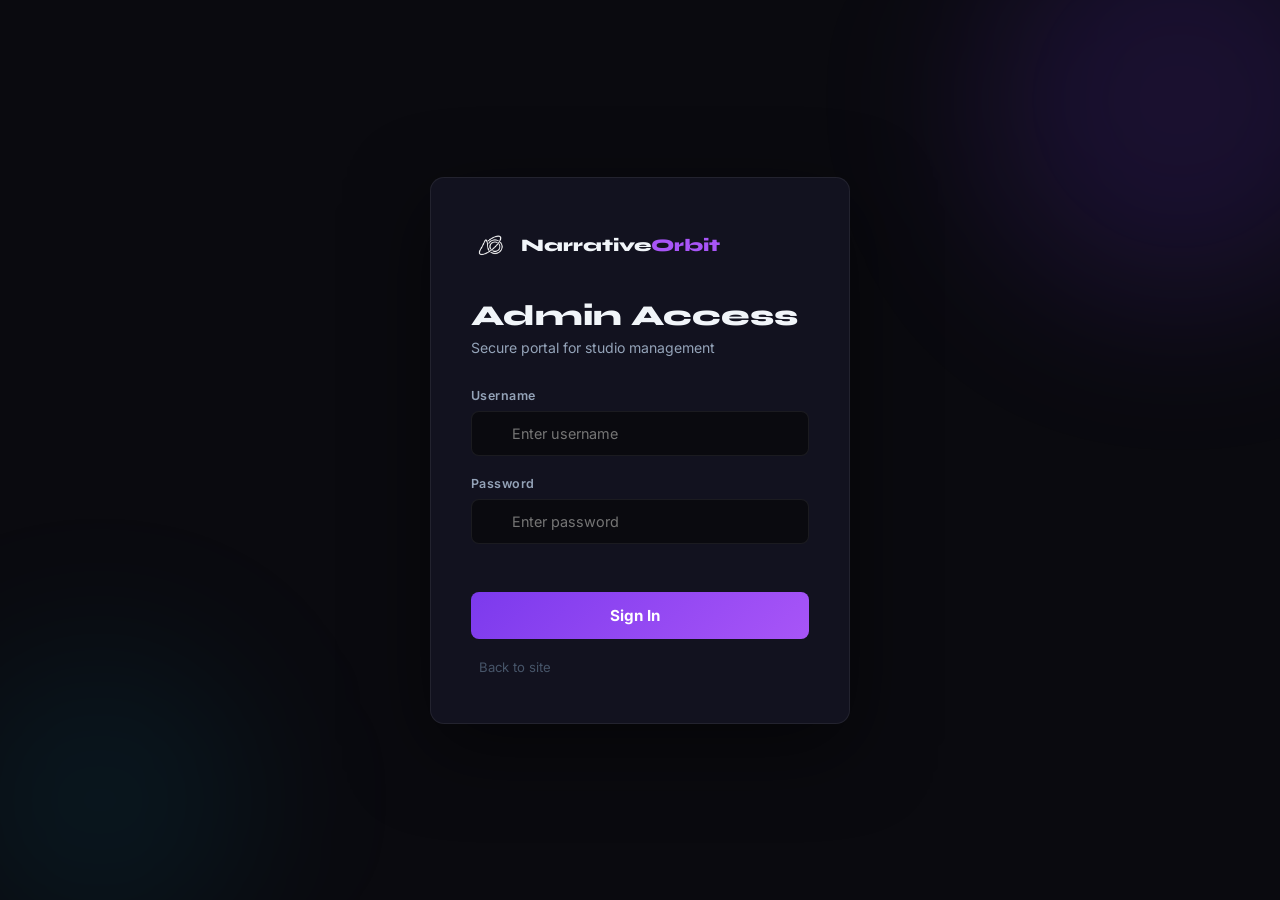
<file: admin/index.html>
<!DOCTYPE html>
<html lang="en">
<head>
    <meta charset="UTF-8">
    <meta name="viewport" content="width=device-width, initial-scale=1.0">
    <title>Dashboard — Narrative Orbit Admin</title>
    <link href="https://fonts.googleapis.com/css2?family=Inter:wght@400;500;600;700;800&family=Syne:wght@700;800&display=swap" rel="stylesheet">
    <link rel="stylesheet" href="https://cdn-uicons.flaticon.com/2.6.0/uicons-regular-rounded/css/uicons-regular-rounded.css">
    <link rel="stylesheet" href="https://cdn-uicons.flaticon.com/2.6.0/uicons-solid-rounded/css/uicons-solid-rounded.css">
    <link rel="stylesheet" href="https://cdn-uicons.flaticon.com/2.6.0/uicons-brands/css/uicons-brands.css">
    <link rel="stylesheet" href="https://cdnjs.cloudflare.com/ajax/libs/font-awesome/6.5.0/css/all.min.css" media="print" onload="this.media='all'">
    <noscript><link rel="stylesheet" href="https://cdnjs.cloudflare.com/ajax/libs/font-awesome/6.5.0/css/all.min.css"></noscript>
    <link rel="stylesheet" href="../css/admin.css">
</head>
<body class="dashboard-page">

    <!-- Sidebar -->
    <aside class="sidebar" id="sidebar">
        <div class="sb-logo">
            <img src="../assets/logo.png" alt="Narrative Orbit" class="admin-logo-img" width="32" height="32">
            <span>Narrative<em>Orbit</em></span>
        </div>
        <nav class="sb-nav">
            <a href="#" class="sb-link active" data-panel="overview">
                <i class="fi fi-sr-chart-pie"></i><span>Overview</span>
            </a>
            <a href="#" class="sb-link" data-panel="quotes">
                <i class="fi fi-rr-envelope"></i><span>Quote Requests</span>
                <span class="sb-badge" id="quoteBadge">0</span>
            </a>
            <a href="#" class="sb-link" data-panel="team">
                <i class="fi fi-sr-users"></i><span>Team</span>
            </a>
            <a href="#" class="sb-link" data-panel="settings">
                <i class="fi fi-rr-settings"></i><span>Settings</span>
            </a>
        </nav>
        <div class="sb-footer">
            <button class="sb-logout" id="logoutBtn">
                <i class="fi fi-rr-sign-out-alt"></i><span>Logout</span>
            </button>
        </div>
    </aside>

    <!-- Main -->
    <main class="dash-main">
        <header class="dash-header">
            <div class="dh-left">
                <h2 id="panelTitle">Overview</h2>
                <span id="panelSub">Welcome back, Admin</span>
            </div>
            <div class="dh-right">
                <span class="dh-time" id="dashTime"></span>
                <a href="../index.html" class="dh-site-link" target="_blank">
                    <i class="fi fi-rr-arrow-up-right-from-square"></i> View Site
                </a>
            </div>
        </header>

        <!-- Overview Panel -->
        <div class="panel active" id="panel-overview">
            <div class="stats-row">
                <div class="stat-card">
                    <div class="sc-icon"><i class="fi fi-rr-envelope"></i></div>
                    <div class="sc-info">
                        <span class="sc-num" id="totalQuotes">0</span>
                        <span class="sc-label">Total Quotes</span>
                    </div>
                </div>
                <div class="stat-card">
                    <div class="sc-icon sc-green"><i class="fi fi-sr-check-circle"></i></div>
                    <div class="sc-info">
                        <span class="sc-num" id="newQuotes">0</span>
                        <span class="sc-label">New (Unread)</span>
                    </div>
                </div>
                <div class="stat-card">
                    <div class="sc-icon sc-purple"><i class="fi fi-rr-calendar"></i></div>
                    <div class="sc-info">
                        <span class="sc-num" id="todayQuotes">0</span>
                        <span class="sc-label">Today</span>
                    </div>
                </div>
                <div class="stat-card">
                    <div class="sc-icon sc-gold"><i class="fi fi-sr-star"></i></div>
                    <div class="sc-info">
                        <span class="sc-num">5</span>
                        <span class="sc-label">Team Members</span>
                    </div>
                </div>
            </div>
            <div class="recent-section">
                <h3>Recent Quote Requests</h3>
                <div class="quotes-table-wrap">
                    <table class="quotes-table" id="recentTable">
                        <thead>
                            <tr>
                                <th>Name</th>
                                <th>Email</th>
                                <th>Service</th>
                                <th>Budget</th>
                                <th>Date</th>
                                <th>Actions</th>
                            </tr>
                        </thead>
                        <tbody id="recentTableBody">
                            <tr class="empty-row"><td colspan="6">No submissions yet.</td></tr>
                        </tbody>
                    </table>
                </div>
            </div>
        </div>

        <!-- Quotes Panel -->
        <div class="panel" id="panel-quotes">
            <div class="panel-toolbar">
                <input type="search" class="search-input" id="quoteSearch" placeholder="Search by name or email...">
                <select class="filter-select" id="serviceFilter">
                    <option value="">All Services</option>
                    <option value="scriptwriting">Scriptwriting</option>
                    <option value="video-editing">Video Editing</option>
                    <option value="content-strategy">Content Strategy</option>
                    <option value="full-production">Full Production</option>
                </select>
                <button class="btn-danger" id="clearAllBtn"><i class="fi fi-rr-trash"></i> Clear All</button>
            </div>
            <div class="quotes-table-wrap">
                <table class="quotes-table">
                    <thead>
                        <tr>
                            <th>Name</th>
                            <th>Email</th>
                            <th>Service</th>
                            <th>Budget</th>
                            <th>Message</th>
                            <th>Date</th>
                            <th>Actions</th>
                        </tr>
                    </thead>
                    <tbody id="quotesTableBody">
                        <tr class="empty-row"><td colspan="7">No submissions yet.</td></tr>
                    </tbody>
                </table>
            </div>
        </div>

        <!-- Team Panel -->
        <div class="panel" id="panel-team">
            <div class="team-admin-grid" id="teamAdminGrid"></div>
        </div>

        <!-- Settings Panel -->
        <div class="panel" id="panel-settings">
            <div class="settings-card">
                <h3>Change Password</h3>
                <form id="changePasswordForm">
                    <div class="lf-field">
                        <label>Current Password</label>
                        <div class="lf-input-wrap"><i class="fi fi-rr-lock"></i><input type="password" id="currentPw" placeholder="Current password"></div>
                    </div>
                    <div class="lf-field">
                        <label>New Password</label>
                        <div class="lf-input-wrap"><i class="fi fi-rr-lock"></i><input type="password" id="newPw" placeholder="New password (min 8 chars)"></div>
                    </div>
                    <div class="lf-field">
                        <label>Confirm New Password</label>
                        <div class="lf-input-wrap"><i class="fi fi-rr-lock"></i><input type="password" id="confirmPw" placeholder="Confirm new password"></div>
                    </div>
                    <div class="settings-msg" id="settingsMsg"></div>
                    <button type="submit" class="login-btn" style="max-width:200px">Update Password</button>
                </form>
            </div>
            <div class="settings-card">
                <h3>Data Management</h3>
                <p style="color:var(--text-2);font-size:0.9rem;margin-bottom:20px;">Export or clear all quote submissions from local storage.</p>
                <div style="display:flex;gap:12px;flex-wrap:wrap;">
                    <button class="btn-export" id="exportBtn"><i class="fi fi-rr-download"></i> Export JSON</button>
                    <button class="btn-danger" id="clearDataBtn"><i class="fi fi-rr-trash"></i> Clear All Data</button>
                </div>
            </div>
        </div>
    </main>

    <!-- Quote Detail Modal -->
    <div class="modal-overlay" id="modalOverlay">
        <div class="modal-card" id="modalCard">
            <button class="modal-close" id="modalClose"><i class="fi fi-rr-cross"></i></button>
            <div class="modal-content" id="modalContent"></div>
        </div>
    </div>

    <script src="../js/admin.js"></script>
</body>
</html>
</file>
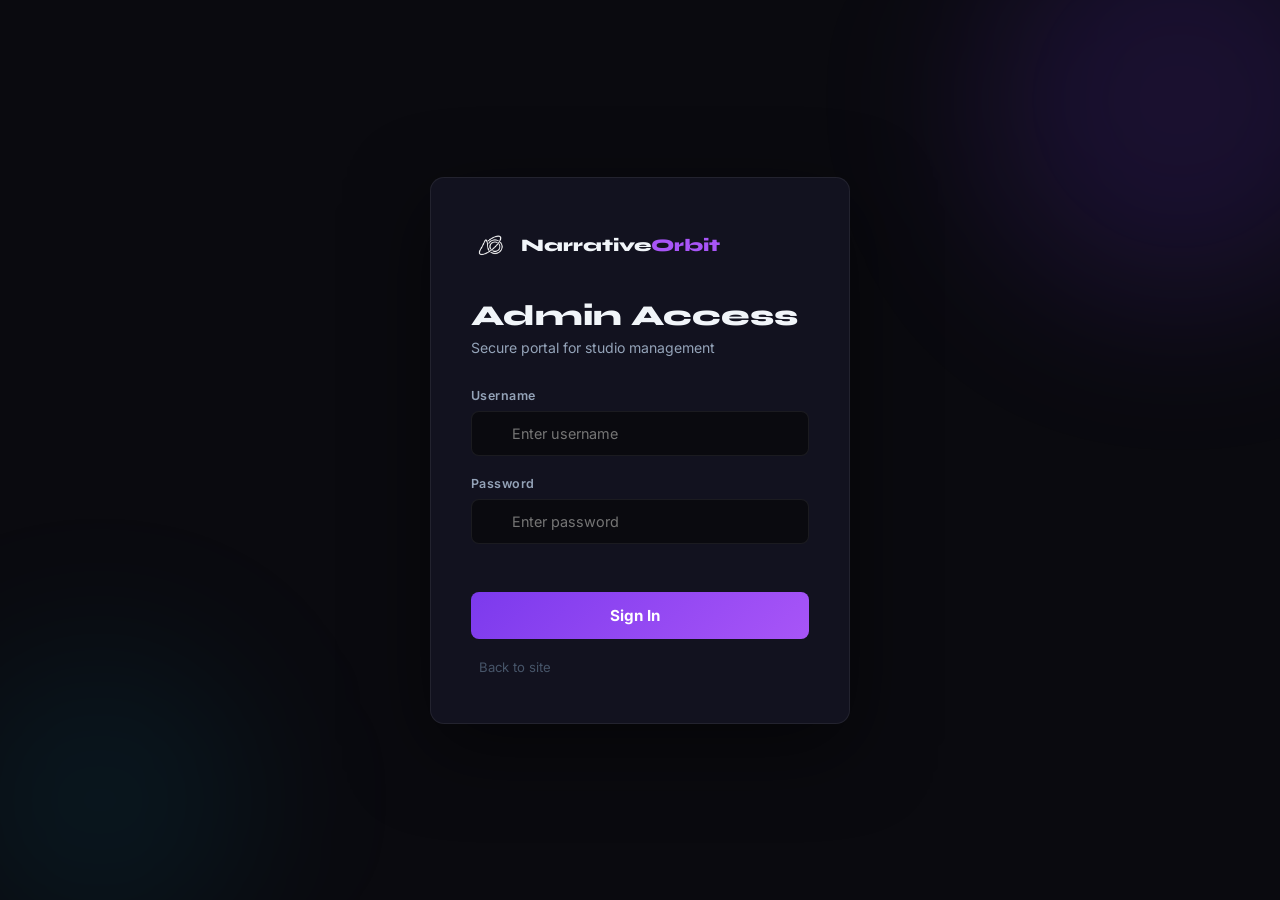
<file: admin/login.html>
<!DOCTYPE html>
<html lang="en">
<head>
    <meta charset="UTF-8">
    <meta name="viewport" content="width=device-width, initial-scale=1.0">
    <title>Admin Login — Narrative Orbit</title>
    <link href="https://fonts.googleapis.com/css2?family=Inter:wght@400;500;600;700;800&family=Syne:wght@700;800&display=swap" rel="stylesheet">
    <link rel="stylesheet" href="https://cdn-uicons.flaticon.com/2.6.0/uicons-regular-rounded/css/uicons-regular-rounded.css">
    <link rel="stylesheet" href="https://cdn-uicons.flaticon.com/2.6.0/uicons-solid-rounded/css/uicons-solid-rounded.css">
    <link rel="stylesheet" href="https://cdn-uicons.flaticon.com/2.6.0/uicons-brands/css/uicons-brands.css">
    <link rel="stylesheet" href="https://cdnjs.cloudflare.com/ajax/libs/font-awesome/6.5.0/css/all.min.css" media="print" onload="this.media='all'">
    <noscript><link rel="stylesheet" href="https://cdnjs.cloudflare.com/ajax/libs/font-awesome/6.5.0/css/all.min.css"></noscript>
    <link rel="stylesheet" href="../css/admin.css">
</head>
<body class="login-page">
    <div class="login-bg">
        <div class="login-orb orb-a"></div>
        <div class="login-orb orb-b"></div>
    </div>
    <div class="login-card">
        <div class="login-logo">
            <img src="../assets/logo.png" alt="Narrative Orbit" class="admin-logo-img" width="40" height="40">
            <span>Narrative<em>Orbit</em></span>
        </div>
        <h1>Admin Access</h1>
        <p class="login-sub">Secure portal for studio management</p>
        <form id="loginForm" novalidate>
            <div class="lf-field">
                <label for="lusername">Username</label>
                <div class="lf-input-wrap">
                    <i class="fi fi-rr-user"></i>
                    <input type="text" id="lusername" name="username" placeholder="Enter username" autocomplete="username" required>
                </div>
            </div>
            <div class="lf-field">
                <label for="lpassword">Password</label>
                <div class="lf-input-wrap">
                    <i class="fi fi-rr-lock"></i>
                    <input type="password" id="lpassword" name="password" placeholder="Enter password" autocomplete="current-password" required>
                    <button type="button" class="toggle-pw" id="togglePw" aria-label="Toggle password">
                        <i class="fi fi-rr-eye" id="pwIcon"></i>
                    </button>
                </div>
            </div>
            <div class="login-error" id="loginError"></div>
            <button type="submit" class="login-btn" id="loginBtn">
                <span class="lb-text">Sign In</span>
                <span class="lb-icon"><i class="fi fi-rr-arrow-right"></i></span>
                <span class="lb-loader" style="display:none"><i class="fi fi-rr-spinner"></i></span>
            </button>
        </form>
        <a href="../index.html" class="back-link"><i class="fi fi-rr-arrow-left"></i> Back to site</a>
    </div>
    <script src="../js/admin.js"></script>
</body>
</html>
</file>
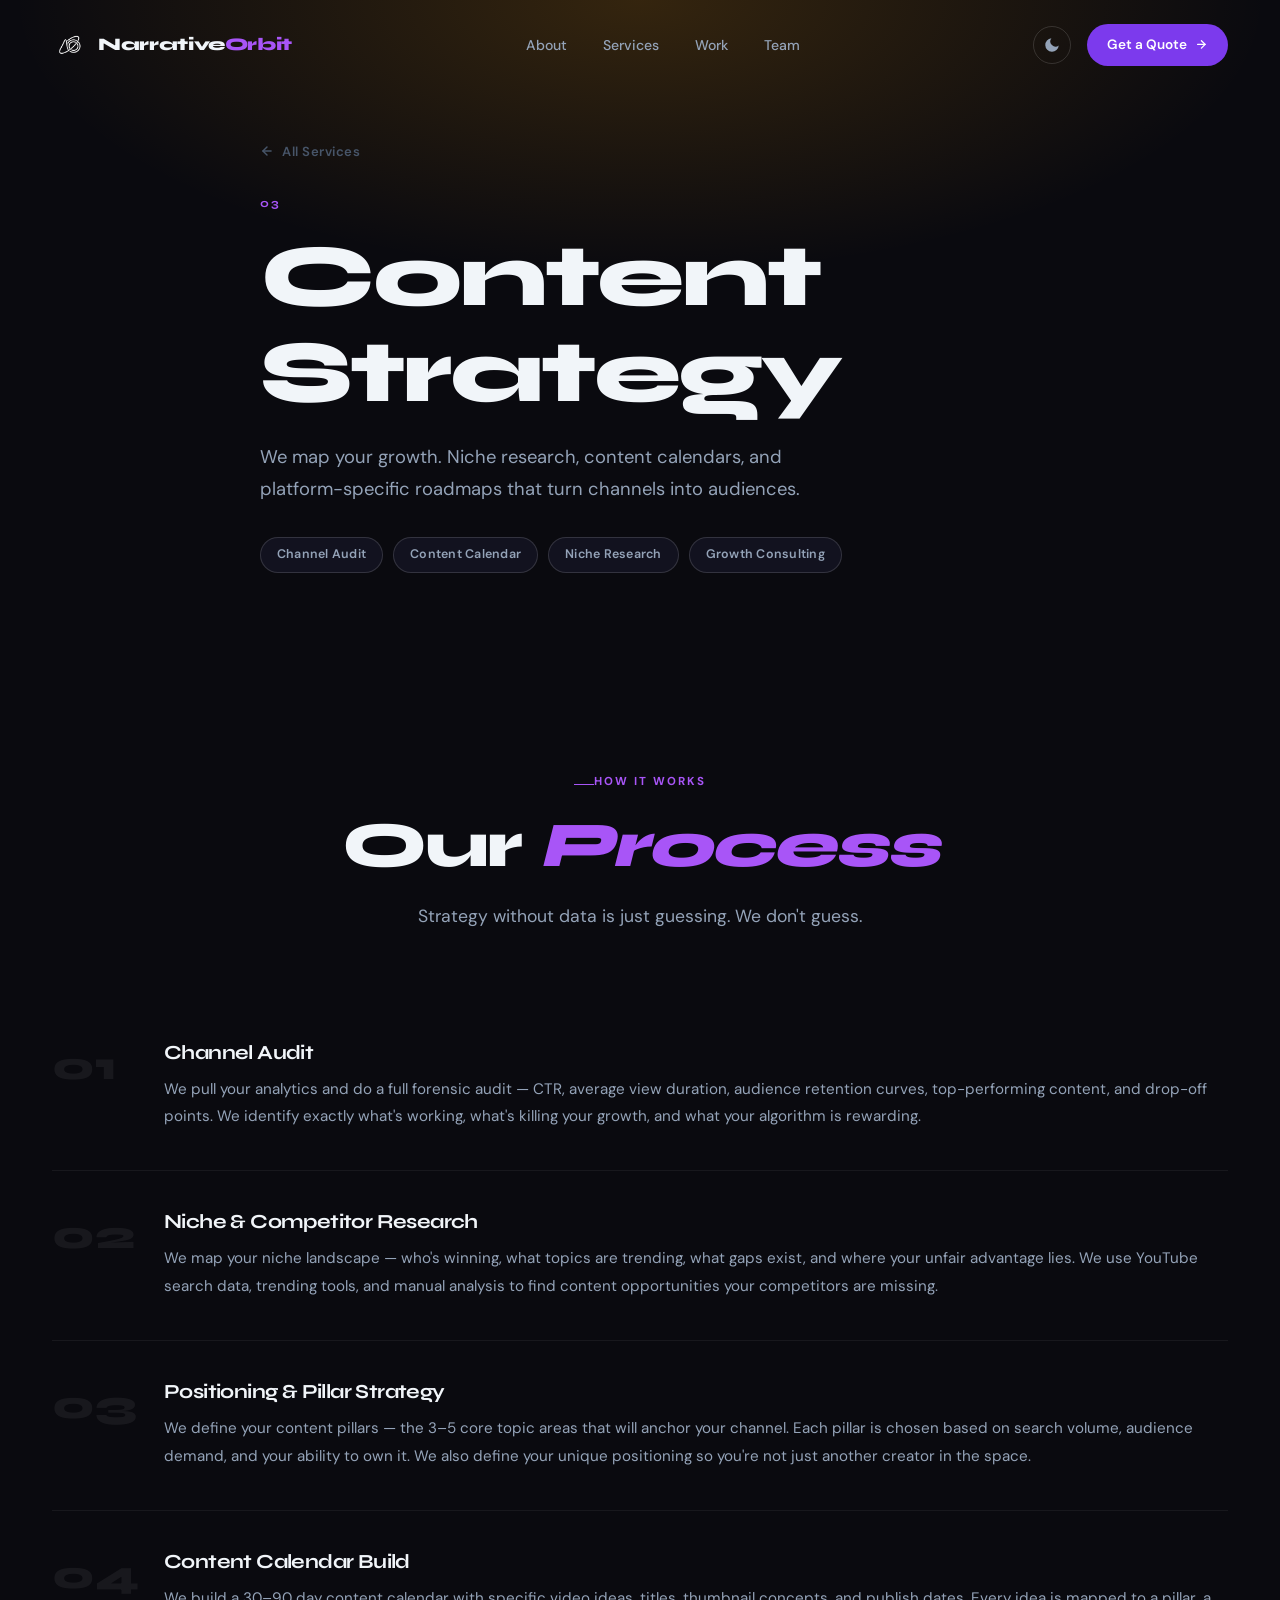
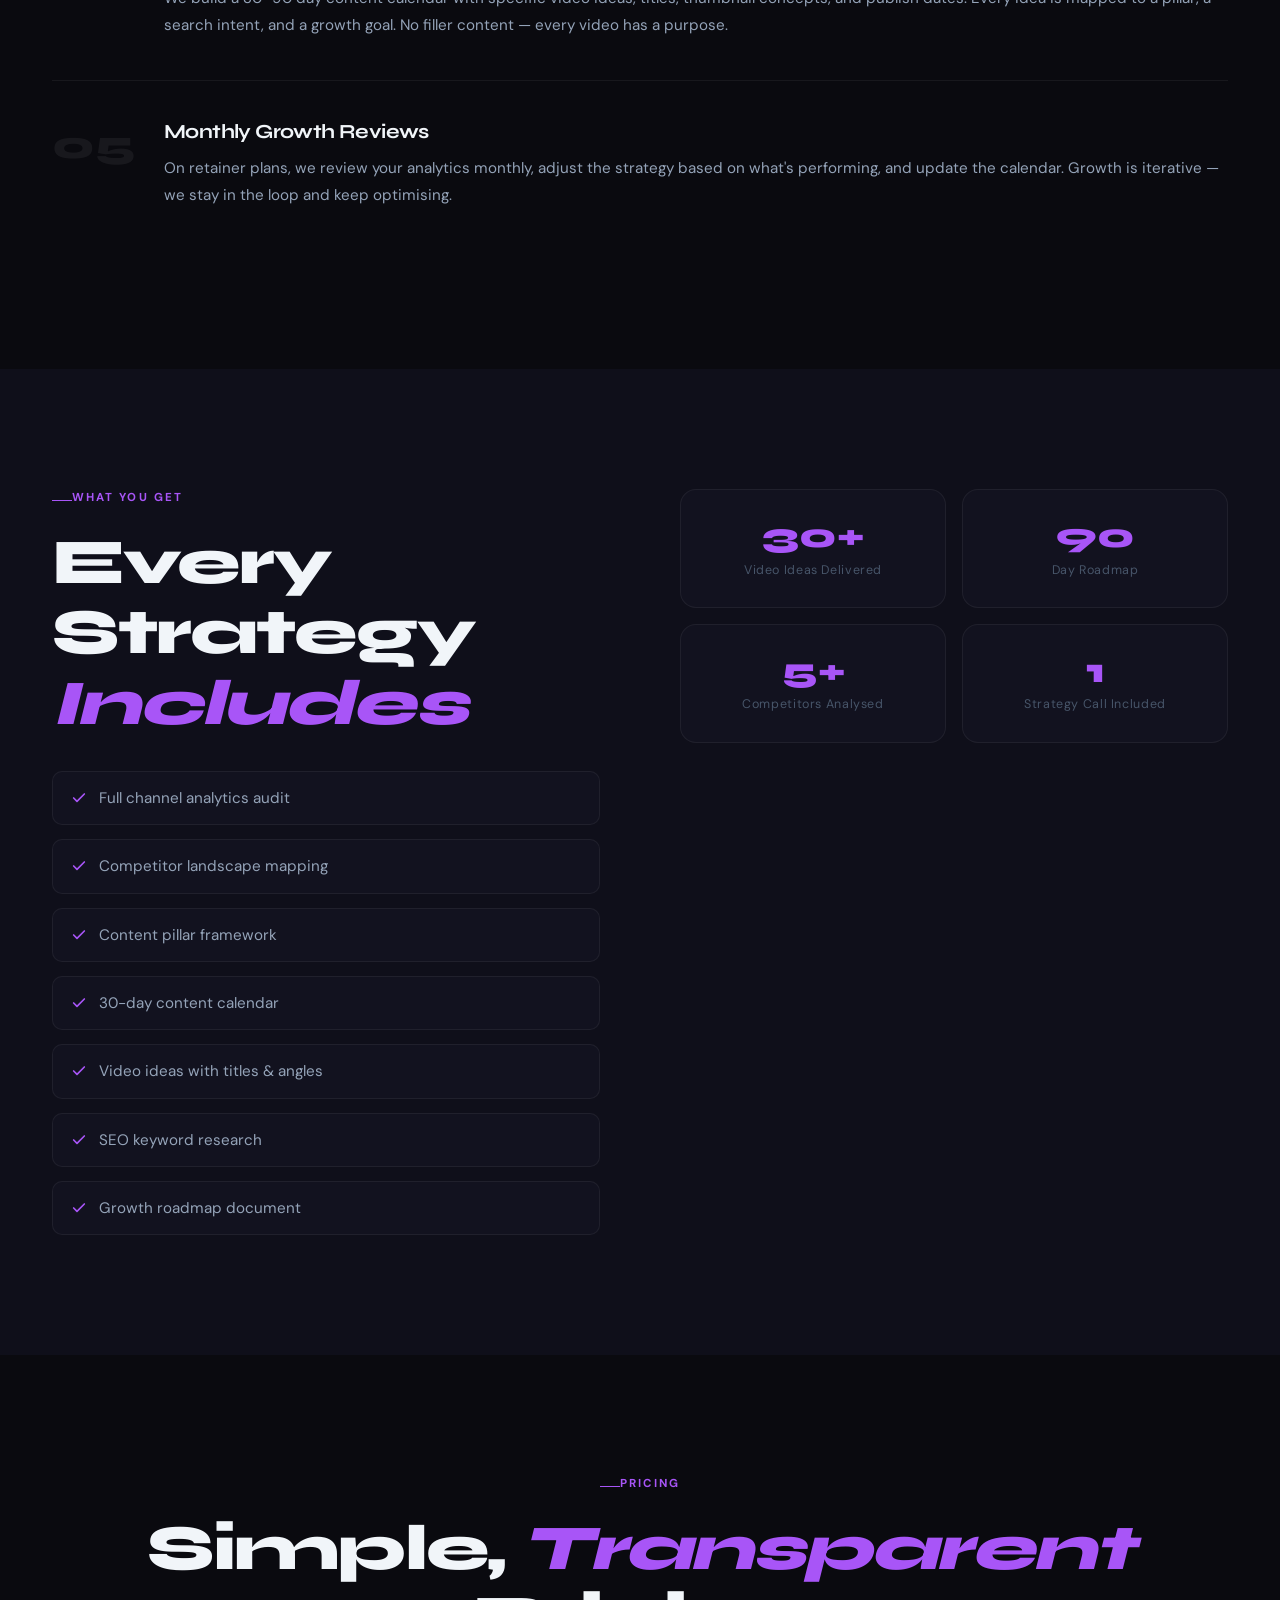
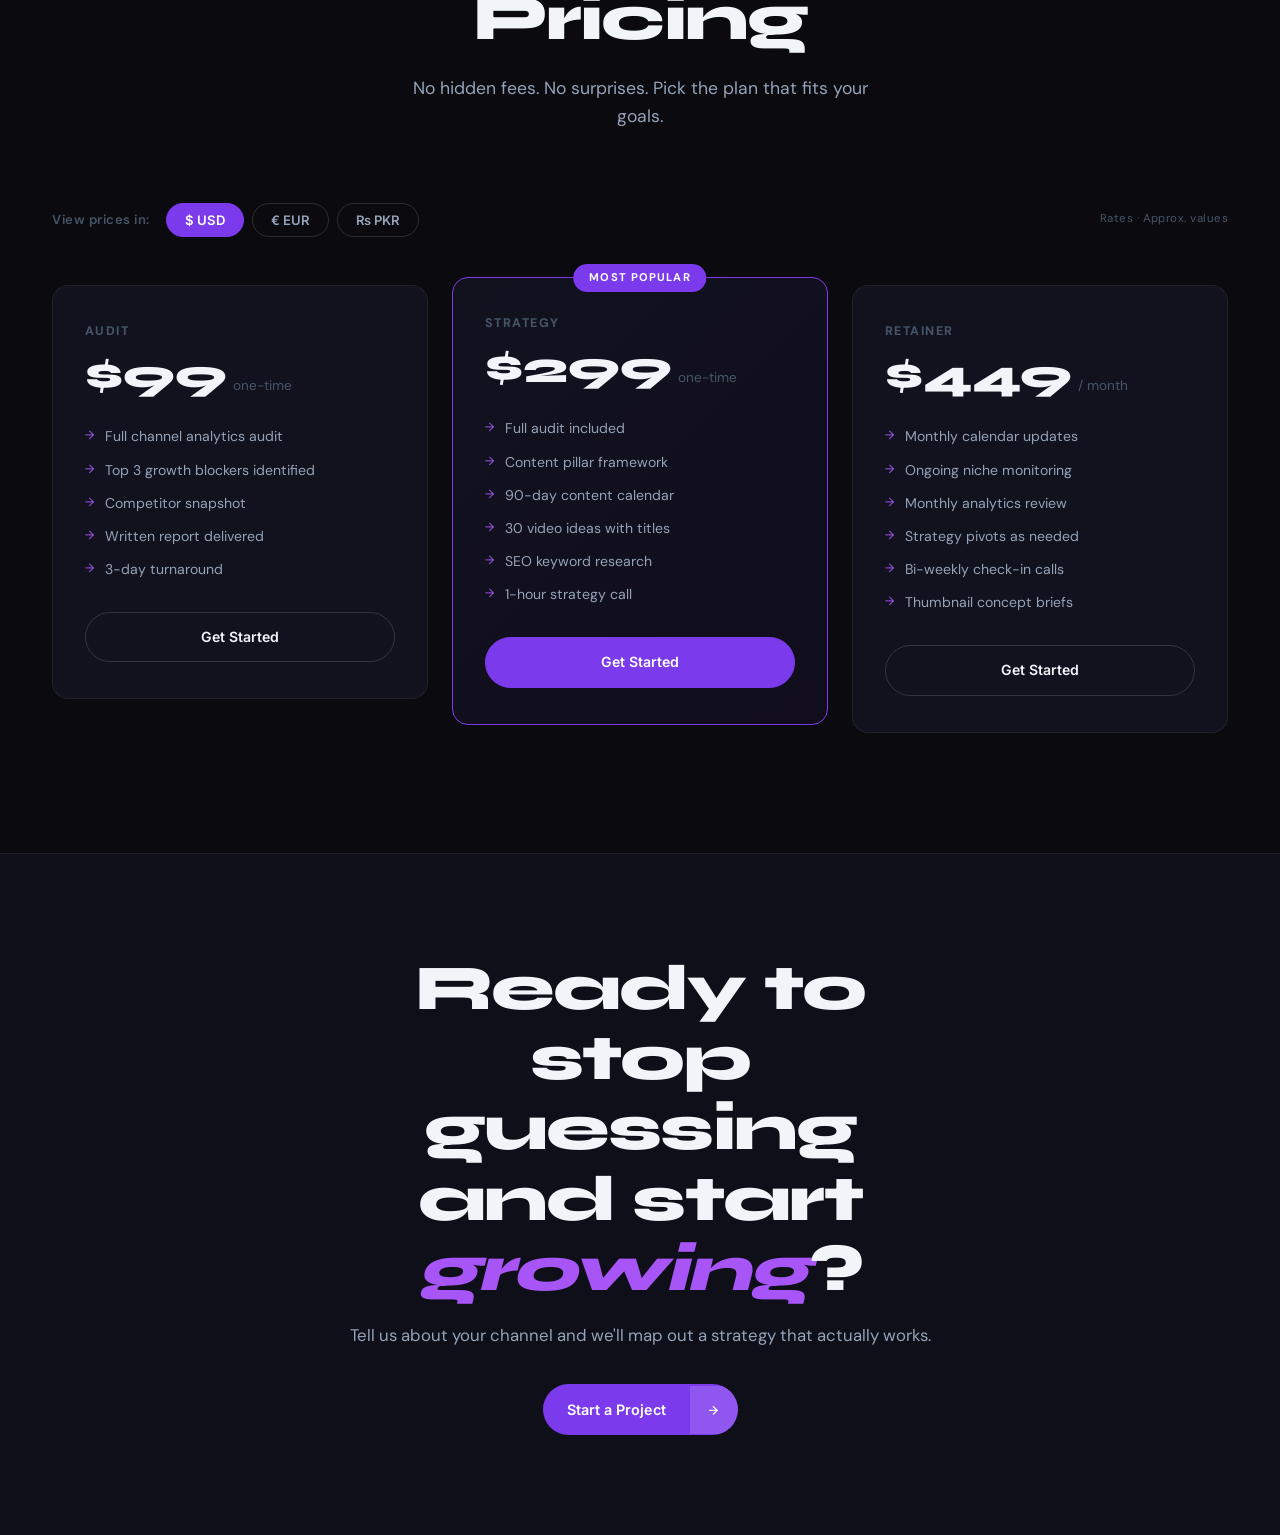
<file: services/content-strategy.html>
<!DOCTYPE html>
<html lang="en">
<head>
    <meta charset="UTF-8">
    <meta name="viewport" content="width=device-width, initial-scale=1.0">
    <title>Content Strategy — Narrative Orbit</title>
    <meta name="description" content="Data-driven content strategy — channel audits, content calendars, niche research, and growth consulting that turns channels into audiences.">
    <link rel="preconnect" href="https://fonts.googleapis.com">
    <link rel="preconnect" href="https://fonts.gstatic.com" crossorigin>
    <link href="https://fonts.googleapis.com/css2?family=Inter:wght@400;600;700;800&family=Syne:wght@700;800&family=DM+Sans:wght@300;400;500&display=optional" rel="stylesheet">
    <link rel="stylesheet" href="../css/main.css">
    <link rel="stylesheet" href="../css/service-detail.css">
</head>
<body>

    <div class="noise" aria-hidden="true"></div>

    <nav id="nav">
        <div class="nav-inner">
            <a href="../index.html" class="nav-logo">
                <img src="../assets/logo.png" alt="Narrative Orbit logo" class="nav-logo-img" width="36" height="36">
                <span class="logo-text">Narrative<em>Orbit</em></span>
            </a>
            <div class="nav-center">
                <a href="../index.html#about" class="nav-link"><span>About</span></a>
                <a href="../index.html#services" class="nav-link"><span>Services</span></a>
                <a href="../index.html#work" class="nav-link"><span>Work</span></a>
                <a href="../index.html#team" class="nav-link"><span>Team</span></a>
            </div>
            <div class="nav-right">
                <button class="theme-toggle" id="themeToggle" aria-label="Toggle light/dark theme">
                    <svg id="themeIcon" xmlns="http://www.w3.org/2000/svg" width="18" height="18" viewBox="0 0 24 24" fill="currentColor"><path d="M21 12.79A9 9 0 1 1 11.21 3 7 7 0 0 0 21 12.79z"/></svg>
                </button>
                <a href="../index.html#contact" class="nav-cta">
                    <span>Get a Quote</span>
                    <svg xmlns="http://www.w3.org/2000/svg" width="14" height="14" viewBox="0 0 24 24" fill="none" stroke="currentColor" stroke-width="2.5" stroke-linecap="round" stroke-linejoin="round"><line x1="5" y1="12" x2="19" y2="12"/><polyline points="12 5 19 12 12 19"/></svg>
                </a>
            </div>
        </div>
    </nav>

    <main>
        <section class="svc-hero">
            <div class="svc-hero-bg">
                <div class="svc-hero-gradient" style="--clr: 245,158,11"></div>
            </div>
            <div class="container">
                <div class="svc-hero-inner">
                    <a href="../index.html#services" class="svc-back">
                        <svg xmlns="http://www.w3.org/2000/svg" width="14" height="14" viewBox="0 0 24 24" fill="none" stroke="currentColor" stroke-width="2.5" stroke-linecap="round" stroke-linejoin="round"><line x1="19" y1="12" x2="5" y2="12"/><polyline points="12 19 5 12 12 5"/></svg>
                        All Services
                    </a>
                    <div class="svc-num">03</div>
                    <h1>Content Strategy</h1>
                    <p class="svc-hero-sub">We map your growth. Niche research, content calendars, and platform-specific roadmaps that turn channels into audiences.</p>
                    <div class="svc-hero-tags">
                        <span>Channel Audit</span>
                        <span>Content Calendar</span>
                        <span>Niche Research</span>
                        <span>Growth Consulting</span>
                    </div>
                </div>
            </div>
        </section>

        <section class="section svc-process-section">
            <div class="container">
                <div class="section-header" data-scroll>
                    <div class="section-tag">How It Works</div>
                    <h2 class="section-title">Our <em>Process</em></h2>
                    <p class="section-sub">Strategy without data is just guessing. We don't guess.</p>
                </div>
                <div class="process-steps">
                    <div class="process-step" data-scroll>
                        <div class="ps-num">01</div>
                        <div class="ps-content">
                            <h3>Channel Audit</h3>
                            <p>We pull your analytics and do a full forensic audit — CTR, average view duration, audience retention curves, top-performing content, and drop-off points. We identify exactly what's working, what's killing your growth, and what your algorithm is rewarding.</p>
                        </div>
                    </div>
                    <div class="process-step" data-scroll>
                        <div class="ps-num">02</div>
                        <div class="ps-content">
                            <h3>Niche & Competitor Research</h3>
                            <p>We map your niche landscape — who's winning, what topics are trending, what gaps exist, and where your unfair advantage lies. We use YouTube search data, trending tools, and manual analysis to find content opportunities your competitors are missing.</p>
                        </div>
                    </div>
                    <div class="process-step" data-scroll>
                        <div class="ps-num">03</div>
                        <div class="ps-content">
                            <h3>Positioning & Pillar Strategy</h3>
                            <p>We define your content pillars — the 3–5 core topic areas that will anchor your channel. Each pillar is chosen based on search volume, audience demand, and your ability to own it. We also define your unique positioning so you're not just another creator in the space.</p>
                        </div>
                    </div>
                    <div class="process-step" data-scroll>
                        <div class="ps-num">04</div>
                        <div class="ps-content">
                            <h3>Content Calendar Build</h3>
                            <p>We build a 30–90 day content calendar with specific video ideas, titles, thumbnail concepts, and publish dates. Every idea is mapped to a pillar, a search intent, and a growth goal. No filler content — every video has a purpose.</p>
                        </div>
                    </div>
                    <div class="process-step" data-scroll>
                        <div class="ps-num">05</div>
                        <div class="ps-content">
                            <h3>Monthly Growth Reviews</h3>
                            <p>On retainer plans, we review your analytics monthly, adjust the strategy based on what's performing, and update the calendar. Growth is iterative — we stay in the loop and keep optimising.</p>
                        </div>
                    </div>
                </div>
            </div>
        </section>

        <section class="section svc-includes-section">
            <div class="container">
                <div class="svc-includes-grid">
                    <div class="svc-includes-left" data-scroll>
                        <div class="section-tag">What You Get</div>
                        <h2 class="section-title">Every Strategy <em>Includes</em></h2>
                        <ul class="svc-includes-list">
                            <li><svg xmlns="http://www.w3.org/2000/svg" width="16" height="16" viewBox="0 0 24 24" fill="none" stroke="currentColor" stroke-width="2.5" stroke-linecap="round" stroke-linejoin="round"><polyline points="20 6 9 17 4 12"/></svg> Full channel analytics audit</li>
                            <li><svg xmlns="http://www.w3.org/2000/svg" width="16" height="16" viewBox="0 0 24 24" fill="none" stroke="currentColor" stroke-width="2.5" stroke-linecap="round" stroke-linejoin="round"><polyline points="20 6 9 17 4 12"/></svg> Competitor landscape mapping</li>
                            <li><svg xmlns="http://www.w3.org/2000/svg" width="16" height="16" viewBox="0 0 24 24" fill="none" stroke="currentColor" stroke-width="2.5" stroke-linecap="round" stroke-linejoin="round"><polyline points="20 6 9 17 4 12"/></svg> Content pillar framework</li>
                            <li><svg xmlns="http://www.w3.org/2000/svg" width="16" height="16" viewBox="0 0 24 24" fill="none" stroke="currentColor" stroke-width="2.5" stroke-linecap="round" stroke-linejoin="round"><polyline points="20 6 9 17 4 12"/></svg> 30-day content calendar</li>
                            <li><svg xmlns="http://www.w3.org/2000/svg" width="16" height="16" viewBox="0 0 24 24" fill="none" stroke="currentColor" stroke-width="2.5" stroke-linecap="round" stroke-linejoin="round"><polyline points="20 6 9 17 4 12"/></svg> Video ideas with titles & angles</li>
                            <li><svg xmlns="http://www.w3.org/2000/svg" width="16" height="16" viewBox="0 0 24 24" fill="none" stroke="currentColor" stroke-width="2.5" stroke-linecap="round" stroke-linejoin="round"><polyline points="20 6 9 17 4 12"/></svg> SEO keyword research</li>
                            <li><svg xmlns="http://www.w3.org/2000/svg" width="16" height="16" viewBox="0 0 24 24" fill="none" stroke="currentColor" stroke-width="2.5" stroke-linecap="round" stroke-linejoin="round"><polyline points="20 6 9 17 4 12"/></svg> Growth roadmap document</li>
                        </ul>
                    </div>
                    <div class="svc-includes-right" data-scroll>
                        <div class="svc-stat-card">
                            <div class="ssc-num">30+</div>
                            <div class="ssc-label">Video Ideas Delivered</div>
                        </div>
                        <div class="svc-stat-card">
                            <div class="ssc-num">90</div>
                            <div class="ssc-label">Day Roadmap</div>
                        </div>
                        <div class="svc-stat-card">
                            <div class="ssc-num">5+</div>
                            <div class="ssc-label">Competitors Analysed</div>
                        </div>
                        <div class="svc-stat-card">
                            <div class="ssc-num">1</div>
                            <div class="ssc-label">Strategy Call Included</div>
                        </div>
                    </div>
                </div>
            </div>
        </section>

        <section class="section pricing-section" id="pricing">
            <div class="container">
                <div class="section-header" data-scroll>
                    <div class="section-tag">Pricing</div>
                    <h2 class="section-title">Simple, <em>Transparent</em> Pricing</h2>
                    <p class="section-sub">No hidden fees. No surprises. Pick the plan that fits your goals.</p>
                </div>
                <div class="currency-converter" data-scroll>
                    <div class="cc-label">View prices in:</div>
                    <div class="cc-buttons">
                        <button class="cc-btn active" data-currency="USD">$ USD</button>
                        <button class="cc-btn" data-currency="EUR">€ EUR</button>
                        <button class="cc-btn" data-currency="PKR">₨ PKR</button>
                    </div>
                    <div class="cc-rate-note" id="rateNote">Live rates · Updated today</div>
                </div>
                <div class="pricing-grid">
                    <div class="pricing-card" data-scroll>
                        <div class="pc-header">
                            <div class="pc-tier">Audit</div>
                            <div class="pc-price">
                                <span class="pc-amount" data-usd="99">$99</span>
                                <span class="pc-per">one-time</span>
                            </div>
                        </div>
                        <ul class="pc-features">
                            <li>Full channel analytics audit</li>
                            <li>Top 3 growth blockers identified</li>
                            <li>Competitor snapshot</li>
                            <li>Written report delivered</li>
                            <li>3-day turnaround</li>
                        </ul>
                        <a href="../index.html#contact" class="pc-cta">Get Started</a>
                    </div>
                    <div class="pricing-card pc-featured" data-scroll>
                        <div class="pc-badge">Most Popular</div>
                        <div class="pc-header">
                            <div class="pc-tier">Strategy</div>
                            <div class="pc-price">
                                <span class="pc-amount" data-usd="299">$299</span>
                                <span class="pc-per">one-time</span>
                            </div>
                        </div>
                        <ul class="pc-features">
                            <li>Full audit included</li>
                            <li>Content pillar framework</li>
                            <li>90-day content calendar</li>
                            <li>30 video ideas with titles</li>
                            <li>SEO keyword research</li>
                            <li>1-hour strategy call</li>
                        </ul>
                        <a href="../index.html#contact" class="pc-cta pc-cta-primary">Get Started</a>
                    </div>
                    <div class="pricing-card" data-scroll>
                        <div class="pc-header">
                            <div class="pc-tier">Retainer</div>
                            <div class="pc-price">
                                <span class="pc-amount" data-usd="449">$449</span>
                                <span class="pc-per">/ month</span>
                            </div>
                        </div>
                        <ul class="pc-features">
                            <li>Monthly calendar updates</li>
                            <li>Ongoing niche monitoring</li>
                            <li>Monthly analytics review</li>
                            <li>Strategy pivots as needed</li>
                            <li>Bi-weekly check-in calls</li>
                            <li>Thumbnail concept briefs</li>
                        </ul>
                        <a href="../index.html#contact" class="pc-cta">Get Started</a>
                    </div>
                </div>
            </div>
        </section>

        <section class="svc-cta-section">
            <div class="container">
                <div class="svc-cta-inner" data-scroll>
                    <h2>Ready to stop guessing and start <em>growing</em>?</h2>
                    <p>Tell us about your channel and we'll map out a strategy that actually works.</p>
                    <a href="../index.html#contact" class="btn-primary">
                        <span class="btn-text">Start a Project</span>
                        <span class="btn-icon"><svg xmlns="http://www.w3.org/2000/svg" width="14" height="14" viewBox="0 0 24 24" fill="none" stroke="currentColor" stroke-width="2.5" stroke-linecap="round" stroke-linejoin="round"><line x1="5" y1="12" x2="19" y2="12"/><polyline points="12 5 19 12 12 19"/></svg></span>
                    </a>
                </div>
            </div>
        </section>
    </main>

    <script src="../js/service-detail.js"></script>
</body>
</html>
</file>
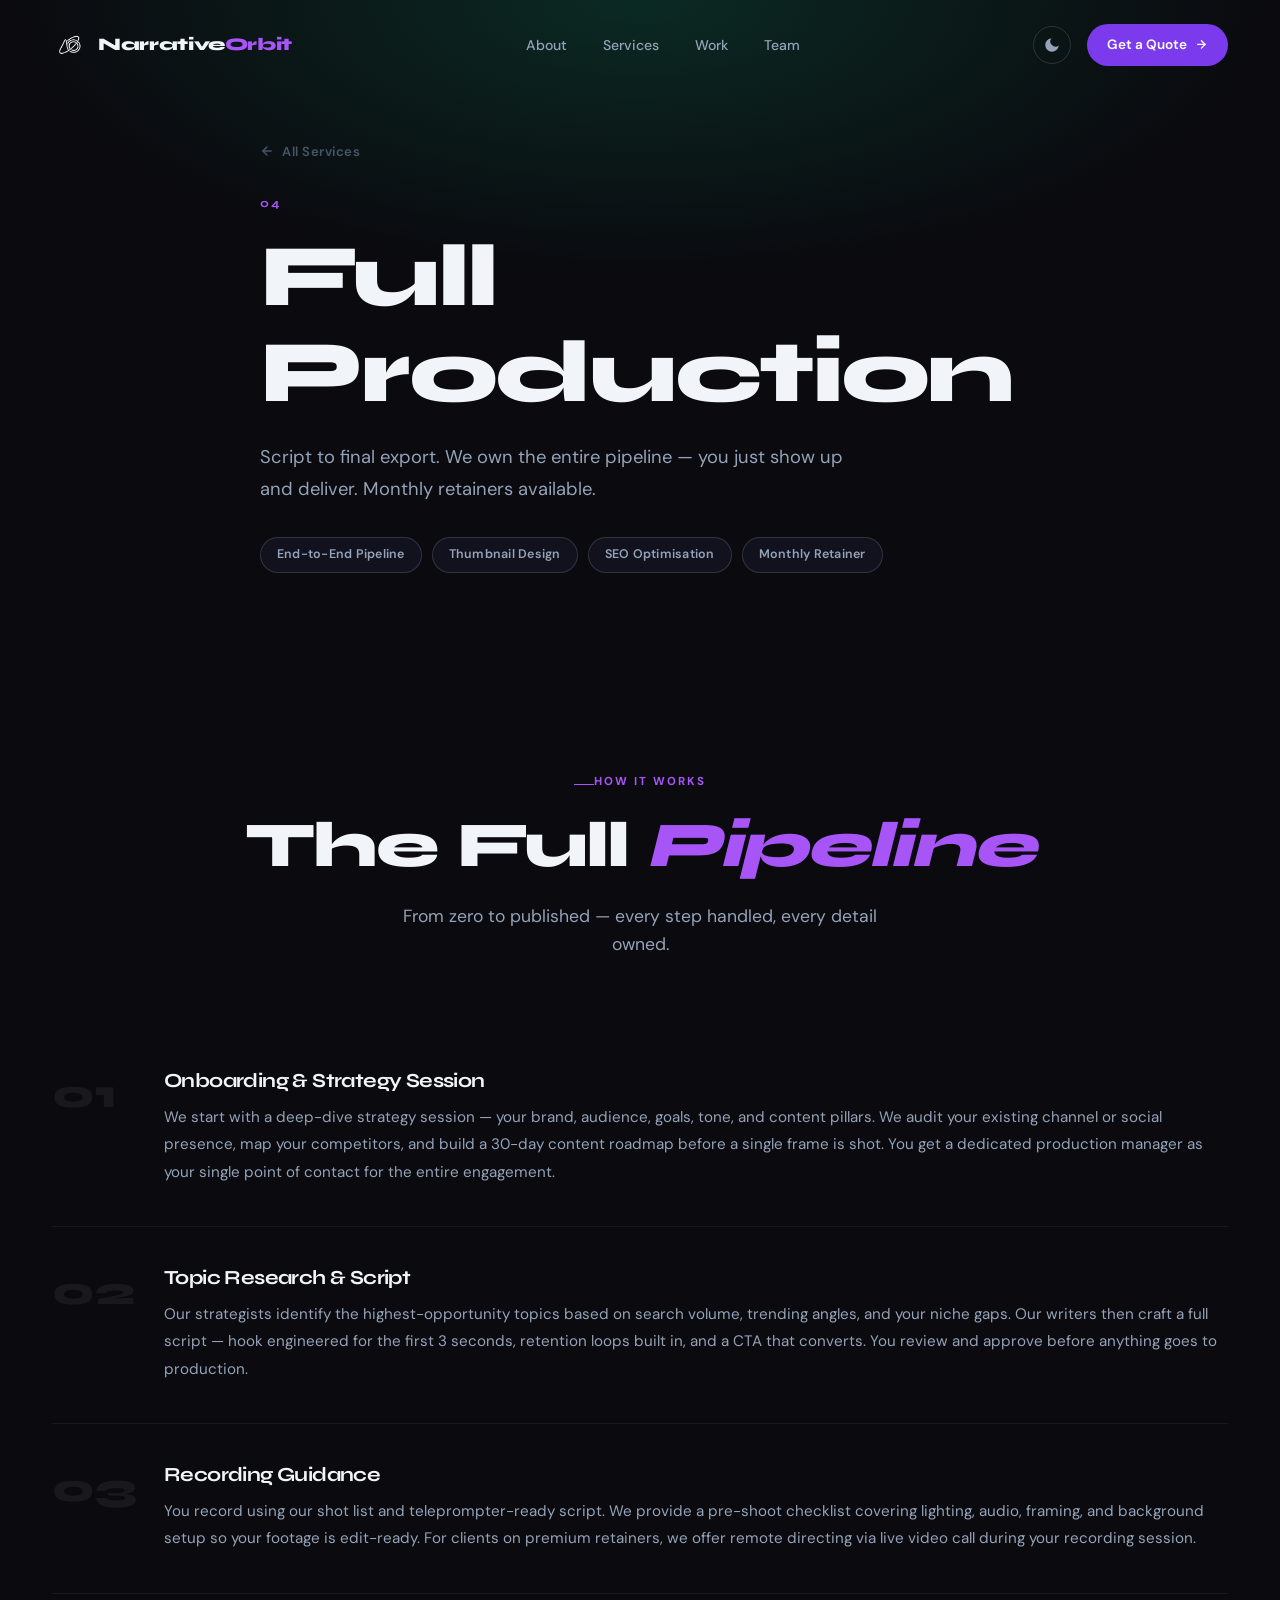
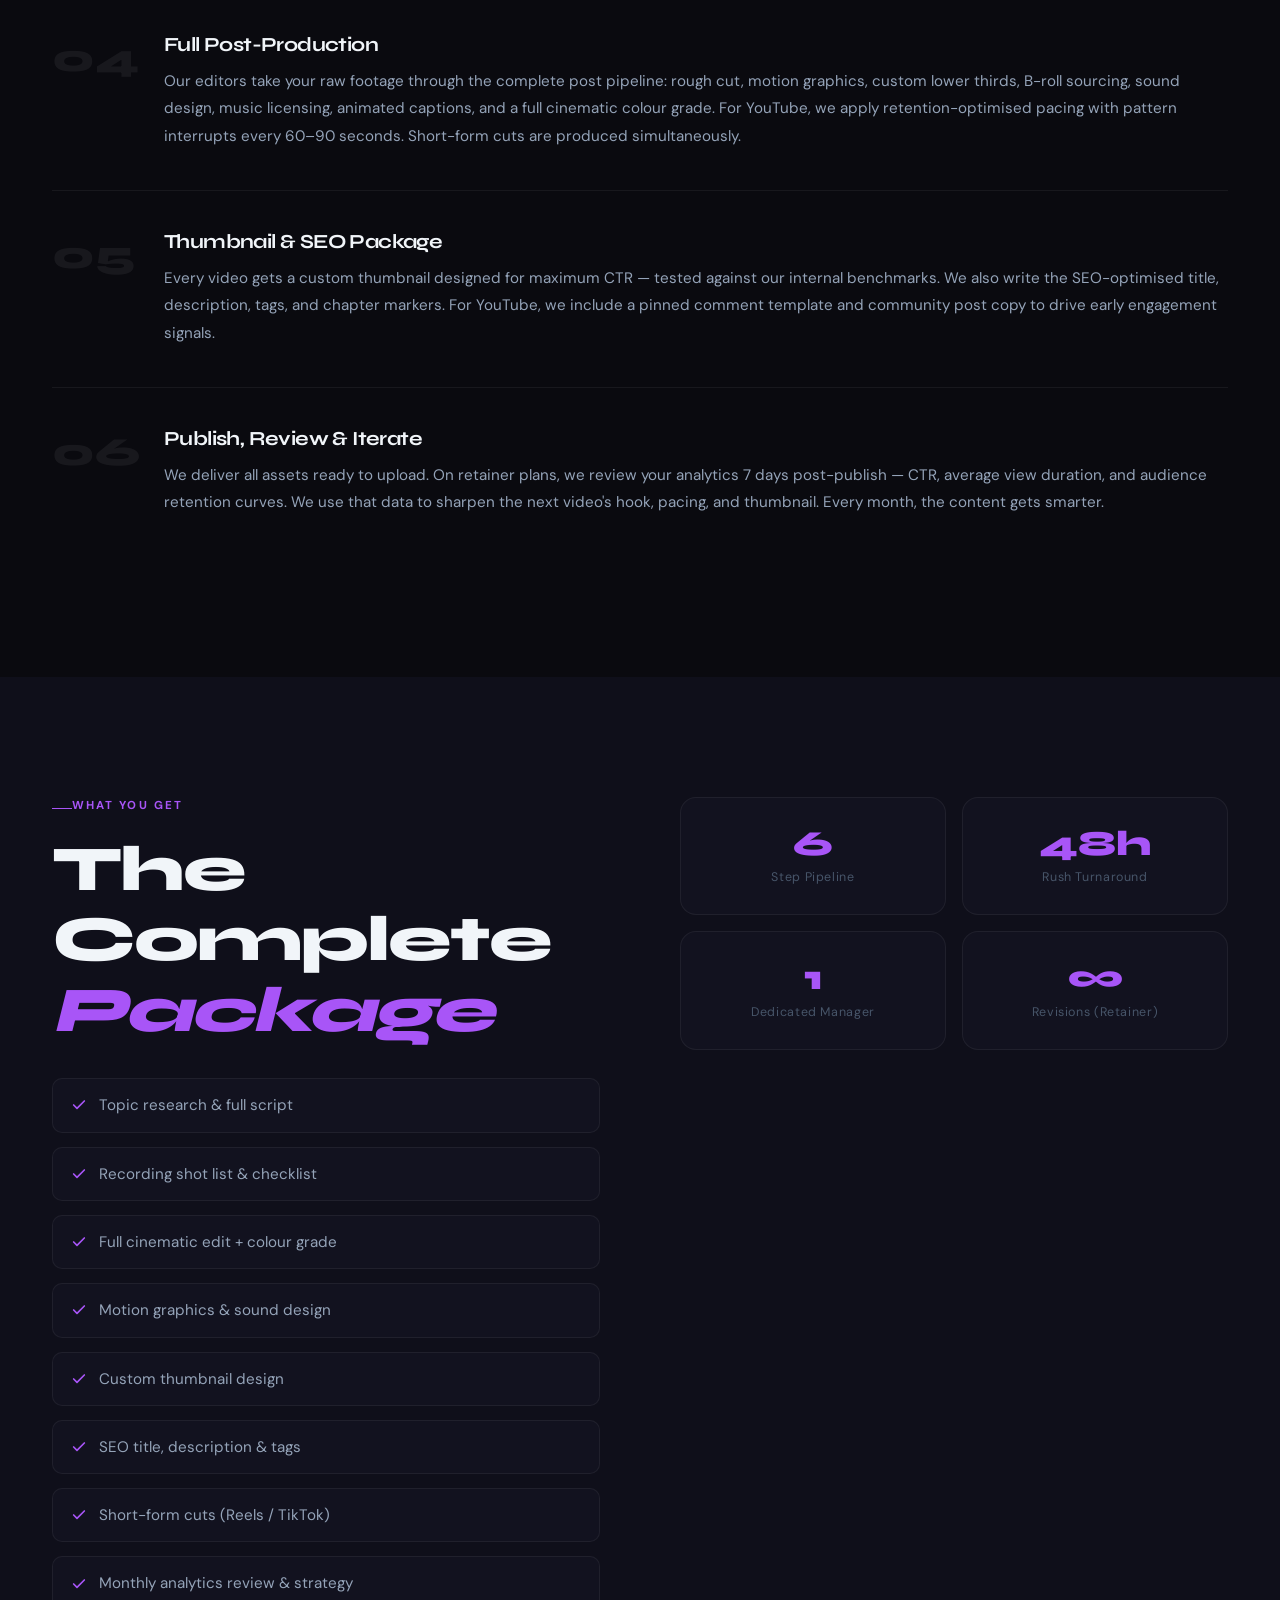
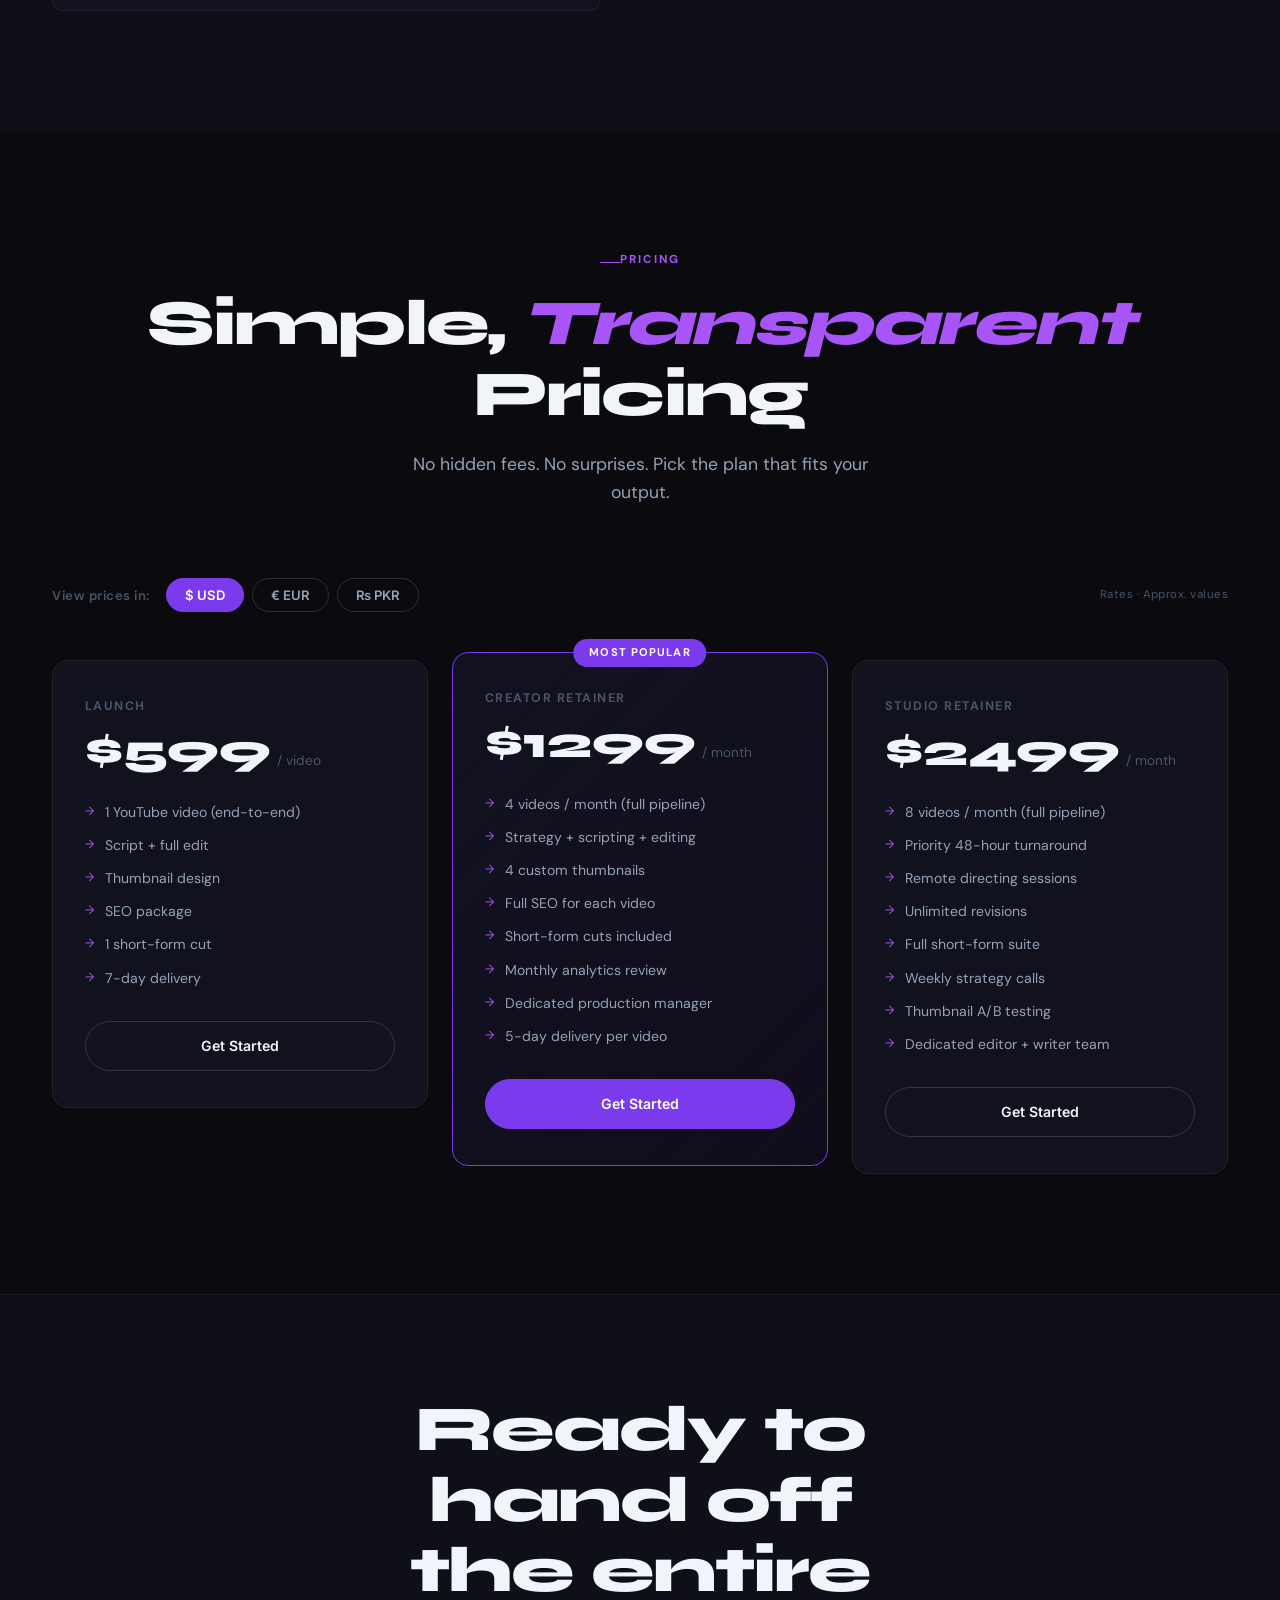
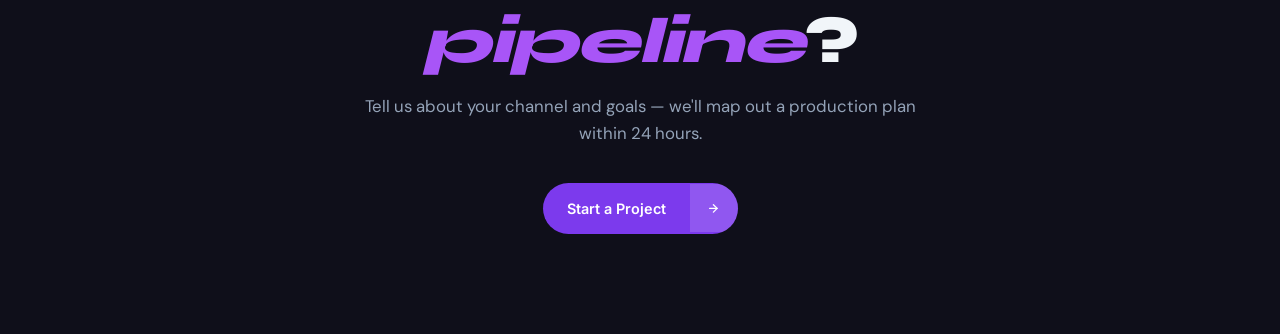
<file: services/full-production.html>
<!DOCTYPE html>
<html lang="en">
<head>
    <meta charset="UTF-8">
    <meta name="viewport" content="width=device-width, initial-scale=1.0">
    <title>Full Production — Narrative Orbit</title>
    <meta name="description" content="End-to-end content production — script to final export. We own the entire pipeline so you just show up and deliver. Monthly retainers available.">
    <link rel="preconnect" href="https://fonts.googleapis.com">
    <link rel="preconnect" href="https://fonts.gstatic.com" crossorigin>
    <link href="https://fonts.googleapis.com/css2?family=Inter:wght@400;600;700;800&family=Syne:wght@700;800&family=DM+Sans:wght@300;400;500&display=optional" rel="stylesheet">
    <link rel="stylesheet" href="../css/main.css">
    <link rel="stylesheet" href="../css/service-detail.css">
</head>
<body>

    <div class="noise" aria-hidden="true"></div>

    <nav id="nav">
        <div class="nav-inner">
            <a href="../index.html" class="nav-logo">
                <img src="../assets/logo.png" alt="Narrative Orbit logo" class="nav-logo-img" width="36" height="36">
                <span class="logo-text">Narrative<em>Orbit</em></span>
            </a>
            <div class="nav-center">
                <a href="../index.html#about" class="nav-link"><span>About</span></a>
                <a href="../index.html#services" class="nav-link"><span>Services</span></a>
                <a href="../index.html#work" class="nav-link"><span>Work</span></a>
                <a href="../index.html#team" class="nav-link"><span>Team</span></a>
            </div>
            <div class="nav-right">
                <button class="theme-toggle" id="themeToggle" aria-label="Toggle light/dark theme">
                    <svg id="themeIcon" xmlns="http://www.w3.org/2000/svg" width="18" height="18" viewBox="0 0 24 24" fill="currentColor"><path d="M21 12.79A9 9 0 1 1 11.21 3 7 7 0 0 0 21 12.79z"/></svg>
                </button>
                <a href="../index.html#contact" class="nav-cta">
                    <span>Get a Quote</span>
                    <svg xmlns="http://www.w3.org/2000/svg" width="14" height="14" viewBox="0 0 24 24" fill="none" stroke="currentColor" stroke-width="2.5" stroke-linecap="round" stroke-linejoin="round"><line x1="5" y1="12" x2="19" y2="12"/><polyline points="12 5 19 12 12 19"/></svg>
                </a>
            </div>
        </div>
    </nav>

    <main>
        <!-- Hero -->
        <section class="svc-hero">
            <div class="svc-hero-bg">
                <div class="svc-hero-gradient" style="--clr: 16,185,129"></div>
            </div>
            <div class="container">
                <div class="svc-hero-inner">
                    <a href="../index.html#services" class="svc-back">
                        <svg xmlns="http://www.w3.org/2000/svg" width="14" height="14" viewBox="0 0 24 24" fill="none" stroke="currentColor" stroke-width="2.5" stroke-linecap="round" stroke-linejoin="round"><line x1="19" y1="12" x2="5" y2="12"/><polyline points="12 19 5 12 12 5"/></svg>
                        All Services
                    </a>
                    <div class="svc-num">04</div>
                    <h1>Full Production</h1>
                    <p class="svc-hero-sub">Script to final export. We own the entire pipeline — you just show up and deliver. Monthly retainers available.</p>
                    <div class="svc-hero-tags">
                        <span>End-to-End Pipeline</span>
                        <span>Thumbnail Design</span>
                        <span>SEO Optimisation</span>
                        <span>Monthly Retainer</span>
                    </div>
                </div>
            </div>
        </section>

        <!-- Process -->
        <section class="section svc-process-section">
            <div class="container">
                <div class="section-header" data-scroll>
                    <div class="section-tag">How It Works</div>
                    <h2 class="section-title">The Full <em>Pipeline</em></h2>
                    <p class="section-sub">From zero to published — every step handled, every detail owned.</p>
                </div>
                <div class="process-steps">
                    <div class="process-step" data-scroll>
                        <div class="ps-num">01</div>
                        <div class="ps-content">
                            <h3>Onboarding & Strategy Session</h3>
                            <p>We start with a deep-dive strategy session — your brand, audience, goals, tone, and content pillars. We audit your existing channel or social presence, map your competitors, and build a 30-day content roadmap before a single frame is shot. You get a dedicated production manager as your single point of contact for the entire engagement.</p>
                        </div>
                    </div>
                    <div class="process-step" data-scroll>
                        <div class="ps-num">02</div>
                        <div class="ps-content">
                            <h3>Topic Research & Script</h3>
                            <p>Our strategists identify the highest-opportunity topics based on search volume, trending angles, and your niche gaps. Our writers then craft a full script — hook engineered for the first 3 seconds, retention loops built in, and a CTA that converts. You review and approve before anything goes to production.</p>
                        </div>
                    </div>
                    <div class="process-step" data-scroll>
                        <div class="ps-num">03</div>
                        <div class="ps-content">
                            <h3>Recording Guidance</h3>
                            <p>You record using our shot list and teleprompter-ready script. We provide a pre-shoot checklist covering lighting, audio, framing, and background setup so your footage is edit-ready. For clients on premium retainers, we offer remote directing via live video call during your recording session.</p>
                        </div>
                    </div>
                    <div class="process-step" data-scroll>
                        <div class="ps-num">04</div>
                        <div class="ps-content">
                            <h3>Full Post-Production</h3>
                            <p>Our editors take your raw footage through the complete post pipeline: rough cut, motion graphics, custom lower thirds, B-roll sourcing, sound design, music licensing, animated captions, and a full cinematic colour grade. For YouTube, we apply retention-optimised pacing with pattern interrupts every 60–90 seconds. Short-form cuts are produced simultaneously.</p>
                        </div>
                    </div>
                    <div class="process-step" data-scroll>
                        <div class="ps-num">05</div>
                        <div class="ps-content">
                            <h3>Thumbnail & SEO Package</h3>
                            <p>Every video gets a custom thumbnail designed for maximum CTR — tested against our internal benchmarks. We also write the SEO-optimised title, description, tags, and chapter markers. For YouTube, we include a pinned comment template and community post copy to drive early engagement signals.</p>
                        </div>
                    </div>
                    <div class="process-step" data-scroll>
                        <div class="ps-num">06</div>
                        <div class="ps-content">
                            <h3>Publish, Review & Iterate</h3>
                            <p>We deliver all assets ready to upload. On retainer plans, we review your analytics 7 days post-publish — CTR, average view duration, and audience retention curves. We use that data to sharpen the next video's hook, pacing, and thumbnail. Every month, the content gets smarter.</p>
                        </div>
                    </div>
                </div>
            </div>
        </section>

        <!-- What's Included -->
        <section class="section svc-includes-section">
            <div class="container">
                <div class="svc-includes-grid">
                    <div class="svc-includes-left" data-scroll>
                        <div class="section-tag">What You Get</div>
                        <h2 class="section-title">The Complete <em>Package</em></h2>
                        <ul class="svc-includes-list">
                            <li><svg xmlns="http://www.w3.org/2000/svg" width="16" height="16" viewBox="0 0 24 24" fill="none" stroke="currentColor" stroke-width="2.5" stroke-linecap="round" stroke-linejoin="round"><polyline points="20 6 9 17 4 12"/></svg> Topic research & full script</li>
                            <li><svg xmlns="http://www.w3.org/2000/svg" width="16" height="16" viewBox="0 0 24 24" fill="none" stroke="currentColor" stroke-width="2.5" stroke-linecap="round" stroke-linejoin="round"><polyline points="20 6 9 17 4 12"/></svg> Recording shot list & checklist</li>
                            <li><svg xmlns="http://www.w3.org/2000/svg" width="16" height="16" viewBox="0 0 24 24" fill="none" stroke="currentColor" stroke-width="2.5" stroke-linecap="round" stroke-linejoin="round"><polyline points="20 6 9 17 4 12"/></svg> Full cinematic edit + colour grade</li>
                            <li><svg xmlns="http://www.w3.org/2000/svg" width="16" height="16" viewBox="0 0 24 24" fill="none" stroke="currentColor" stroke-width="2.5" stroke-linecap="round" stroke-linejoin="round"><polyline points="20 6 9 17 4 12"/></svg> Motion graphics & sound design</li>
                            <li><svg xmlns="http://www.w3.org/2000/svg" width="16" height="16" viewBox="0 0 24 24" fill="none" stroke="currentColor" stroke-width="2.5" stroke-linecap="round" stroke-linejoin="round"><polyline points="20 6 9 17 4 12"/></svg> Custom thumbnail design</li>
                            <li><svg xmlns="http://www.w3.org/2000/svg" width="16" height="16" viewBox="0 0 24 24" fill="none" stroke="currentColor" stroke-width="2.5" stroke-linecap="round" stroke-linejoin="round"><polyline points="20 6 9 17 4 12"/></svg> SEO title, description & tags</li>
                            <li><svg xmlns="http://www.w3.org/2000/svg" width="16" height="16" viewBox="0 0 24 24" fill="none" stroke="currentColor" stroke-width="2.5" stroke-linecap="round" stroke-linejoin="round"><polyline points="20 6 9 17 4 12"/></svg> Short-form cuts (Reels / TikTok)</li>
                            <li><svg xmlns="http://www.w3.org/2000/svg" width="16" height="16" viewBox="0 0 24 24" fill="none" stroke="currentColor" stroke-width="2.5" stroke-linecap="round" stroke-linejoin="round"><polyline points="20 6 9 17 4 12"/></svg> Monthly analytics review & strategy</li>
                        </ul>
                    </div>
                    <div class="svc-includes-right" data-scroll>
                        <div class="svc-stat-card">
                            <div class="ssc-num">6</div>
                            <div class="ssc-label">Step Pipeline</div>
                        </div>
                        <div class="svc-stat-card">
                            <div class="ssc-num">48h</div>
                            <div class="ssc-label">Rush Turnaround</div>
                        </div>
                        <div class="svc-stat-card">
                            <div class="ssc-num">1</div>
                            <div class="ssc-label">Dedicated Manager</div>
                        </div>
                        <div class="svc-stat-card">
                            <div class="ssc-num">∞</div>
                            <div class="ssc-label">Revisions (Retainer)</div>
                        </div>
                    </div>
                </div>
            </div>
        </section>

        <!-- Pricing -->
        <section class="section pricing-section" id="pricing">
            <div class="container">
                <div class="section-header" data-scroll>
                    <div class="section-tag">Pricing</div>
                    <h2 class="section-title">Simple, <em>Transparent</em> Pricing</h2>
                    <p class="section-sub">No hidden fees. No surprises. Pick the plan that fits your output.</p>
                </div>

                <!-- Currency Converter -->
                <div class="currency-converter" data-scroll>
                    <div class="cc-label">View prices in:</div>
                    <div class="cc-buttons">
                        <button class="cc-btn active" data-currency="USD">$ USD</button>
                        <button class="cc-btn" data-currency="EUR">€ EUR</button>
                        <button class="cc-btn" data-currency="PKR">₨ PKR</button>
                    </div>
                    <div class="cc-rate-note" id="rateNote">Live rates · Updated today</div>
                </div>

                <div class="pricing-grid">
                    <div class="pricing-card" data-scroll>
                        <div class="pc-header">
                            <div class="pc-tier">Launch</div>
                            <div class="pc-price">
                                <span class="pc-amount" data-usd="599">$599</span>
                                <span class="pc-per">/ video</span>
                            </div>
                        </div>
                        <ul class="pc-features">
                            <li>1 YouTube video (end-to-end)</li>
                            <li>Script + full edit</li>
                            <li>Thumbnail design</li>
                            <li>SEO package</li>
                            <li>1 short-form cut</li>
                            <li>7-day delivery</li>
                        </ul>
                        <a href="../index.html#contact" class="pc-cta">Get Started</a>
                    </div>
                    <div class="pricing-card pc-featured" data-scroll>
                        <div class="pc-badge">Most Popular</div>
                        <div class="pc-header">
                            <div class="pc-tier">Creator Retainer</div>
                            <div class="pc-price">
                                <span class="pc-amount" data-usd="1299">$1,299</span>
                                <span class="pc-per">/ month</span>
                            </div>
                        </div>
                        <ul class="pc-features">
                            <li>4 videos / month (full pipeline)</li>
                            <li>Strategy + scripting + editing</li>
                            <li>4 custom thumbnails</li>
                            <li>Full SEO for each video</li>
                            <li>Short-form cuts included</li>
                            <li>Monthly analytics review</li>
                            <li>Dedicated production manager</li>
                            <li>5-day delivery per video</li>
                        </ul>
                        <a href="../index.html#contact" class="pc-cta pc-cta-primary">Get Started</a>
                    </div>
                    <div class="pricing-card" data-scroll>
                        <div class="pc-header">
                            <div class="pc-tier">Studio Retainer</div>
                            <div class="pc-price">
                                <span class="pc-amount" data-usd="2499">$2,499</span>
                                <span class="pc-per">/ month</span>
                            </div>
                        </div>
                        <ul class="pc-features">
                            <li>8 videos / month (full pipeline)</li>
                            <li>Priority 48-hour turnaround</li>
                            <li>Remote directing sessions</li>
                            <li>Unlimited revisions</li>
                            <li>Full short-form suite</li>
                            <li>Weekly strategy calls</li>
                            <li>Thumbnail A/B testing</li>
                            <li>Dedicated editor + writer team</li>
                        </ul>
                        <a href="../index.html#contact" class="pc-cta">Get Started</a>
                    </div>
                </div>
            </div>
        </section>

        <!-- CTA -->
        <section class="svc-cta-section">
            <div class="container">
                <div class="svc-cta-inner" data-scroll>
                    <h2>Ready to hand off the entire <em>pipeline</em>?</h2>
                    <p>Tell us about your channel and goals — we'll map out a production plan within 24 hours.</p>
                    <a href="../index.html#contact" class="btn-primary">
                        <span class="btn-text">Start a Project</span>
                        <span class="btn-icon"><svg xmlns="http://www.w3.org/2000/svg" width="14" height="14" viewBox="0 0 24 24" fill="none" stroke="currentColor" stroke-width="2.5" stroke-linecap="round" stroke-linejoin="round"><line x1="5" y1="12" x2="19" y2="12"/><polyline points="12 5 19 12 12 19"/></svg></span>
                    </a>
                </div>
            </div>
        </section>
    </main>

    <script src="../js/service-detail.js"></script>
</body>
</html>
</file>
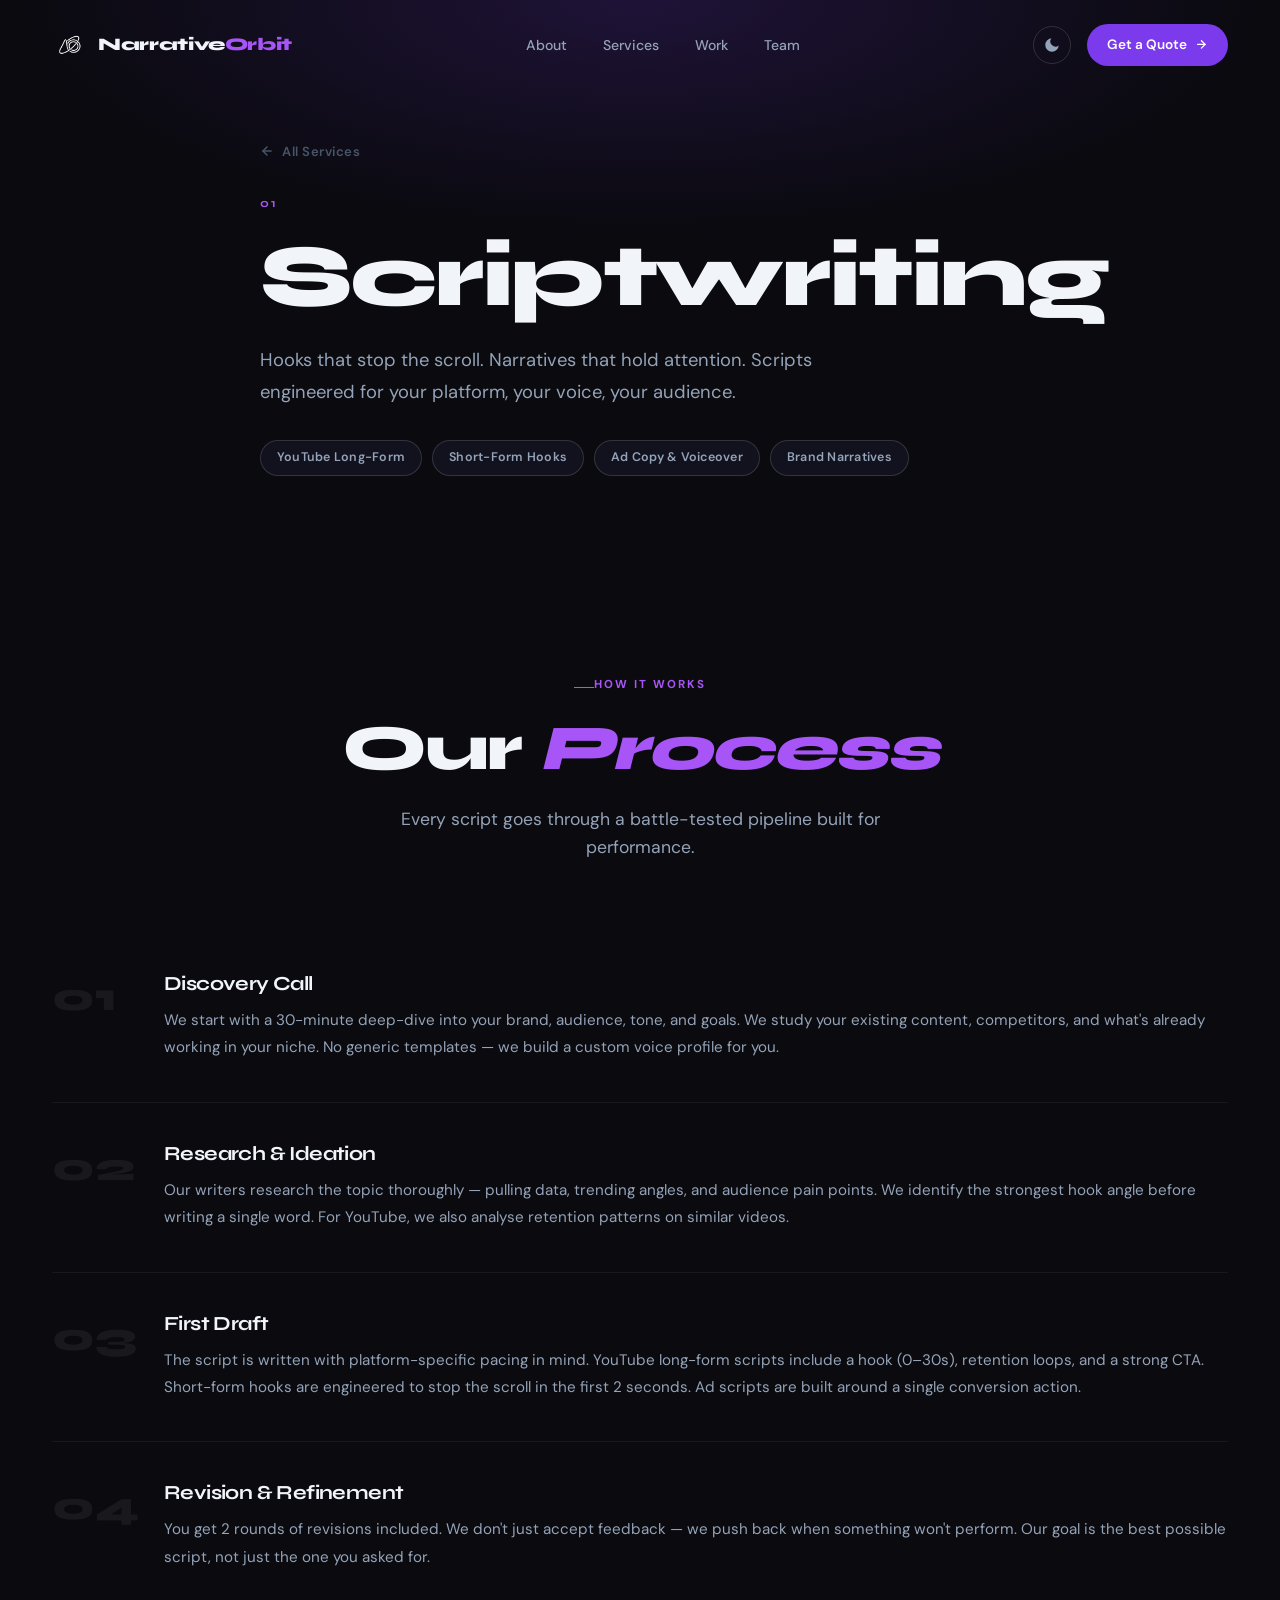
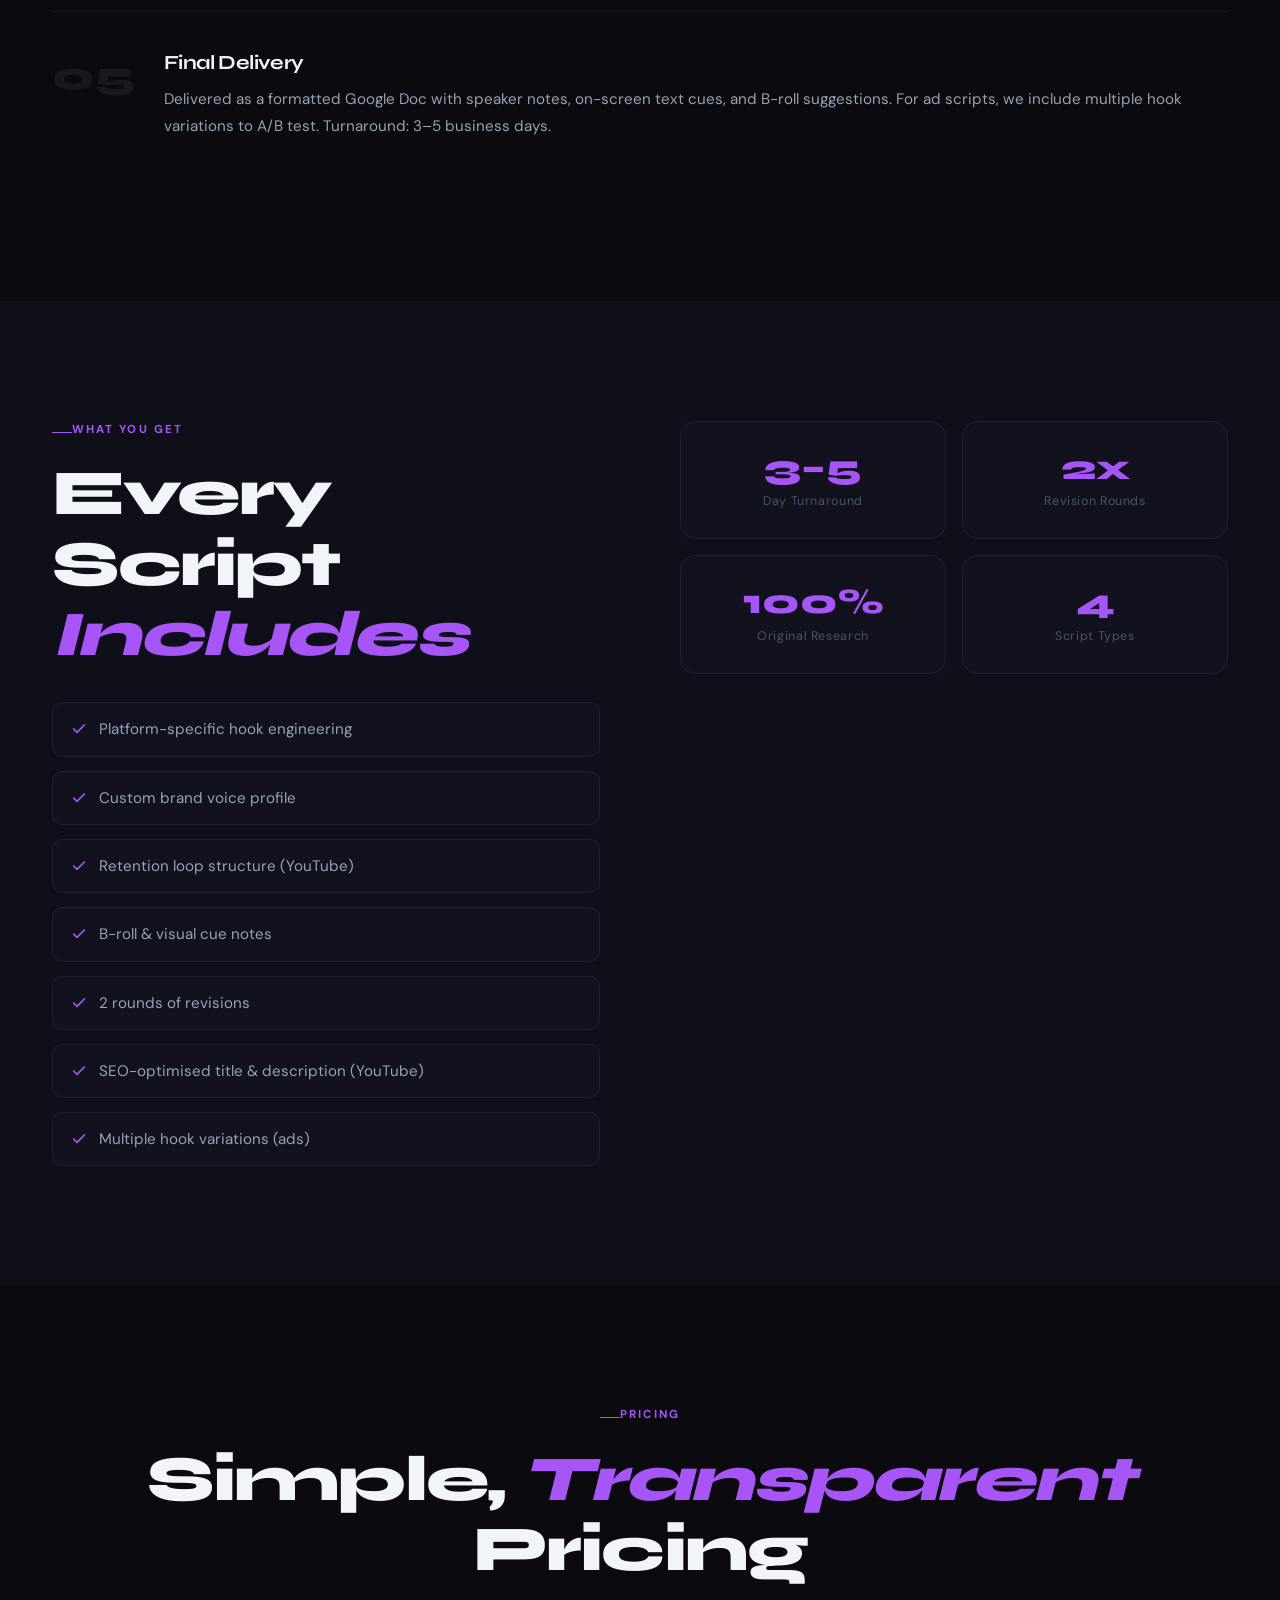
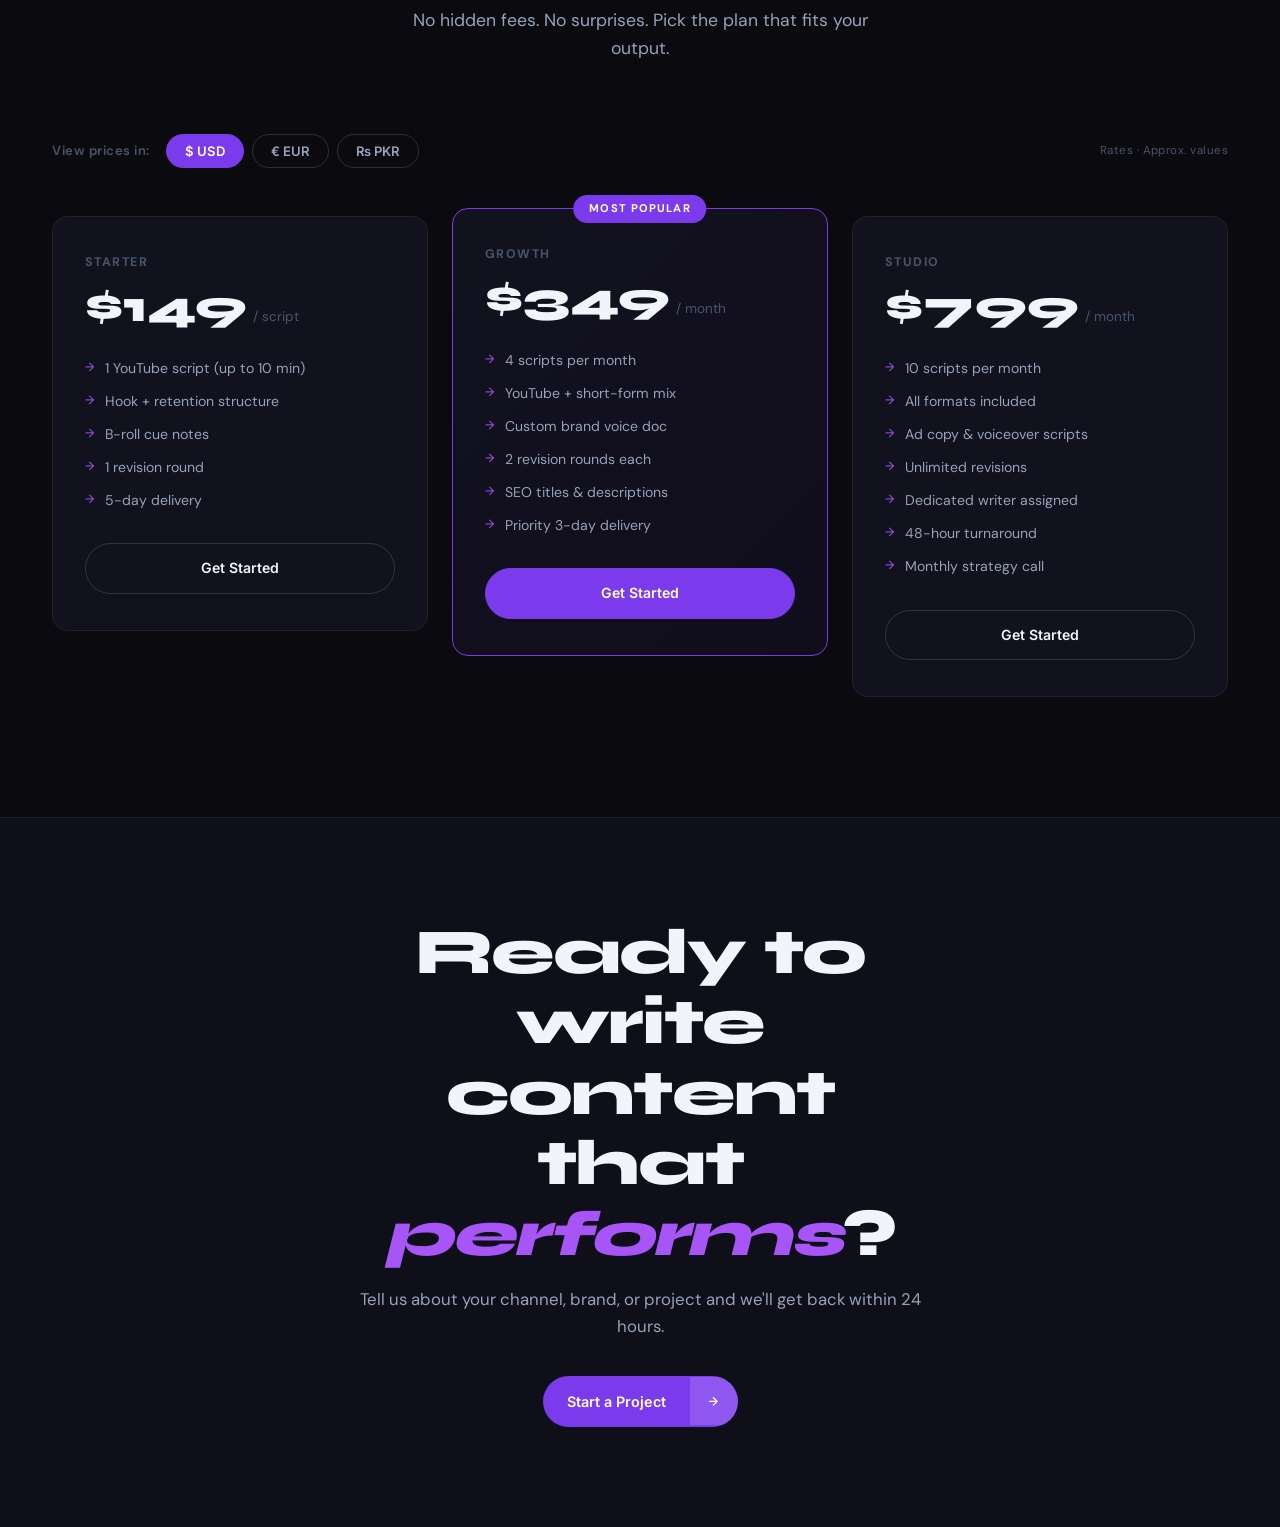
<file: services/scriptwriting.html>
<!DOCTYPE html>
<html lang="en">
<head>
    <meta charset="UTF-8">
    <meta name="viewport" content="width=device-width, initial-scale=1.0">
    <title>Scriptwriting — Narrative Orbit</title>
    <meta name="description" content="Professional scriptwriting services — YouTube long-form, short-form hooks, ad copy, and brand narratives engineered for your platform and audience.">
    <link rel="preconnect" href="https://fonts.googleapis.com">
    <link rel="preconnect" href="https://fonts.gstatic.com" crossorigin>
    <link href="https://fonts.googleapis.com/css2?family=Inter:wght@400;600;700;800&family=Syne:wght@700;800&family=DM+Sans:wght@300;400;500&display=optional" rel="stylesheet">
    <link rel="stylesheet" href="../css/main.css">
    <link rel="stylesheet" href="../css/service-detail.css">
</head>
<body>

    <div class="noise" aria-hidden="true"></div>

    <!-- Nav -->
    <nav id="nav">
        <div class="nav-inner">
            <a href="../index.html" class="nav-logo">
                <img src="../assets/logo.png" alt="Narrative Orbit logo" class="nav-logo-img" width="36" height="36">
                <span class="logo-text">Narrative<em>Orbit</em></span>
            </a>
            <div class="nav-center">
                <a href="../index.html#about" class="nav-link"><span>About</span></a>
                <a href="../index.html#services" class="nav-link"><span>Services</span></a>
                <a href="../index.html#work" class="nav-link"><span>Work</span></a>
                <a href="../index.html#team" class="nav-link"><span>Team</span></a>
            </div>
            <div class="nav-right">
                <button class="theme-toggle" id="themeToggle" aria-label="Toggle light/dark theme">
                    <svg id="themeIcon" xmlns="http://www.w3.org/2000/svg" width="18" height="18" viewBox="0 0 24 24" fill="currentColor"><path d="M21 12.79A9 9 0 1 1 11.21 3 7 7 0 0 0 21 12.79z"/></svg>
                </button>
                <a href="../index.html#contact" class="nav-cta">
                    <span>Get a Quote</span>
                    <svg xmlns="http://www.w3.org/2000/svg" width="14" height="14" viewBox="0 0 24 24" fill="none" stroke="currentColor" stroke-width="2.5" stroke-linecap="round" stroke-linejoin="round"><line x1="5" y1="12" x2="19" y2="12"/><polyline points="12 5 19 12 12 19"/></svg>
                </a>
            </div>
        </div>
    </nav>

    <main>
        <!-- Hero -->
        <section class="svc-hero">
            <div class="svc-hero-bg">
                <div class="svc-hero-gradient" style="--clr: 124,58,237"></div>
            </div>
            <div class="container">
                <div class="svc-hero-inner">
                    <a href="../index.html#services" class="svc-back">
                        <svg xmlns="http://www.w3.org/2000/svg" width="14" height="14" viewBox="0 0 24 24" fill="none" stroke="currentColor" stroke-width="2.5" stroke-linecap="round" stroke-linejoin="round"><line x1="19" y1="12" x2="5" y2="12"/><polyline points="12 19 5 12 12 5"/></svg>
                        All Services
                    </a>
                    <div class="svc-num">01</div>
                    <h1>Scriptwriting</h1>
                    <p class="svc-hero-sub">Hooks that stop the scroll. Narratives that hold attention. Scripts engineered for your platform, your voice, your audience.</p>
                    <div class="svc-hero-tags">
                        <span>YouTube Long-Form</span>
                        <span>Short-Form Hooks</span>
                        <span>Ad Copy & Voiceover</span>
                        <span>Brand Narratives</span>
                    </div>
                </div>
            </div>
        </section>

        <!-- Process -->
        <section class="section svc-process-section">
            <div class="container">
                <div class="section-header" data-scroll>
                    <div class="section-tag">How It Works</div>
                    <h2 class="section-title">Our <em>Process</em></h2>
                    <p class="section-sub">Every script goes through a battle-tested pipeline built for performance.</p>
                </div>
                <div class="process-steps">
                    <div class="process-step" data-scroll>
                        <div class="ps-num">01</div>
                        <div class="ps-content">
                            <h3>Discovery Call</h3>
                            <p>We start with a 30-minute deep-dive into your brand, audience, tone, and goals. We study your existing content, competitors, and what's already working in your niche. No generic templates — we build a custom voice profile for you.</p>
                        </div>
                    </div>
                    <div class="process-step" data-scroll>
                        <div class="ps-num">02</div>
                        <div class="ps-content">
                            <h3>Research & Ideation</h3>
                            <p>Our writers research the topic thoroughly — pulling data, trending angles, and audience pain points. We identify the strongest hook angle before writing a single word. For YouTube, we also analyse retention patterns on similar videos.</p>
                        </div>
                    </div>
                    <div class="process-step" data-scroll>
                        <div class="ps-num">03</div>
                        <div class="ps-content">
                            <h3>First Draft</h3>
                            <p>The script is written with platform-specific pacing in mind. YouTube long-form scripts include a hook (0–30s), retention loops, and a strong CTA. Short-form hooks are engineered to stop the scroll in the first 2 seconds. Ad scripts are built around a single conversion action.</p>
                        </div>
                    </div>
                    <div class="process-step" data-scroll>
                        <div class="ps-num">04</div>
                        <div class="ps-content">
                            <h3>Revision & Refinement</h3>
                            <p>You get 2 rounds of revisions included. We don't just accept feedback — we push back when something won't perform. Our goal is the best possible script, not just the one you asked for.</p>
                        </div>
                    </div>
                    <div class="process-step" data-scroll>
                        <div class="ps-num">05</div>
                        <div class="ps-content">
                            <h3>Final Delivery</h3>
                            <p>Delivered as a formatted Google Doc with speaker notes, on-screen text cues, and B-roll suggestions. For ad scripts, we include multiple hook variations to A/B test. Turnaround: 3–5 business days.</p>
                        </div>
                    </div>
                </div>
            </div>
        </section>

        <!-- What's Included -->
        <section class="section svc-includes-section">
            <div class="container">
                <div class="svc-includes-grid">
                    <div class="svc-includes-left" data-scroll>
                        <div class="section-tag">What You Get</div>
                        <h2 class="section-title">Every Script <em>Includes</em></h2>
                        <ul class="svc-includes-list">
                            <li><svg xmlns="http://www.w3.org/2000/svg" width="16" height="16" viewBox="0 0 24 24" fill="none" stroke="currentColor" stroke-width="2.5" stroke-linecap="round" stroke-linejoin="round"><polyline points="20 6 9 17 4 12"/></svg> Platform-specific hook engineering</li>
                            <li><svg xmlns="http://www.w3.org/2000/svg" width="16" height="16" viewBox="0 0 24 24" fill="none" stroke="currentColor" stroke-width="2.5" stroke-linecap="round" stroke-linejoin="round"><polyline points="20 6 9 17 4 12"/></svg> Custom brand voice profile</li>
                            <li><svg xmlns="http://www.w3.org/2000/svg" width="16" height="16" viewBox="0 0 24 24" fill="none" stroke="currentColor" stroke-width="2.5" stroke-linecap="round" stroke-linejoin="round"><polyline points="20 6 9 17 4 12"/></svg> Retention loop structure (YouTube)</li>
                            <li><svg xmlns="http://www.w3.org/2000/svg" width="16" height="16" viewBox="0 0 24 24" fill="none" stroke="currentColor" stroke-width="2.5" stroke-linecap="round" stroke-linejoin="round"><polyline points="20 6 9 17 4 12"/></svg> B-roll & visual cue notes</li>
                            <li><svg xmlns="http://www.w3.org/2000/svg" width="16" height="16" viewBox="0 0 24 24" fill="none" stroke="currentColor" stroke-width="2.5" stroke-linecap="round" stroke-linejoin="round"><polyline points="20 6 9 17 4 12"/></svg> 2 rounds of revisions</li>
                            <li><svg xmlns="http://www.w3.org/2000/svg" width="16" height="16" viewBox="0 0 24 24" fill="none" stroke="currentColor" stroke-width="2.5" stroke-linecap="round" stroke-linejoin="round"><polyline points="20 6 9 17 4 12"/></svg> SEO-optimised title & description (YouTube)</li>
                            <li><svg xmlns="http://www.w3.org/2000/svg" width="16" height="16" viewBox="0 0 24 24" fill="none" stroke="currentColor" stroke-width="2.5" stroke-linecap="round" stroke-linejoin="round"><polyline points="20 6 9 17 4 12"/></svg> Multiple hook variations (ads)</li>
                        </ul>
                    </div>
                    <div class="svc-includes-right" data-scroll>
                        <div class="svc-stat-card">
                            <div class="ssc-num">3–5</div>
                            <div class="ssc-label">Day Turnaround</div>
                        </div>
                        <div class="svc-stat-card">
                            <div class="ssc-num">2x</div>
                            <div class="ssc-label">Revision Rounds</div>
                        </div>
                        <div class="svc-stat-card">
                            <div class="ssc-num">100%</div>
                            <div class="ssc-label">Original Research</div>
                        </div>
                        <div class="svc-stat-card">
                            <div class="ssc-num">4</div>
                            <div class="ssc-label">Script Types</div>
                        </div>
                    </div>
                </div>
            </div>
        </section>

        <!-- Pricing -->
        <section class="section pricing-section" id="pricing">
            <div class="container">
                <div class="section-header" data-scroll>
                    <div class="section-tag">Pricing</div>
                    <h2 class="section-title">Simple, <em>Transparent</em> Pricing</h2>
                    <p class="section-sub">No hidden fees. No surprises. Pick the plan that fits your output.</p>
                </div>

                <!-- Currency Converter -->
                <div class="currency-converter" data-scroll>
                    <div class="cc-label">View prices in:</div>
                    <div class="cc-buttons">
                        <button class="cc-btn active" data-currency="USD">$ USD</button>
                        <button class="cc-btn" data-currency="EUR">€ EUR</button>
                        <button class="cc-btn" data-currency="PKR">₨ PKR</button>
                    </div>
                    <div class="cc-rate-note" id="rateNote">Live rates · Updated today</div>
                </div>

                <div class="pricing-grid">
                    <div class="pricing-card" data-scroll>
                        <div class="pc-header">
                            <div class="pc-tier">Starter</div>
                            <div class="pc-price">
                                <span class="pc-amount" data-usd="149">$149</span>
                                <span class="pc-per">/ script</span>
                            </div>
                        </div>
                        <ul class="pc-features">
                            <li>1 YouTube script (up to 10 min)</li>
                            <li>Hook + retention structure</li>
                            <li>B-roll cue notes</li>
                            <li>1 revision round</li>
                            <li>5-day delivery</li>
                        </ul>
                        <a href="../index.html#contact" class="pc-cta">Get Started</a>
                    </div>
                    <div class="pricing-card pc-featured" data-scroll>
                        <div class="pc-badge">Most Popular</div>
                        <div class="pc-header">
                            <div class="pc-tier">Growth</div>
                            <div class="pc-price">
                                <span class="pc-amount" data-usd="349">$349</span>
                                <span class="pc-per">/ month</span>
                            </div>
                        </div>
                        <ul class="pc-features">
                            <li>4 scripts per month</li>
                            <li>YouTube + short-form mix</li>
                            <li>Custom brand voice doc</li>
                            <li>2 revision rounds each</li>
                            <li>SEO titles & descriptions</li>
                            <li>Priority 3-day delivery</li>
                        </ul>
                        <a href="../index.html#contact" class="pc-cta pc-cta-primary">Get Started</a>
                    </div>
                    <div class="pricing-card" data-scroll>
                        <div class="pc-header">
                            <div class="pc-tier">Studio</div>
                            <div class="pc-price">
                                <span class="pc-amount" data-usd="799">$799</span>
                                <span class="pc-per">/ month</span>
                            </div>
                        </div>
                        <ul class="pc-features">
                            <li>10 scripts per month</li>
                            <li>All formats included</li>
                            <li>Ad copy & voiceover scripts</li>
                            <li>Unlimited revisions</li>
                            <li>Dedicated writer assigned</li>
                            <li>48-hour turnaround</li>
                            <li>Monthly strategy call</li>
                        </ul>
                        <a href="../index.html#contact" class="pc-cta">Get Started</a>
                    </div>
                </div>
            </div>
        </section>

        <!-- CTA -->
        <section class="svc-cta-section">
            <div class="container">
                <div class="svc-cta-inner" data-scroll>
                    <h2>Ready to write content that <em>performs</em>?</h2>
                    <p>Tell us about your channel, brand, or project and we'll get back within 24 hours.</p>
                    <a href="../index.html#contact" class="btn-primary">
                        <span class="btn-text">Start a Project</span>
                        <span class="btn-icon"><svg xmlns="http://www.w3.org/2000/svg" width="14" height="14" viewBox="0 0 24 24" fill="none" stroke="currentColor" stroke-width="2.5" stroke-linecap="round" stroke-linejoin="round"><line x1="5" y1="12" x2="19" y2="12"/><polyline points="12 5 19 12 12 19"/></svg></span>
                    </a>
                </div>
            </div>
        </section>
    </main>

    <script src="../js/service-detail.js"></script>
</body>
</html>
</file>
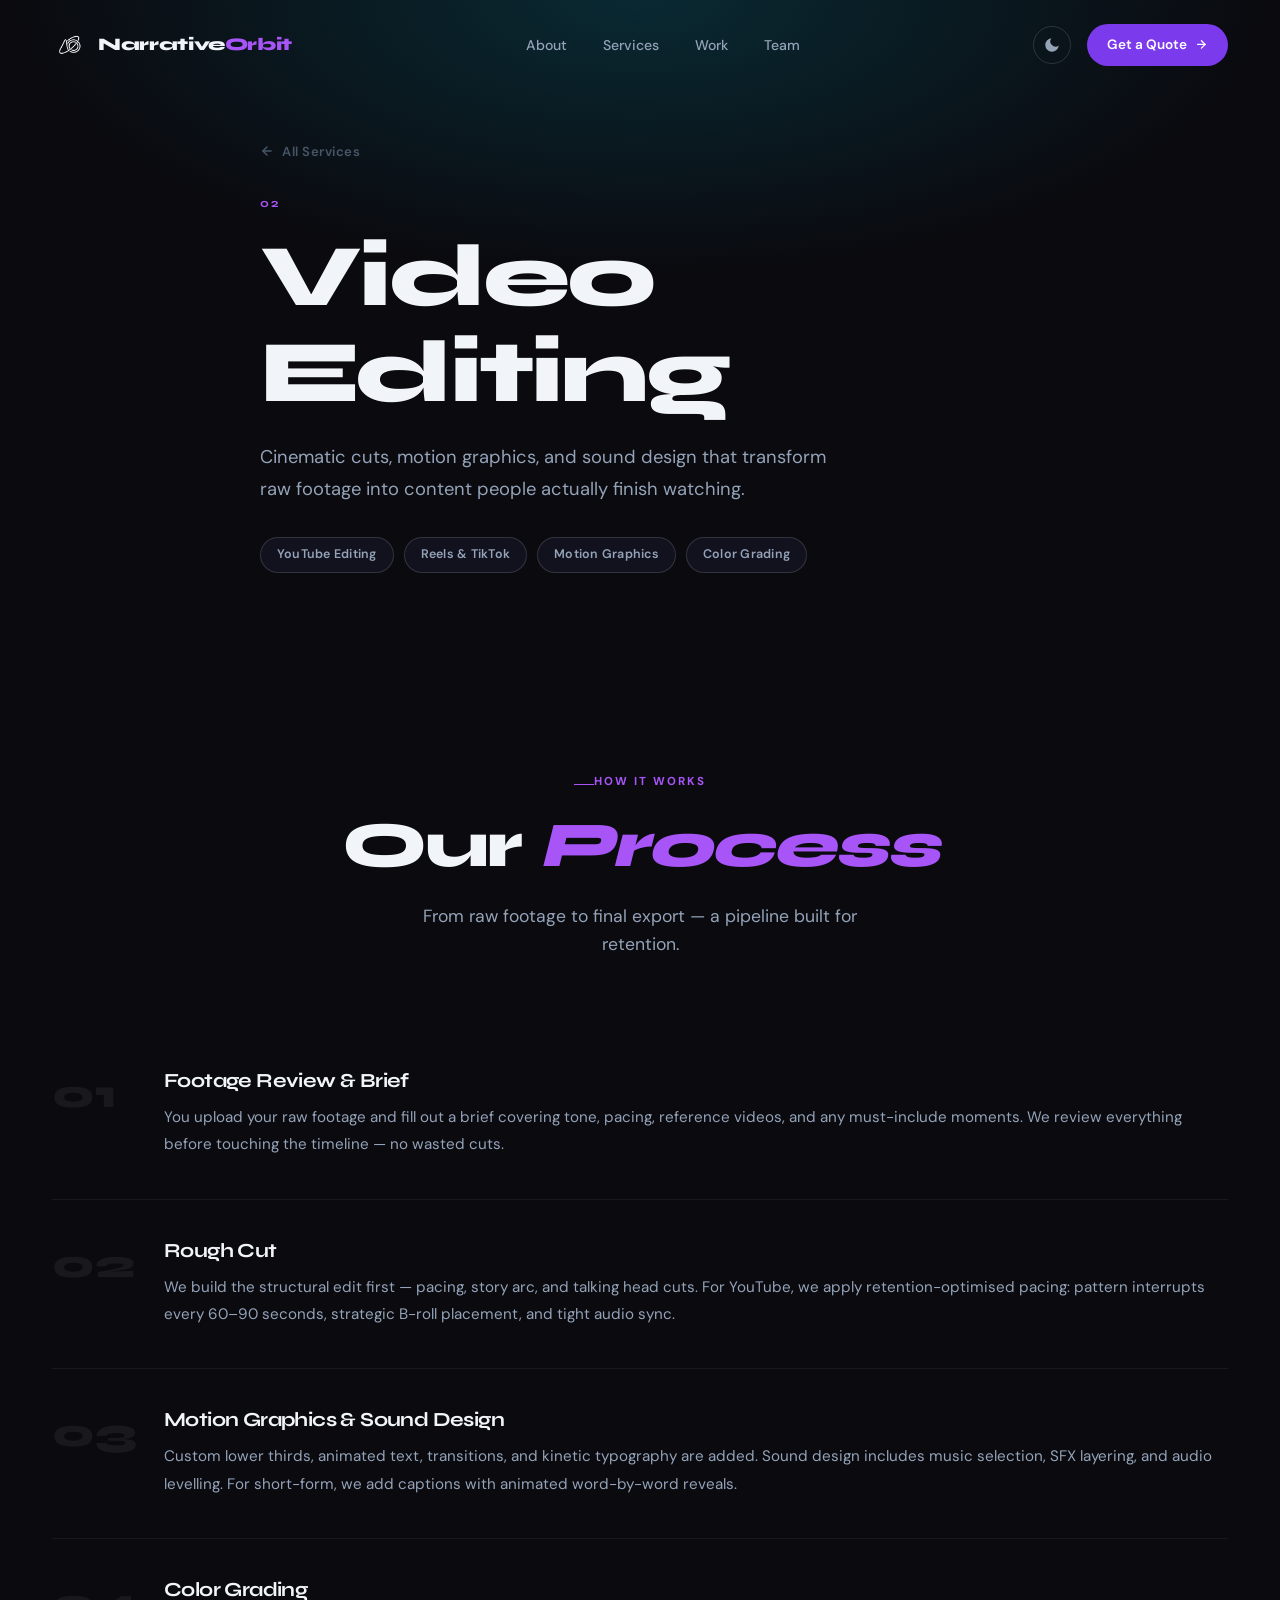
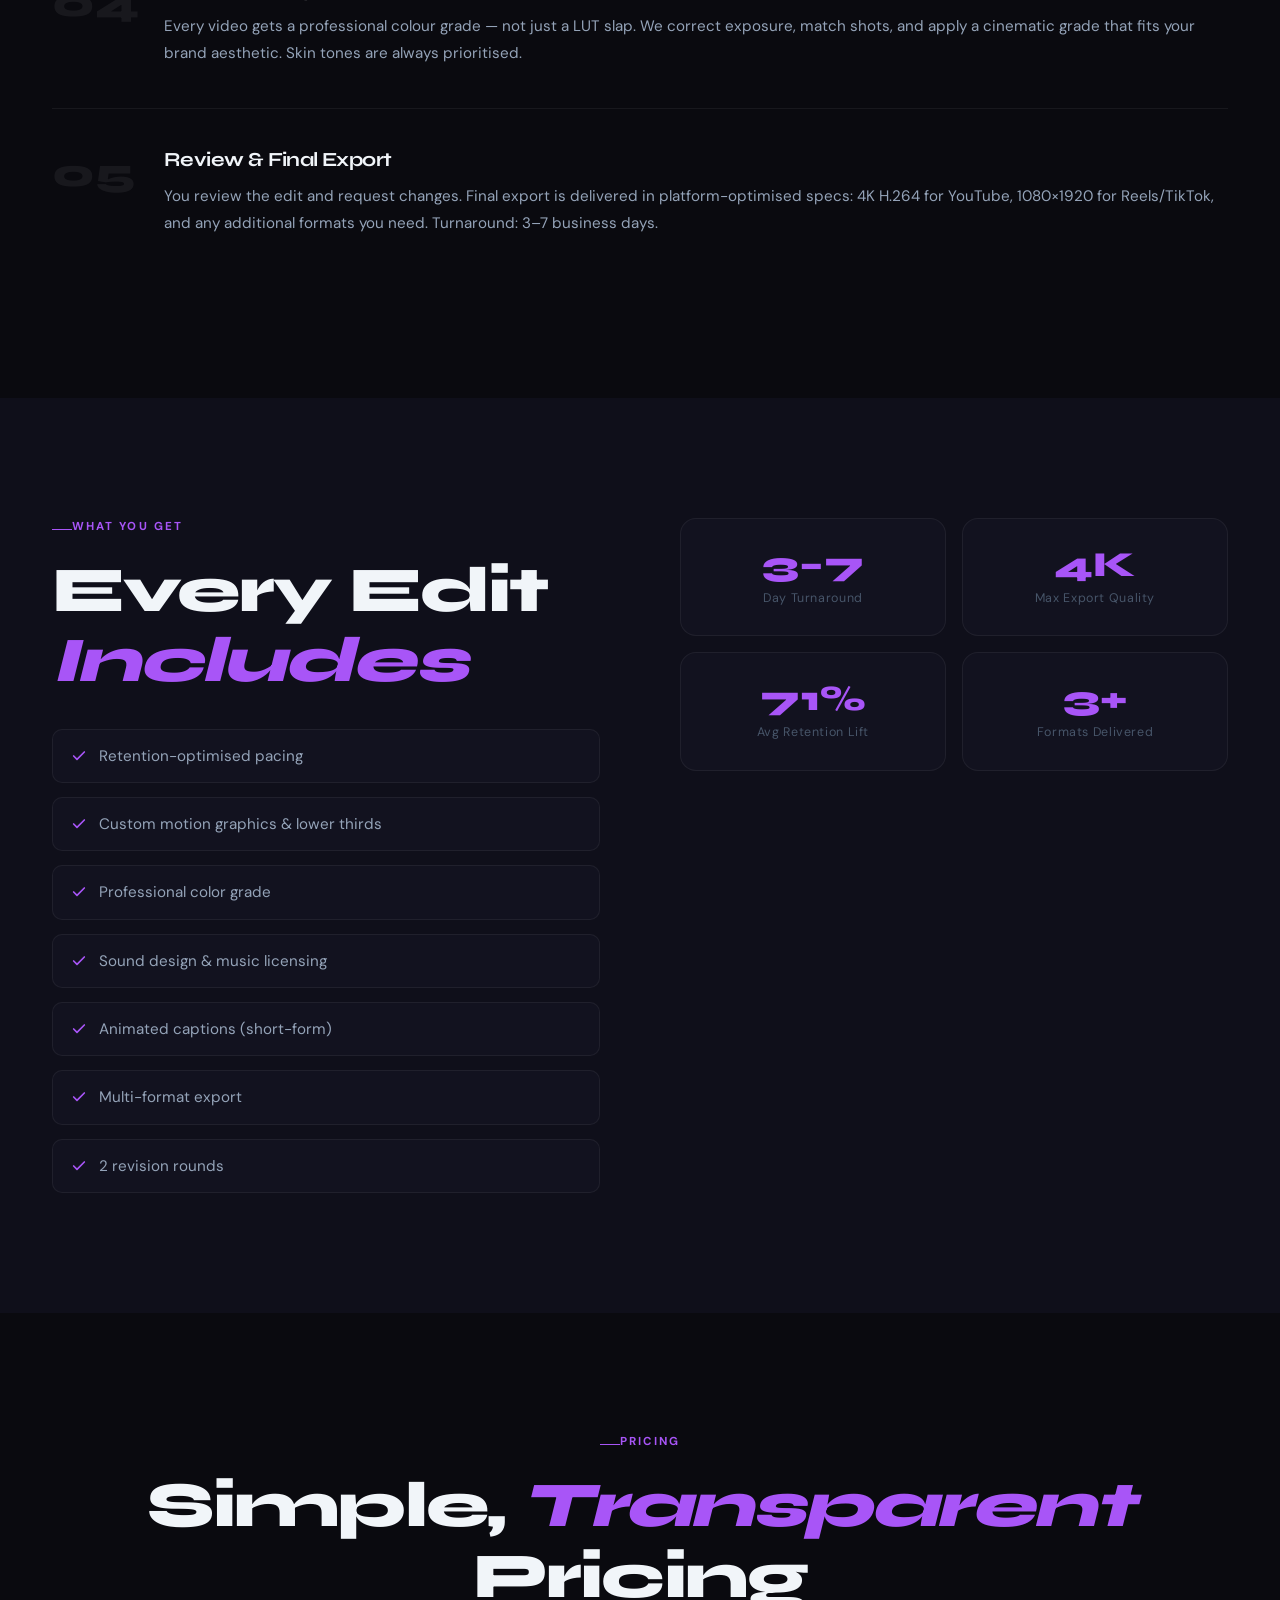
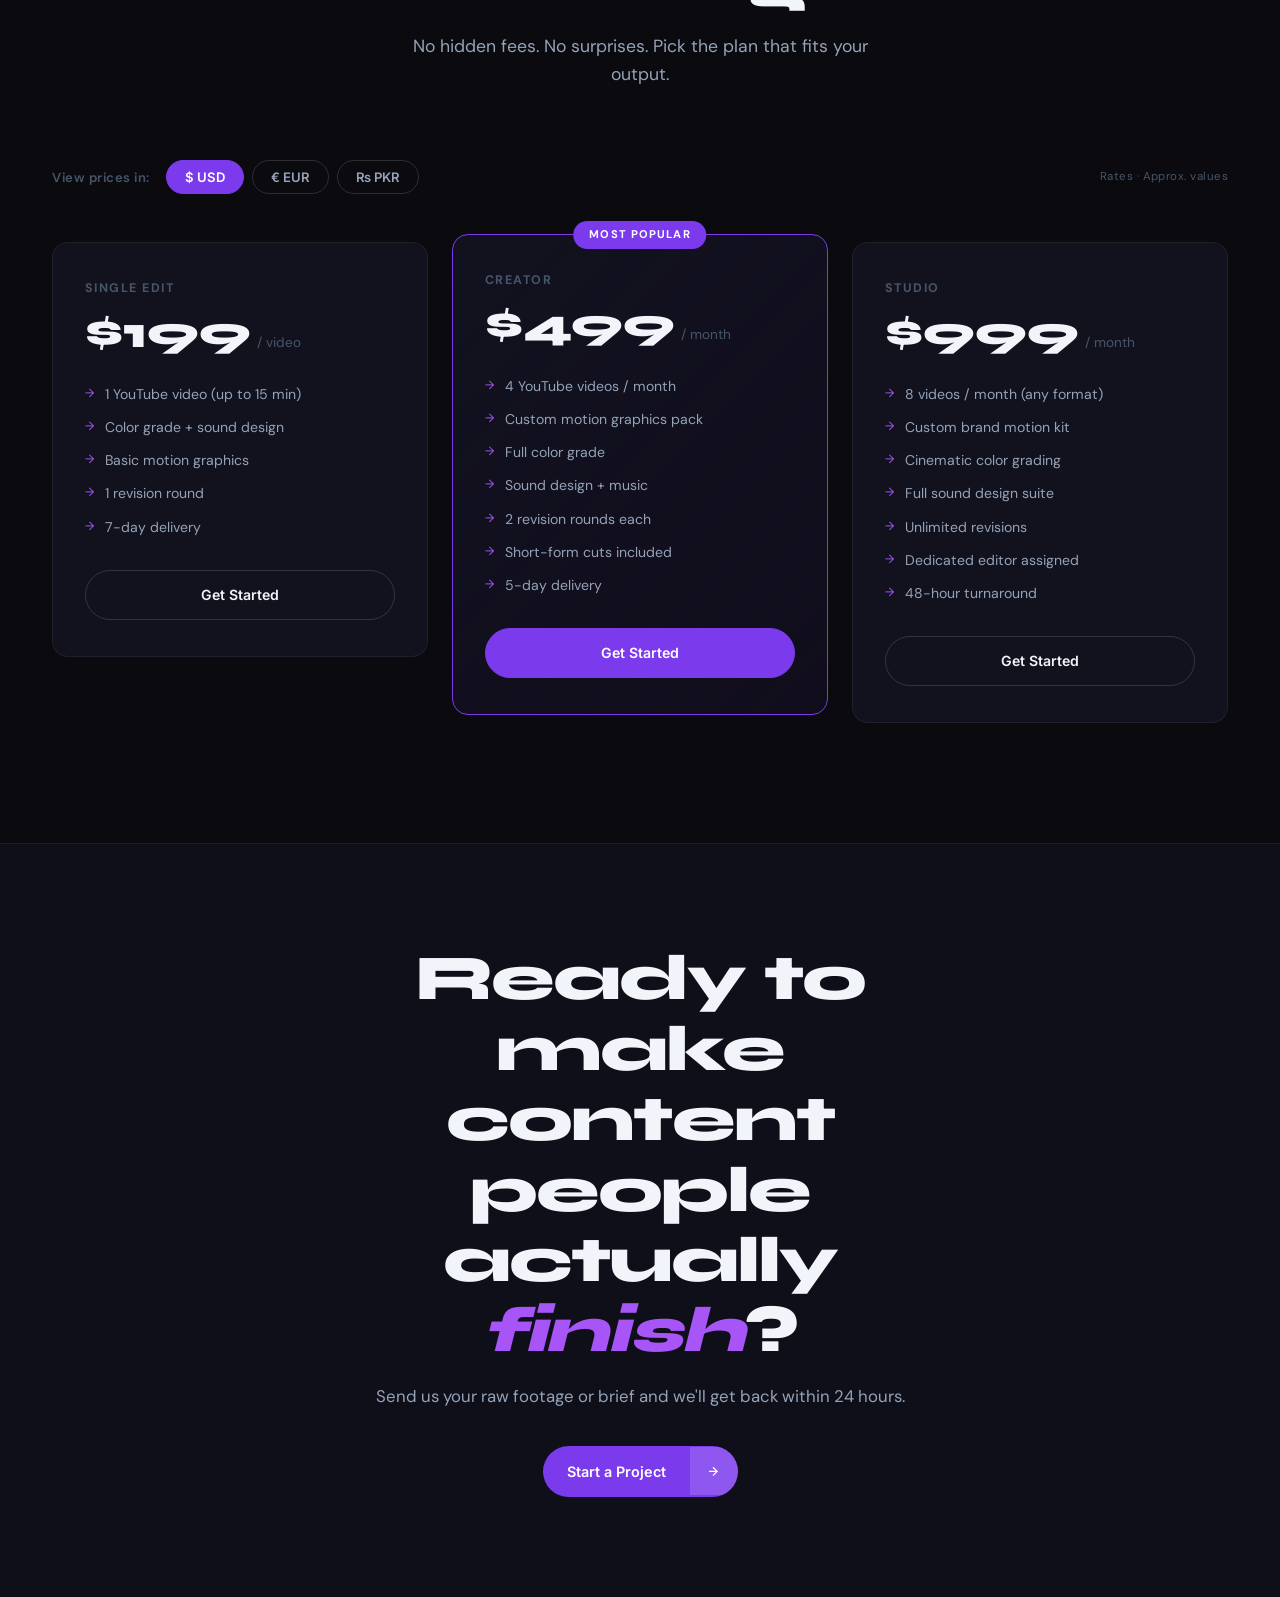
<file: services/video-editing.html>
<!DOCTYPE html>
<html lang="en">
<head>
    <meta charset="UTF-8">
    <meta name="viewport" content="width=device-width, initial-scale=1.0">
    <title>Video Editing — Narrative Orbit</title>
    <meta name="description" content="Cinematic video editing — YouTube, Reels, TikTok, motion graphics, and color grading that transforms raw footage into content people finish watching.">
    <link rel="preconnect" href="https://fonts.googleapis.com">
    <link rel="preconnect" href="https://fonts.gstatic.com" crossorigin>
    <link href="https://fonts.googleapis.com/css2?family=Inter:wght@400;600;700;800&family=Syne:wght@700;800&family=DM+Sans:wght@300;400;500&display=optional" rel="stylesheet">
    <link rel="stylesheet" href="../css/main.css">
    <link rel="stylesheet" href="../css/service-detail.css">
</head>
<body>

    <div class="noise" aria-hidden="true"></div>

    <nav id="nav">
        <div class="nav-inner">
            <a href="../index.html" class="nav-logo">
                <img src="../assets/logo.png" alt="Narrative Orbit logo" class="nav-logo-img" width="36" height="36">
                <span class="logo-text">Narrative<em>Orbit</em></span>
            </a>
            <div class="nav-center">
                <a href="../index.html#about" class="nav-link"><span>About</span></a>
                <a href="../index.html#services" class="nav-link"><span>Services</span></a>
                <a href="../index.html#work" class="nav-link"><span>Work</span></a>
                <a href="../index.html#team" class="nav-link"><span>Team</span></a>
            </div>
            <div class="nav-right">
                <button class="theme-toggle" id="themeToggle" aria-label="Toggle light/dark theme">
                    <svg id="themeIcon" xmlns="http://www.w3.org/2000/svg" width="18" height="18" viewBox="0 0 24 24" fill="currentColor"><path d="M21 12.79A9 9 0 1 1 11.21 3 7 7 0 0 0 21 12.79z"/></svg>
                </button>
                <a href="../index.html#contact" class="nav-cta">
                    <span>Get a Quote</span>
                    <svg xmlns="http://www.w3.org/2000/svg" width="14" height="14" viewBox="0 0 24 24" fill="none" stroke="currentColor" stroke-width="2.5" stroke-linecap="round" stroke-linejoin="round"><line x1="5" y1="12" x2="19" y2="12"/><polyline points="12 5 19 12 12 19"/></svg>
                </a>
            </div>
        </div>
    </nav>

    <main>
        <section class="svc-hero">
            <div class="svc-hero-bg">
                <div class="svc-hero-gradient" style="--clr: 6,182,212"></div>
            </div>
            <div class="container">
                <div class="svc-hero-inner">
                    <a href="../index.html#services" class="svc-back">
                        <svg xmlns="http://www.w3.org/2000/svg" width="14" height="14" viewBox="0 0 24 24" fill="none" stroke="currentColor" stroke-width="2.5" stroke-linecap="round" stroke-linejoin="round"><line x1="19" y1="12" x2="5" y2="12"/><polyline points="12 19 5 12 12 5"/></svg>
                        All Services
                    </a>
                    <div class="svc-num">02</div>
                    <h1>Video Editing</h1>
                    <p class="svc-hero-sub">Cinematic cuts, motion graphics, and sound design that transform raw footage into content people actually finish watching.</p>
                    <div class="svc-hero-tags">
                        <span>YouTube Editing</span>
                        <span>Reels & TikTok</span>
                        <span>Motion Graphics</span>
                        <span>Color Grading</span>
                    </div>
                </div>
            </div>
        </section>

        <section class="section svc-process-section">
            <div class="container">
                <div class="section-header" data-scroll>
                    <div class="section-tag">How It Works</div>
                    <h2 class="section-title">Our <em>Process</em></h2>
                    <p class="section-sub">From raw footage to final export — a pipeline built for retention.</p>
                </div>
                <div class="process-steps">
                    <div class="process-step" data-scroll>
                        <div class="ps-num">01</div>
                        <div class="ps-content">
                            <h3>Footage Review & Brief</h3>
                            <p>You upload your raw footage and fill out a brief covering tone, pacing, reference videos, and any must-include moments. We review everything before touching the timeline — no wasted cuts.</p>
                        </div>
                    </div>
                    <div class="process-step" data-scroll>
                        <div class="ps-num">02</div>
                        <div class="ps-content">
                            <h3>Rough Cut</h3>
                            <p>We build the structural edit first — pacing, story arc, and talking head cuts. For YouTube, we apply retention-optimised pacing: pattern interrupts every 60–90 seconds, strategic B-roll placement, and tight audio sync.</p>
                        </div>
                    </div>
                    <div class="process-step" data-scroll>
                        <div class="ps-num">03</div>
                        <div class="ps-content">
                            <h3>Motion Graphics & Sound Design</h3>
                            <p>Custom lower thirds, animated text, transitions, and kinetic typography are added. Sound design includes music selection, SFX layering, and audio levelling. For short-form, we add captions with animated word-by-word reveals.</p>
                        </div>
                    </div>
                    <div class="process-step" data-scroll>
                        <div class="ps-num">04</div>
                        <div class="ps-content">
                            <h3>Color Grading</h3>
                            <p>Every video gets a professional colour grade — not just a LUT slap. We correct exposure, match shots, and apply a cinematic grade that fits your brand aesthetic. Skin tones are always prioritised.</p>
                        </div>
                    </div>
                    <div class="process-step" data-scroll>
                        <div class="ps-num">05</div>
                        <div class="ps-content">
                            <h3>Review & Final Export</h3>
                            <p>You review the edit and request changes. Final export is delivered in platform-optimised specs: 4K H.264 for YouTube, 1080×1920 for Reels/TikTok, and any additional formats you need. Turnaround: 3–7 business days.</p>
                        </div>
                    </div>
                </div>
            </div>
        </section>

        <section class="section svc-includes-section">
            <div class="container">
                <div class="svc-includes-grid">
                    <div class="svc-includes-left" data-scroll>
                        <div class="section-tag">What You Get</div>
                        <h2 class="section-title">Every Edit <em>Includes</em></h2>
                        <ul class="svc-includes-list">
                            <li><svg xmlns="http://www.w3.org/2000/svg" width="16" height="16" viewBox="0 0 24 24" fill="none" stroke="currentColor" stroke-width="2.5" stroke-linecap="round" stroke-linejoin="round"><polyline points="20 6 9 17 4 12"/></svg> Retention-optimised pacing</li>
                            <li><svg xmlns="http://www.w3.org/2000/svg" width="16" height="16" viewBox="0 0 24 24" fill="none" stroke="currentColor" stroke-width="2.5" stroke-linecap="round" stroke-linejoin="round"><polyline points="20 6 9 17 4 12"/></svg> Custom motion graphics & lower thirds</li>
                            <li><svg xmlns="http://www.w3.org/2000/svg" width="16" height="16" viewBox="0 0 24 24" fill="none" stroke="currentColor" stroke-width="2.5" stroke-linecap="round" stroke-linejoin="round"><polyline points="20 6 9 17 4 12"/></svg> Professional color grade</li>
                            <li><svg xmlns="http://www.w3.org/2000/svg" width="16" height="16" viewBox="0 0 24 24" fill="none" stroke="currentColor" stroke-width="2.5" stroke-linecap="round" stroke-linejoin="round"><polyline points="20 6 9 17 4 12"/></svg> Sound design & music licensing</li>
                            <li><svg xmlns="http://www.w3.org/2000/svg" width="16" height="16" viewBox="0 0 24 24" fill="none" stroke="currentColor" stroke-width="2.5" stroke-linecap="round" stroke-linejoin="round"><polyline points="20 6 9 17 4 12"/></svg> Animated captions (short-form)</li>
                            <li><svg xmlns="http://www.w3.org/2000/svg" width="16" height="16" viewBox="0 0 24 24" fill="none" stroke="currentColor" stroke-width="2.5" stroke-linecap="round" stroke-linejoin="round"><polyline points="20 6 9 17 4 12"/></svg> Multi-format export</li>
                            <li><svg xmlns="http://www.w3.org/2000/svg" width="16" height="16" viewBox="0 0 24 24" fill="none" stroke="currentColor" stroke-width="2.5" stroke-linecap="round" stroke-linejoin="round"><polyline points="20 6 9 17 4 12"/></svg> 2 revision rounds</li>
                        </ul>
                    </div>
                    <div class="svc-includes-right" data-scroll>
                        <div class="svc-stat-card">
                            <div class="ssc-num">3–7</div>
                            <div class="ssc-label">Day Turnaround</div>
                        </div>
                        <div class="svc-stat-card">
                            <div class="ssc-num">4K</div>
                            <div class="ssc-label">Max Export Quality</div>
                        </div>
                        <div class="svc-stat-card">
                            <div class="ssc-num">71%</div>
                            <div class="ssc-label">Avg Retention Lift</div>
                        </div>
                        <div class="svc-stat-card">
                            <div class="ssc-num">3+</div>
                            <div class="ssc-label">Formats Delivered</div>
                        </div>
                    </div>
                </div>
            </div>
        </section>

        <section class="section pricing-section" id="pricing">
            <div class="container">
                <div class="section-header" data-scroll>
                    <div class="section-tag">Pricing</div>
                    <h2 class="section-title">Simple, <em>Transparent</em> Pricing</h2>
                    <p class="section-sub">No hidden fees. No surprises. Pick the plan that fits your output.</p>
                </div>
                <div class="currency-converter" data-scroll>
                    <div class="cc-label">View prices in:</div>
                    <div class="cc-buttons">
                        <button class="cc-btn active" data-currency="USD">$ USD</button>
                        <button class="cc-btn" data-currency="EUR">€ EUR</button>
                        <button class="cc-btn" data-currency="PKR">₨ PKR</button>
                    </div>
                    <div class="cc-rate-note" id="rateNote">Live rates · Updated today</div>
                </div>
                <div class="pricing-grid">
                    <div class="pricing-card" data-scroll>
                        <div class="pc-header">
                            <div class="pc-tier">Single Edit</div>
                            <div class="pc-price">
                                <span class="pc-amount" data-usd="199">$199</span>
                                <span class="pc-per">/ video</span>
                            </div>
                        </div>
                        <ul class="pc-features">
                            <li>1 YouTube video (up to 15 min)</li>
                            <li>Color grade + sound design</li>
                            <li>Basic motion graphics</li>
                            <li>1 revision round</li>
                            <li>7-day delivery</li>
                        </ul>
                        <a href="../index.html#contact" class="pc-cta">Get Started</a>
                    </div>
                    <div class="pricing-card pc-featured" data-scroll>
                        <div class="pc-badge">Most Popular</div>
                        <div class="pc-header">
                            <div class="pc-tier">Creator</div>
                            <div class="pc-price">
                                <span class="pc-amount" data-usd="499">$499</span>
                                <span class="pc-per">/ month</span>
                            </div>
                        </div>
                        <ul class="pc-features">
                            <li>4 YouTube videos / month</li>
                            <li>Custom motion graphics pack</li>
                            <li>Full color grade</li>
                            <li>Sound design + music</li>
                            <li>2 revision rounds each</li>
                            <li>Short-form cuts included</li>
                            <li>5-day delivery</li>
                        </ul>
                        <a href="../index.html#contact" class="pc-cta pc-cta-primary">Get Started</a>
                    </div>
                    <div class="pricing-card" data-scroll>
                        <div class="pc-header">
                            <div class="pc-tier">Studio</div>
                            <div class="pc-price">
                                <span class="pc-amount" data-usd="999">$999</span>
                                <span class="pc-per">/ month</span>
                            </div>
                        </div>
                        <ul class="pc-features">
                            <li>8 videos / month (any format)</li>
                            <li>Custom brand motion kit</li>
                            <li>Cinematic color grading</li>
                            <li>Full sound design suite</li>
                            <li>Unlimited revisions</li>
                            <li>Dedicated editor assigned</li>
                            <li>48-hour turnaround</li>
                        </ul>
                        <a href="../index.html#contact" class="pc-cta">Get Started</a>
                    </div>
                </div>
            </div>
        </section>

        <section class="svc-cta-section">
            <div class="container">
                <div class="svc-cta-inner" data-scroll>
                    <h2>Ready to make content people actually <em>finish</em>?</h2>
                    <p>Send us your raw footage or brief and we'll get back within 24 hours.</p>
                    <a href="../index.html#contact" class="btn-primary">
                        <span class="btn-text">Start a Project</span>
                        <span class="btn-icon"><svg xmlns="http://www.w3.org/2000/svg" width="14" height="14" viewBox="0 0 24 24" fill="none" stroke="currentColor" stroke-width="2.5" stroke-linecap="round" stroke-linejoin="round"><line x1="5" y1="12" x2="19" y2="12"/><polyline points="12 5 19 12 12 19"/></svg></span>
                    </a>
                </div>
            </div>
        </section>
    </main>

    <script src="../js/service-detail.js"></script>
</body>
</html>
</file>
<file: css/admin.css>
/* ============================================================
   NARRATIVE ORBIT — ADMIN CSS
   ============================================================ */

:root {
    --bg: #0a0a0f;
    --bg-2: #0f0f1a;
    --surface: #12121f;
    --surface-2: #1a1a2e;
    --border: rgba(255,255,255,0.07);
    --primary: #7c3aed;
    --primary-light: #a855f7;
    --primary-glow: rgba(124,58,237,0.3);
    --accent: #06b6d4;
    --gold: #f59e0b;
    --green: #10b981;
    --red: #ef4444;
    --text: #f1f5f9;
    --text-2: #94a3b8;
    --text-3: #475569;
    --font: 'Inter', sans-serif;
    --font-display: 'Syne', sans-serif;
    --radius: 14px;
    --radius-sm: 8px;
    --transition: 0.25s ease;
}

*, *::before, *::after { margin: 0; padding: 0; box-sizing: border-box; }
html { font-size: 16px; }
body { font-family: var(--font); background: var(--bg); color: var(--text); -webkit-font-smoothing: antialiased; }
a { text-decoration: none; color: inherit; }
button { cursor: pointer; border: none; background: none; font-family: inherit; }

/* ===== LOGIN PAGE ===== */
.login-page {
    min-height: 100vh;
    display: flex; align-items: center; justify-content: center;
    position: relative; overflow: hidden;
}
.login-bg { position: fixed; inset: 0; pointer-events: none; }
.login-orb { position: absolute; border-radius: 50%; filter: blur(80px); }
.orb-a { width: 400px; height: 400px; background: rgba(124,58,237,0.15); top: -100px; right: -100px; }
.orb-b { width: 300px; height: 300px; background: rgba(6,182,212,0.08); bottom: -50px; left: -50px; }

.login-card {
    background: var(--surface);
    border: 1px solid var(--border);
    border-radius: var(--radius);
    padding: 48px 40px;
    width: 100%; max-width: 420px;
    position: relative; z-index: 2;
    box-shadow: 0 24px 80px rgba(0,0,0,0.5);
}
.login-logo {
    display: flex; align-items: center; gap: 10px;
    font-family: var(--font-display);
    font-weight: 800; font-size: 1.1rem;
    margin-bottom: 32px;
}
.admin-logo-img {
    object-fit: contain;
    filter: brightness(0) invert(1) sepia(1) saturate(3) hue-rotate(210deg) brightness(1.2);
}
.login-logo em { font-style: normal; color: var(--primary-light); }
.login-card h1 { font-family: var(--font-display); font-size: 1.8rem; font-weight: 800; margin-bottom: 6px; }
.login-sub { color: var(--text-2); font-size: 0.88rem; margin-bottom: 32px; display: block; }

.lf-field { margin-bottom: 20px; }
.lf-field label { display: block; font-size: 0.78rem; font-weight: 600; color: var(--text-2); letter-spacing: 0.04em; margin-bottom: 8px; }
.lf-input-wrap { position: relative; display: flex; align-items: center; }
.lf-input-wrap > i:first-child { position: absolute; left: 14px; color: var(--text-3); font-size: 0.85rem; pointer-events: none; }
.lf-input-wrap input {
    width: 100%;
    background: var(--bg);
    border: 1px solid var(--border);
    border-radius: var(--radius-sm);
    padding: 13px 14px 13px 40px;
    color: var(--text);
    font-family: var(--font);
    font-size: 0.9rem;
    outline: none;
    transition: border-color var(--transition), box-shadow var(--transition);
}
.lf-input-wrap input:focus { border-color: var(--primary); box-shadow: 0 0 0 3px rgba(124,58,237,0.15); }
.toggle-pw { position: absolute; right: 12px; color: var(--text-3); font-size: 0.85rem; transition: color var(--transition); }
.toggle-pw:hover { color: var(--text); }

.login-error { color: var(--red); font-size: 0.8rem; min-height: 20px; margin-bottom: 8px; }

.login-btn {
    width: 100%;
    background: linear-gradient(135deg, var(--primary), var(--primary-light));
    color: #fff;
    padding: 14px;
    border-radius: var(--radius-sm);
    font-weight: 700; font-size: 0.95rem;
    display: flex; align-items: center; justify-content: center; gap: 10px;
    transition: var(--transition);
    margin-bottom: 20px;
}
.login-btn:hover { box-shadow: 0 8px 24px var(--primary-glow); transform: translateY(-1px); }
.lb-loader { display: none; }

.back-link { display: flex; align-items: center; gap: 8px; font-size: 0.82rem; color: var(--text-3); transition: color var(--transition); }
.back-link:hover { color: var(--primary-light); }

/* ===== DASHBOARD ===== */
.dashboard-page { display: flex; min-height: 100vh; }

.sidebar {
    width: 240px; flex-shrink: 0;
    background: var(--surface);
    border-right: 1px solid var(--border);
    display: flex; flex-direction: column;
    position: fixed; top: 0; left: 0; height: 100vh;
    z-index: 100;
}
.sb-logo {
    display: flex; align-items: center; gap: 10px;
    font-family: var(--font-display);
    font-weight: 800; font-size: 1rem;
    padding: 24px 20px;
    border-bottom: 1px solid var(--border);
}
.sb-logo em { font-style: normal; color: var(--primary-light); }
.sb-nav { flex: 1; padding: 16px 12px; display: flex; flex-direction: column; gap: 4px; }
.sb-link {
    display: flex; align-items: center; gap: 12px;
    padding: 11px 14px;
    border-radius: var(--radius-sm);
    font-size: 0.88rem; font-weight: 500;
    color: var(--text-2);
    transition: var(--transition);
    position: relative;
}
.sb-link:hover { background: var(--surface-2); color: var(--text); }
.sb-link.active { background: rgba(124,58,237,0.15); color: var(--primary-light); }
.sb-link i { width: 16px; text-align: center; font-size: 0.85rem; }
.sb-link span:last-child { flex: 1; }
.sb-badge {
    background: var(--primary);
    color: #fff;
    font-size: 0.65rem; font-weight: 700;
    padding: 2px 7px; border-radius: 100px;
    min-width: 20px; text-align: center;
}
.sb-footer { padding: 16px 12px; border-top: 1px solid var(--border); }
.sb-logout {
    display: flex; align-items: center; gap: 12px;
    padding: 11px 14px; width: 100%;
    border-radius: var(--radius-sm);
    font-size: 0.88rem; font-weight: 500;
    color: var(--text-3);
    transition: var(--transition);
}
.sb-logout:hover { background: rgba(239,68,68,0.1); color: var(--red); }

.dash-main { margin-left: 240px; flex: 1; padding: 0 32px 40px; min-height: 100vh; }
.dash-header {
    display: flex; align-items: center; justify-content: space-between;
    padding: 28px 0 32px;
    border-bottom: 1px solid var(--border);
    margin-bottom: 32px;
}
.dh-left h2 { font-family: var(--font-display); font-size: 1.6rem; font-weight: 800; }
.dh-left span { font-size: 0.82rem; color: var(--text-3); }
.dh-right { display: flex; align-items: center; gap: 16px; }
.dh-time { font-size: 0.82rem; color: var(--text-3); }
.dh-site-link {
    display: flex; align-items: center; gap: 6px;
    font-size: 0.82rem; font-weight: 600;
    color: var(--primary-light);
    padding: 8px 14px;
    border: 1px solid rgba(124,58,237,0.3);
    border-radius: 100px;
    transition: var(--transition);
}
.dh-site-link:hover { background: rgba(124,58,237,0.1); }

.panel { display: none; }
.panel.active { display: block; }

/* Stats */
.stats-row { display: grid; grid-template-columns: repeat(4, 1fr); gap: 16px; margin-bottom: 32px; }
.stat-card {
    background: var(--surface);
    border: 1px solid var(--border);
    border-radius: var(--radius);
    padding: 20px;
    display: flex; align-items: center; gap: 16px;
}
.sc-icon {
    width: 44px; height: 44px;
    background: rgba(124,58,237,0.12);
    border-radius: 10px;
    display: flex; align-items: center; justify-content: center;
    color: var(--primary-light);
    font-size: 1rem;
}
.sc-icon.sc-green { background: rgba(16,185,129,0.12); color: var(--green); }
.sc-icon.sc-purple { background: rgba(124,58,237,0.12); color: var(--primary-light); }
.sc-icon.sc-gold { background: rgba(245,158,11,0.12); color: var(--gold); }
.sc-num { display: block; font-family: var(--font-display); font-size: 1.8rem; font-weight: 800; line-height: 1; }
.sc-label { font-size: 0.78rem; color: var(--text-3); }

/* Table */
.recent-section h3 { font-size: 1rem; font-weight: 700; margin-bottom: 16px; }
.quotes-table-wrap { overflow-x: auto; border-radius: var(--radius); border: 1px solid var(--border); }
.quotes-table { width: 100%; border-collapse: collapse; }
.quotes-table th {
    background: var(--surface);
    padding: 12px 16px;
    text-align: left;
    font-size: 0.75rem; font-weight: 700;
    letter-spacing: 0.06em; text-transform: uppercase;
    color: var(--text-3);
    border-bottom: 1px solid var(--border);
}
.quotes-table td {
    padding: 14px 16px;
    font-size: 0.88rem;
    color: var(--text-2);
    border-bottom: 1px solid var(--border);
    vertical-align: middle;
}
.quotes-table tr:last-child td { border-bottom: none; }
.quotes-table tr:hover td { background: var(--surface); }
.empty-row td { text-align: center; color: var(--text-3); padding: 40px; }
.td-name { color: var(--text); font-weight: 600; }
.td-service {
    display: inline-block;
    background: rgba(124,58,237,0.12);
    color: var(--primary-light);
    padding: 3px 10px; border-radius: 100px;
    font-size: 0.75rem; font-weight: 600;
}
.btn-view {
    background: rgba(124,58,237,0.12);
    color: var(--primary-light);
    padding: 6px 12px; border-radius: 6px;
    font-size: 0.78rem; font-weight: 600;
    transition: var(--transition);
}
.btn-view:hover { background: var(--primary); color: #fff; }
.btn-delete {
    background: rgba(239,68,68,0.1);
    color: var(--red);
    padding: 6px 10px; border-radius: 6px;
    font-size: 0.78rem;
    transition: var(--transition);
    margin-left: 6px;
}
.btn-delete:hover { background: var(--red); color: #fff; }

/* Toolbar */
.panel-toolbar { display: flex; gap: 12px; margin-bottom: 20px; flex-wrap: wrap; }
.search-input {
    flex: 1; min-width: 200px;
    background: var(--surface);
    border: 1px solid var(--border);
    border-radius: var(--radius-sm);
    padding: 10px 14px;
    color: var(--text);
    font-family: var(--font);
    font-size: 0.88rem;
    outline: none;
    transition: border-color var(--transition);
}
.search-input:focus { border-color: var(--primary); }
.filter-select {
    background: var(--surface);
    border: 1px solid var(--border);
    border-radius: var(--radius-sm);
    padding: 10px 14px;
    color: var(--text);
    font-family: var(--font);
    font-size: 0.88rem;
    outline: none;
    cursor: pointer;
}
.btn-danger {
    background: rgba(239,68,68,0.1);
    color: var(--red);
    padding: 10px 16px;
    border-radius: var(--radius-sm);
    font-size: 0.85rem; font-weight: 600;
    display: flex; align-items: center; gap: 6px;
    transition: var(--transition);
}
.btn-danger:hover { background: var(--red); color: #fff; }
.btn-export {
    background: rgba(16,185,129,0.1);
    color: var(--green);
    padding: 10px 16px;
    border-radius: var(--radius-sm);
    font-size: 0.85rem; font-weight: 600;
    display: flex; align-items: center; gap: 6px;
    transition: var(--transition);
}
.btn-export:hover { background: var(--green); color: #fff; }

/* Team Admin */
.team-admin-grid { display: grid; grid-template-columns: repeat(auto-fill, minmax(220px, 1fr)); gap: 16px; }
.ta-card {
    background: var(--surface);
    border: 1px solid var(--border);
    border-radius: var(--radius);
    padding: 24px;
    text-align: center;
}
.ta-avatar {
    width: 64px; height: 64px;
    border-radius: 50%;
    background: linear-gradient(135deg, var(--primary), var(--accent));
    display: flex; align-items: center; justify-content: center;
    font-size: 1.4rem; color: rgba(255,255,255,0.5);
    margin: 0 auto 14px;
}
.ta-card h4 { font-size: 1rem; font-weight: 700; margin-bottom: 4px; }
.ta-role { font-size: 0.75rem; color: var(--primary-light); font-weight: 600; text-transform: uppercase; letter-spacing: 0.08em; }

/* Settings */
.settings-card {
    background: var(--surface);
    border: 1px solid var(--border);
    border-radius: var(--radius);
    padding: 32px;
    max-width: 500px;
    margin-bottom: 20px;
}
.settings-card h3 { font-size: 1.1rem; font-weight: 700; margin-bottom: 20px; }
.settings-msg { font-size: 0.82rem; min-height: 20px; margin-bottom: 12px; }
.settings-msg.success { color: var(--green); }
.settings-msg.error { color: var(--red); }

/* Modal */
.modal-overlay {
    position: fixed; inset: 0; z-index: 1000;
    background: rgba(0,0,0,0.7);
    backdrop-filter: blur(8px);
    display: flex; align-items: center; justify-content: center;
    opacity: 0; visibility: hidden;
    transition: var(--transition);
}
.modal-overlay.open { opacity: 1; visibility: visible; }
.modal-card {
    background: var(--surface);
    border: 1px solid var(--border);
    border-radius: var(--radius);
    padding: 36px;
    width: 100%; max-width: 560px;
    position: relative;
    transform: scale(0.95);
    transition: transform var(--transition);
    max-height: 80vh; overflow-y: auto;
}
.modal-overlay.open .modal-card { transform: scale(1); }
.modal-close {
    position: absolute; top: 16px; right: 16px;
    width: 32px; height: 32px;
    background: var(--surface-2);
    border-radius: 50%;
    display: flex; align-items: center; justify-content: center;
    color: var(--text-2); font-size: 0.85rem;
    transition: var(--transition);
}
.modal-close:hover { background: var(--red); color: #fff; }
.modal-row { margin-bottom: 16px; }
.modal-label { font-size: 0.72rem; font-weight: 700; letter-spacing: 0.1em; text-transform: uppercase; color: var(--text-3); margin-bottom: 4px; }
.modal-val { font-size: 0.95rem; color: var(--text); line-height: 1.6; }

@media (max-width: 768px) {
    .sidebar { width: 100%; height: auto; position: relative; }
    .dash-main { margin-left: 0; padding: 0 16px 40px; }
    .stats-row { grid-template-columns: 1fr 1fr; }
    .login-card { padding: 32px 24px; margin: 16px; }
}

/* ===== FLATICON UICONS ===== */
.fi { font-size: inherit; line-height: 1; vertical-align: middle; }
.sc-icon .fi, .sc-icon .fas, .sc-icon .fab { font-size: 1rem; }
.sb-link .fi, .sb-link .fas { font-size: 0.85rem; width: 16px; text-align: center; }
.lf-input-wrap > i.fi, .lf-input-wrap > i.fas { position: absolute; left: 14px; color: var(--text-3); font-size: 0.85rem; pointer-events: none; }
.ta-avatar .fi, .ta-avatar .fas { font-size: 1.4rem; }
</file>
<file: css/main.css>
/* ============================================================
   NARRATIVE ORBIT — MAIN STYLESHEET
   Premium Dark Studio Theme
   ============================================================ */

:root {
    --bg: #0a0a0f;
    --bg-2: #0f0f1a;
    --bg-3: #141428;
    --surface: #12121f;
    --surface-2: #1a1a2e;
    --border: rgba(255,255,255,0.06);
    --border-hover: rgba(255,255,255,0.14);

    --primary: #7c3aed;
    --primary-light: #a855f7;
    --primary-glow: rgba(124,58,237,0.35);
    --accent: #06b6d4;
    --accent-glow: rgba(6,182,212,0.3);
    --gold: #f59e0b;

    --text: #f1f5f9;
    --text-2: #94a3b8;
    --text-3: #475569;

    --font: 'Inter', sans-serif;
    --font-display: 'Syne', sans-serif;
    --font-body: 'DM Sans', sans-serif;

    --radius: 16px;
    --radius-sm: 10px;
    --transition: 0.4s cubic-bezier(0.16, 1, 0.3, 1);
    --transition-fast: 0.2s ease;
}

/* ===== LIGHT THEME ===== */
body.light {
    --bg: #f8f9fc;
    --bg-2: #f0f2f8;
    --bg-3: #e8ecf5;
    --surface: #ffffff;
    --surface-2: #eef0f8;
    --border: rgba(0,0,0,0.08);
    --border-hover: rgba(0,0,0,0.18);

    --primary: #6d28d9;
    --primary-light: #7c3aed;
    --primary-glow: rgba(109,40,217,0.25);
    --accent: #0891b2;
    --accent-glow: rgba(8,145,178,0.2);
    --gold: #d97706;

    --text: #0f172a;
    --text-2: #475569;
    --text-3: #94a3b8;
}

/* Light theme specific overrides */
body.light .hero-gradient {
    background: radial-gradient(ellipse 80% 60% at 50% -10%, rgba(109,40,217,0.1) 0%, transparent 70%),
                radial-gradient(ellipse 60% 40% at 80% 80%, rgba(8,145,178,0.06) 0%, transparent 60%);
}
body.light .hero-grid {
    background-image:
        linear-gradient(rgba(0,0,0,0.04) 1px, transparent 1px),
        linear-gradient(90deg, rgba(0,0,0,0.04) 1px, transparent 1px);
}
body.light #nav.scrolled {
    background: rgba(248,249,252,0.9);
    border-bottom: 1px solid rgba(0,0,0,0.08);
}
body.light .mobile-overlay { background: var(--bg); }
body.light .title-line:nth-child(2) { -webkit-text-stroke: 1px rgba(0,0,0,0.2); }
body.light .wi-content {
    background: linear-gradient(to top, rgba(0,0,0,0.75) 0%, rgba(0,0,0,0.15) 50%, transparent 100%);
}
body.light .loader { background: #000; }
body.light .nav-logo-img {
    filter: brightness(0) saturate(1) invert(0.1) sepia(1) saturate(3) hue-rotate(210deg) brightness(0.8);
}
body.light .nav-logo:hover .nav-logo-img {
    filter: brightness(0) saturate(1) invert(0.1) sepia(1) saturate(5) hue-rotate(230deg) brightness(0.7);
}
body.light .loader-logo-img {
    filter: brightness(0) saturate(1) invert(0.1) sepia(1) saturate(3) hue-rotate(210deg) brightness(0.8);
}

/* ===== THEME TOGGLE BUTTON ===== */
.theme-toggle {
    display: flex;
    align-items: center;
    justify-content: center;
    width: 38px;
    height: 38px;
    border-radius: 50%;
    border: 1px solid var(--border-hover);
    background: transparent;
    color: var(--text-2);
    cursor: pointer;
    transition: var(--transition-fast);
    flex-shrink: 0;
    font-size: 0.9rem;
}
.theme-toggle:hover {
    border-color: var(--primary-light);
    color: var(--primary-light);
    background: rgba(124,58,237,0.08);
}
/* Hide on tablet and mobile */
@media (max-width: 1024px) {
    .theme-toggle { display: none; }
}

/* ===== RESET ===== */
*, *::before, *::after { margin: 0; padding: 0; box-sizing: border-box; }
html { scroll-behavior: smooth; font-size: 16px; }
body {
    font-family: var(--font-body);
    background: var(--bg);
    color: var(--text);
    overflow-x: hidden;
    line-height: 1.6;
    -webkit-font-smoothing: antialiased;
}
body.loading { overflow: hidden; }
a { text-decoration: none; color: inherit; }
ul { list-style: none; }
img { max-width: 100%; display: block; }
button { cursor: pointer; border: none; background: none; font-family: inherit; }

.container { max-width: 1240px; margin: 0 auto; padding: 0 32px; }
.section { padding: 120px 0; }

/* noise removed for perf */

/* ===== LOADER ===== */
.loader {
    position: fixed; inset: 0; z-index: 10000;
    background: #000;
    display: flex; align-items: center; justify-content: center;
    transition: opacity 0.4s ease, visibility 0.4s ease;
}
.loader.hidden { opacity: 0; visibility: hidden; pointer-events: none; }
.loader-inner { text-align: center; display: flex; flex-direction: column; align-items: center; }

/* Netflix-style cinematic exit: logo zooms in and fades */
.loader.cinematic-exit .loader-logo-img {
    animation: netflix-zoom-out 1s cubic-bezier(0.16, 1, 0.3, 1) forwards !important;
}
.loader.cinematic-exit .loader-brand,
.loader.cinematic-exit .loader-bar,
.loader.cinematic-exit .loader-text {
    animation: fade-out-fast 0.4s ease forwards !important;
}
@keyframes netflix-zoom-out {
    0%   { opacity: 1; transform: scale(1); filter: brightness(0) invert(1) sepia(1) saturate(2) hue-rotate(200deg) drop-shadow(0 0 0px transparent); }
    40%  { opacity: 1; transform: scale(2.8); filter: brightness(0) invert(1) sepia(1) saturate(2) hue-rotate(200deg) drop-shadow(0 0 60px rgba(124,58,237,0.9)); }
    100% { opacity: 0; transform: scale(5); filter: brightness(0) invert(1) sepia(1) saturate(2) hue-rotate(200deg) drop-shadow(0 0 120px rgba(124,58,237,0)); }
}
@keyframes fade-out-fast {
    to { opacity: 0; transform: translateY(-8px); }
}

.loader-logo {
    display: flex; flex-direction: column; align-items: center; gap: 14px;
    margin-bottom: 36px;
}
.loader-logo-img {
    width: 90px; height: 90px;
    object-fit: contain;
    filter: brightness(0) invert(1) sepia(1) saturate(2) hue-rotate(200deg);
    animation: logo-pulse-in 0.8s cubic-bezier(0.16, 1, 0.3, 1) forwards;
    opacity: 0;
}
@keyframes logo-pulse-in {
    from { opacity: 0; transform: scale(0.8); }
    to { opacity: 1; transform: scale(1); }
}
.loader-brand {
    font-family: var(--font-display);
    font-size: 1.4rem; font-weight: 800;
    letter-spacing: -0.02em;
    color: var(--text);
    opacity: 0;
    animation: fade-up 0.6s 0.4s forwards;
}
.loader-brand em { font-style: normal; color: var(--primary-light); }
.loader-bar {
    width: 200px; height: 2px;
    background: var(--surface-2);
    border-radius: 2px;
    margin: 0 auto 16px;
    overflow: hidden;
}
.loader-fill {
    width: 100%;
    height: 100%;
    background: linear-gradient(90deg, var(--primary), var(--accent));
    border-radius: 2px;
    transform: scaleX(0);
    transform-origin: left;
    animation: loader-progress 1.8s cubic-bezier(0.16, 1, 0.3, 1) forwards;
}
@keyframes loader-progress { to { transform: scaleX(1); } }
.loader-text { font-size: 0.72rem; color: var(--text-3); letter-spacing: 0.18em; text-transform: uppercase; opacity: 0; animation: fade-up 0.6s 0.6s forwards; }

/* ===== CUSTOM CURSOR ===== */
.cursor {
    width: 8px; height: 8px;
    background: var(--primary-light);
    border-radius: 50%;
    position: fixed;
    pointer-events: none;
    z-index: 9998;
    transform: translate(-50%, -50%);
    transition: width 0.2s, height 0.2s, background 0.2s;
}
.cursor-follower {
    width: 36px; height: 36px;
    border: 1.5px solid rgba(168,85,247,0.5);
    border-radius: 50%;
    position: fixed;
    pointer-events: none;
    z-index: 9997;
    transform: translate(-50%, -50%);
    transition: transform 0.12s ease, width 0.3s, height 0.3s, border-color 0.3s;
}
.cursor.hovering { width: 14px; height: 14px; background: var(--accent); }
.cursor-follower.hovering { width: 56px; height: 56px; border-color: rgba(6,182,212,0.4); }

/* ===== TYPOGRAPHY ===== */
h1, h2, h3, h4 { font-family: var(--font-display); line-height: 1.1; letter-spacing: -0.03em; }
h1 { font-size: clamp(3rem, 7vw, 6rem); font-weight: 800; }
h2 { font-size: clamp(2.2rem, 5vw, 4rem); font-weight: 800; }
h3 { font-size: clamp(1.3rem, 2.5vw, 1.8rem); font-weight: 700; }
em { font-style: italic; color: var(--primary-light); }

.section-tag {
    display: inline-flex; align-items: center; gap: 8px;
    font-size: 0.72rem; font-weight: 700;
    letter-spacing: 0.18em; text-transform: uppercase;
    color: var(--primary-light);
    margin-bottom: 20px;
}
.section-tag::before {
    content: '';
    display: inline-block;
    width: 20px; height: 1px;
    background: var(--primary-light);
}
.section-title { margin-bottom: 20px; }
.section-sub { color: var(--text-2); font-size: 1.1rem; max-width: 500px; margin: 0 auto; }
.section-header { text-align: center; margin-bottom: 72px; }
.section-header .section-tag { display: block; }

/* ===== SCROLL REVEAL ===== */
[data-scroll] {
    opacity: 0;
    transform: translateY(40px);
    transition: opacity 0.8s var(--transition), transform 0.8s var(--transition);
}
[data-scroll].in-view { opacity: 1; transform: translateY(0); }
[data-scroll]:nth-child(2) { transition-delay: 0.1s; }
[data-scroll]:nth-child(3) { transition-delay: 0.2s; }
[data-scroll]:nth-child(4) { transition-delay: 0.3s; }
[data-scroll]:nth-child(5) { transition-delay: 0.4s; }

/* ===== BUTTONS ===== */
.btn-primary {
    display: inline-flex; align-items: center; gap: 0;
    background: var(--primary);
    color: #fff;
    border-radius: 100px;
    font-family: var(--font);
    font-weight: 600;
    font-size: 0.9rem;
    overflow: hidden;
    position: relative;
    transition: var(--transition);
}
.btn-primary .btn-text { padding: 14px 24px; }
.btn-primary .btn-icon {
    width: 48px; height: 48px;
    background: rgba(255,255,255,0.15);
    display: flex; align-items: center; justify-content: center;
    transition: var(--transition);
}
.btn-primary:hover { background: var(--primary-light); box-shadow: 0 0 40px var(--primary-glow); transform: translateY(-2px); }
.btn-primary:hover .btn-icon { background: rgba(255,255,255,0.25); }

.btn-outline {
    display: inline-flex; align-items: center; gap: 8px;
    background: transparent;
    color: var(--text);
    padding: 14px 28px;
    border-radius: 100px;
    font-family: var(--font);
    font-weight: 600;
    font-size: 0.9rem;
    border: 1px solid var(--border-hover);
    transition: var(--transition);
}
.btn-outline:hover { border-color: var(--primary-light); color: var(--primary-light); }

/* ===== NAVBAR ===== */
#nav {
    position: fixed; top: 0; left: 0; width: 100%;
    z-index: 500;
    padding: 24px 0;
    transition: var(--transition);
}
#nav.scrolled {
    background: rgba(10,10,15,0.85);
    backdrop-filter: blur(20px);
    -webkit-backdrop-filter: blur(20px);
    padding: 14px 0;
    border-bottom: 1px solid var(--border);
}
.nav-inner {
    max-width: 1240px; margin: 0 auto; padding: 0 32px;
    display: flex; align-items: center; justify-content: space-between;
}
.nav-logo {
    display: flex; align-items: center; gap: 10px;
    font-family: var(--font-display);
    font-weight: 800;
    font-size: 1.1rem;
    letter-spacing: -0.02em;
}
.nav-logo-img {
    width: 36px; height: 36px;
    object-fit: contain;
    filter: brightness(0) invert(1) sepia(1) saturate(3) hue-rotate(210deg) brightness(1.2);
    transition: filter var(--transition-fast), transform var(--transition-fast);
}
.nav-logo:hover .nav-logo-img { filter: brightness(0) invert(1) sepia(1) saturate(5) hue-rotate(230deg) brightness(1.4); transform: rotate(-5deg) scale(1.05); }
.logo-text em { font-style: normal; color: var(--primary-light); }
.nav-center { display: flex; gap: 36px; }
.nav-link {
    font-size: 0.88rem;
    font-weight: 500;
    color: var(--text-2);
    position: relative;
    transition: color var(--transition-fast);
}
.nav-link span { position: relative; }
.nav-link span::after {
    content: '';
    position: absolute; bottom: -3px; left: 0;
    width: 0; height: 1px;
    background: var(--primary-light);
    transition: width var(--transition-fast);
}
.nav-link:hover { color: var(--text); }
.nav-link:hover span::after { width: 100%; }
.nav-right { display: flex; align-items: center; gap: 16px; }
.nav-cta {
    display: flex; align-items: center; gap: 8px;
    background: var(--primary);
    color: #fff;
    padding: 10px 20px;
    border-radius: 100px;
    font-size: 0.85rem;
    font-weight: 600;
    transition: var(--transition);
}
.nav-cta:hover { background: var(--primary-light); box-shadow: 0 0 24px var(--primary-glow); }
.nav-cta i { font-size: 0.75rem; }

/* Hamburger */
.nav-hamburger {
    display: none;
    flex-direction: column; gap: 6px;
    padding: 4px;
}
.nav-hamburger span {
    display: block; width: 22px; height: 1.5px;
    background: var(--text);
    border-radius: 2px;
    transition: var(--transition);
}
.nav-hamburger.open span:nth-child(1) { transform: translateY(7.5px) rotate(45deg); }
.nav-hamburger.open span:nth-child(2) { transform: translateY(-7.5px) rotate(-45deg); }

/* Mobile overlay */
.mobile-overlay {
    position: fixed; inset: 0; z-index: 490;
    background: var(--bg);
    display: flex; flex-direction: column;
    transform: translateX(100%);
    transition: transform 0.5s cubic-bezier(0.16, 1, 0.3, 1);
}
.mobile-overlay.open { transform: translateX(0); }
.mobile-menu-inner {
    flex: 1; display: flex; flex-direction: column;
    justify-content: center; padding: 80px 40px 40px;
}
.mobile-links { display: flex; flex-direction: column; gap: 4px; margin-bottom: auto; }
.mobile-nav-link {
    display: flex; align-items: center; gap: 16px;
    padding: 20px 0;
    border-bottom: 1px solid var(--border);
    font-family: var(--font-display);
    font-size: 2rem;
    font-weight: 800;
    color: var(--text-2);
    transition: color var(--transition-fast);
}
.mobile-nav-link:hover { color: var(--text); }
.mobile-nav-link .mn-num { font-size: 0.75rem; color: var(--primary-light); font-family: var(--font); font-weight: 600; }
.mobile-nav-link .mn-text { flex: 1; }
.mobile-nav-link i { font-size: 1rem; color: var(--text-3); }
.mobile-footer { display: flex; justify-content: space-between; align-items: center; padding-top: 32px; }
.mobile-footer span { font-size: 0.8rem; color: var(--text-3); }
.mobile-socials { display: flex; gap: 16px; }
.mobile-socials a { color: var(--text-2); font-size: 1rem; transition: color var(--transition-fast); }
.mobile-socials a:hover { color: var(--primary-light); }

/* ===== HERO ===== */
.hero {
    min-height: 100vh;
    display: flex; flex-direction: column;
    justify-content: center;
    padding: 140px 32px 80px;
    position: relative;
    overflow: hidden;
    max-width: 1240px;
    margin: 0 auto;
}
.hero-bg { position: fixed; inset: 0; pointer-events: none; z-index: -1; }
.hero-gradient {
    position: absolute; inset: 0;
    background: radial-gradient(ellipse 80% 60% at 50% -10%, rgba(124,58,237,0.18) 0%, transparent 70%),
                radial-gradient(ellipse 60% 40% at 80% 80%, rgba(6,182,212,0.08) 0%, transparent 60%);
}
.hero-grid {
    position: absolute; inset: 0;
    background-image:
        linear-gradient(rgba(255,255,255,0.02) 1px, transparent 1px),
        linear-gradient(90deg, rgba(255,255,255,0.02) 1px, transparent 1px);
    background-size: 60px 60px;
    mask-image: radial-gradient(ellipse 80% 80% at 50% 50%, black 0%, transparent 100%);
}
.hero-orb {
    position: absolute; border-radius: 50%;
    will-change: transform;
    animation: orb-float 8s ease-in-out infinite;
}
.orb-1 { width: 500px; height: 500px; background: rgba(124,58,237,0.12); top: -100px; right: -100px; }
.orb-2 { width: 300px; height: 300px; background: rgba(6,182,212,0.08); bottom: 100px; left: -50px; animation-delay: -3s; }
.orb-3 { width: 200px; height: 200px; background: rgba(245,158,11,0.06); top: 40%; right: 20%; animation-delay: -6s; }
@keyframes orb-float { 0%,100% { transform: translateY(0) scale(1); } 50% { transform: translateY(-30px) scale(1.05); } }
@media (max-width: 768px) { .hero-orb { animation: none; } }
@media (prefers-reduced-motion: reduce) { .hero-orb, .marquee-inner, .loader-fill { animation: none; } }
@keyframes spin { to { transform: rotate(360deg); } }
.spin-icon { animation: spin 0.8s linear infinite; }

.hero-content { position: relative; z-index: 2; max-width: 900px; }
.hero-eyebrow {
    display: flex; align-items: center; gap: 12px;
    font-size: 0.75rem; font-weight: 600;
    letter-spacing: 0.15em; text-transform: uppercase;
    color: var(--primary-light);
    margin-bottom: 28px;
    opacity: 0; animation: fade-up 0.8s 0.1s forwards;
}
.eyebrow-dot { width: 6px; height: 6px; background: var(--accent); border-radius: 50%; animation: pulse-dot 2s infinite; }
@keyframes pulse-dot { 0%,100% { transform: scale(1); opacity: 1; } 50% { transform: scale(1.8); opacity: 0.4; } }
.eyebrow-line { flex: 1; max-width: 60px; height: 1px; background: linear-gradient(90deg, var(--primary-light), transparent); }

.hero-title {
    display: flex; flex-direction: column;
    margin-bottom: 28px;
}
.title-line {
    display: block;
    overflow: hidden;
    opacity: 0;
    animation: title-reveal 1s cubic-bezier(0.16, 1, 0.3, 1) forwards;
}
.title-line:nth-child(1) { animation-delay: 0.1s; }
.title-line:nth-child(2) { animation-delay: 0.2s; color: transparent; -webkit-text-stroke: 1px rgba(255,255,255,0.3); }
.title-line:nth-child(3) { animation-delay: 0.3s; }
@keyframes title-reveal { from { opacity: 0; transform: translateY(60px); } to { opacity: 1; transform: translateY(0); } }

.hero-sub {
    font-size: clamp(1rem, 1.8vw, 1.2rem);
    color: var(--text-2);
    max-width: 560px;
    margin-bottom: 40px;
    line-height: 1.7;
    opacity: 0; animation: fade-up 0.8s 0.4s forwards;
}
.hero-actions {
    display: flex; gap: 14px; flex-wrap: wrap;
    opacity: 0; animation: fade-up 0.8s 0.5s forwards;
}
@keyframes fade-up { from { opacity: 0; transform: translateY(20px); } to { opacity: 1; transform: translateY(0); } }

.hero-scroll-indicator {
    position: absolute; bottom: 40px; left: 32px;
    display: flex; flex-direction: column; align-items: center; gap: 8px;
    opacity: 0; animation: fade-up 0.8s 0.7s forwards;
}
.scroll-line {
    width: 1px; height: 60px;
    background: linear-gradient(to bottom, var(--primary-light), transparent);
    animation: scroll-pulse 2s ease-in-out infinite;
}
@keyframes scroll-pulse { 0%,100% { opacity: 0.4; } 50% { opacity: 1; } }
.hero-scroll-indicator span { font-size: 0.65rem; letter-spacing: 0.15em; text-transform: uppercase; color: var(--text-3); writing-mode: vertical-rl; }

.hero-stats-bar {
    position: absolute; bottom: 40px; right: 32px;
    display: flex; align-items: center; gap: 32px;
    opacity: 0; animation: fade-up 0.8s 0.6s forwards;
}
.hstat { text-align: center; }
.hstat-num { font-family: var(--font-display); font-size: 2rem; font-weight: 800; color: var(--text); }
.hstat-plus { font-size: 1rem; color: var(--primary-light); font-weight: 700; }
.hstat-label { display: block; font-size: 0.72rem; color: var(--text-3); letter-spacing: 0.05em; margin-top: 2px; }
.hstat-sep { width: 1px; height: 40px; background: var(--border); }

/* ===== MARQUEE ===== */
.marquee-section {
    border-top: 1px solid var(--border);
    border-bottom: 1px solid var(--border);
    padding: 20px 0;
    overflow: hidden;
    background: var(--surface);
}
.marquee-track { display: flex; }
.marquee-inner {
    display: flex; align-items: center; gap: 40px;
    white-space: nowrap;
    animation: marquee-scroll 25s linear infinite;
    font-size: 0.8rem; font-weight: 600;
    letter-spacing: 0.1em; text-transform: uppercase;
    color: var(--text-3);
    will-change: transform;
}
.marquee-dot { color: var(--primary-light); font-size: 0.6rem; }
@keyframes marquee-scroll { from { transform: translateX(0); } to { transform: translateX(-50%); } }

/* ===== ABOUT ===== */
.about-section { background: var(--bg); }
.about-grid { display: grid; grid-template-columns: 1fr 1fr; gap: 80px; align-items: start; }
.about-left .section-tag { display: block; }
.about-left .section-title { margin-bottom: 32px; }
.about-image-block {
    position: relative;
    border-radius: var(--radius);
    overflow: hidden;
    aspect-ratio: 4/3;
    background: var(--surface);
    border: 1px solid var(--border);
}
.about-img {
    width: 100%; height: 100%;
    object-fit: cover;
    display: block;
    transition: transform 0.6s cubic-bezier(0.16, 1, 0.3, 1);
}
.about-image-block:hover .about-img { transform: scale(1.04); }
.about-img-placeholder {
    width: 100%; height: 100%;
    display: flex; align-items: center; justify-content: center;
    background: linear-gradient(135deg, var(--surface) 0%, var(--surface-2) 100%);
    position: relative; overflow: hidden;
}
.img-overlay-text {
    font-family: var(--font-display);
    font-size: 2.5rem; font-weight: 800;
    color: rgba(255,255,255,0.04);
    letter-spacing: 0.1em;
    position: absolute;
    user-select: none;
}
.img-grid-lines {
    position: absolute; inset: 0;
    background-image:
        linear-gradient(rgba(124,58,237,0.08) 1px, transparent 1px),
        linear-gradient(90deg, rgba(124,58,237,0.08) 1px, transparent 1px);
    background-size: 30px 30px;
}
.about-img-badge {
    position: absolute; bottom: 20px; right: 20px;
    background: var(--primary);
    border-radius: 12px;
    padding: 14px 18px;
    display: flex; align-items: center; gap: 10px;
}
.badge-num { font-family: var(--font-display); font-size: 2rem; font-weight: 800; color: #fff; line-height: 1; }
.badge-text { font-size: 0.75rem; font-weight: 600; color: rgba(255,255,255,0.8); line-height: 1.3; }

.about-lead {
    font-size: 1.25rem; font-weight: 300;
    color: var(--text);
    line-height: 1.6;
    margin-bottom: 20px;
    font-family: var(--font-body);
}
.about-body { color: var(--text-2); line-height: 1.8; margin-bottom: 40px; }
.about-values { display: flex; flex-direction: column; gap: 20px; }
.value-item {
    display: flex; gap: 16px; align-items: flex-start;
    padding: 20px;
    background: var(--surface);
    border-radius: var(--radius-sm);
    border: 1px solid var(--border);
    transition: border-color var(--transition-fast), transform var(--transition-fast);
}
.value-item:hover { border-color: var(--border-hover); transform: translateX(4px); }
.value-icon {
    width: 40px; height: 40px; flex-shrink: 0;
    background: rgba(124,58,237,0.15);
    border-radius: 10px;
    display: flex; align-items: center; justify-content: center;
    color: var(--primary-light);
    font-size: 0.9rem;
}
.value-item h4 { font-size: 0.95rem; font-weight: 700; margin-bottom: 4px; font-family: var(--font); }
.value-item p { font-size: 0.85rem; color: var(--text-2); }

/* ===== SERVICES ===== */
.services-section { background: var(--bg-2); }
.services-list { display: flex; flex-direction: column; }
.service-item {
    display: grid; grid-template-columns: 120px 1fr 280px;
    gap: 40px; align-items: center;
    padding: 40px 0;
    border-bottom: 1px solid var(--border);
    cursor: pointer;
    transition: var(--transition-fast);
    position: relative;
    text-decoration: none;
    color: inherit;
}
.service-item::before {
    content: '';
    position: absolute; left: -32px; right: -32px; top: 0; bottom: 0;
    background: var(--surface);
    opacity: 0;
    transition: opacity var(--transition-fast);
    border-radius: var(--radius-sm);
}
.service-item:hover::before { opacity: 1; }
.service-item > * { position: relative; z-index: 1; }
.si-left { display: flex; flex-direction: column; gap: 12px; }
.si-num { font-family: var(--font-display); font-size: 0.75rem; font-weight: 700; color: var(--text-3); letter-spacing: 0.1em; }
.si-icon {
    width: 52px; height: 52px;
    background: rgba(124,58,237,0.12);
    border-radius: 12px;
    display: flex; align-items: center; justify-content: center;
    color: var(--primary-light);
    font-size: 1.1rem;
    transition: background var(--transition-fast), color var(--transition-fast);
}
.service-item:hover .si-icon { background: var(--primary); color: #fff; }
.si-center h3 { margin-bottom: 10px; font-size: 1.4rem; }
.si-center p { color: var(--text-2); font-size: 0.95rem; line-height: 1.6; }
.si-right { display: flex; align-items: center; justify-content: space-between; gap: 20px; }
.si-right ul { display: flex; flex-direction: column; gap: 6px; }
.si-right ul li { font-size: 0.82rem; color: var(--text-3); position: relative; padding-left: 12px; }
.si-right ul li::before { content: '—'; position: absolute; left: 0; color: var(--primary-light); font-size: 0.7rem; }
.si-arrow {
    width: 44px; height: 44px; flex-shrink: 0;
    border: 1px solid var(--border);
    border-radius: 50%;
    display: flex; align-items: center; justify-content: center;
    color: var(--text-3);
    transition: var(--transition-fast);
}
.service-item:hover .si-arrow { border-color: var(--primary-light); color: var(--primary-light); transform: rotate(45deg); }

/* ===== WORK ===== */
.work-section { background: var(--bg); }
.work-grid {
    display: grid;
    grid-template-columns: repeat(3, 1fr);
    grid-template-rows: auto auto;
    gap: 20px;
}
.work-item { border-radius: var(--radius); overflow: hidden; cursor: pointer; }
.work-item.wi-large { grid-column: span 2; }
.wi-inner {
    position: relative;
    aspect-ratio: 16/9;
    overflow: hidden;
}
.wi-large .wi-inner { aspect-ratio: 16/8; }
.wi-img {
    position: absolute; inset: 0;
    width: 100%; height: 100%;
    object-fit: cover;
    transition: transform 0.6s cubic-bezier(0.16, 1, 0.3, 1);
}
.wi-bg {
    position: absolute; inset: 0;
    transition: transform 0.6s cubic-bezier(0.16, 1, 0.3, 1);
}
.work-item:hover .wi-bg,
.work-item:hover .wi-img { transform: scale(1.05); }
.wi-content {
    position: absolute; inset: 0;
    padding: 28px;
    display: flex; flex-direction: column; justify-content: flex-end;
    background: linear-gradient(to top, rgba(0,0,0,0.85) 0%, rgba(0,0,0,0.2) 50%, transparent 100%);
    transform: translateY(10px);
    transition: transform var(--transition);
}
.work-item:hover .wi-content { transform: translateY(0); }
.wi-tag { font-size: 0.7rem; font-weight: 700; letter-spacing: 0.12em; text-transform: uppercase; color: var(--accent); margin-bottom: 8px; }
.wi-content h3 { font-size: 1.2rem; color: #fff; margin-bottom: 8px; }
.wi-content p { font-size: 0.85rem; color: rgba(255,255,255,0.6); margin-bottom: 14px; }
.wi-meta { display: flex; gap: 8px; flex-wrap: wrap; }
.wi-meta span {
    font-size: 0.72rem; font-weight: 600;
    background: rgba(255,255,255,0.1);
    backdrop-filter: blur(8px);
    color: rgba(255,255,255,0.8);
    padding: 4px 10px; border-radius: 100px;
}
.wi-arrow {
    position: absolute; top: 20px; right: 20px;
    width: 40px; height: 40px;
    background: rgba(255,255,255,0.1);
    backdrop-filter: blur(8px);
    border-radius: 50%;
    display: flex; align-items: center; justify-content: center;
    color: #fff;
    opacity: 0;
    transform: translate(4px, -4px);
    transition: var(--transition);
}
.work-item:hover .wi-arrow { opacity: 1; transform: translate(0, 0); }

/* ===== CLIENT FEATURE (Metabrains) ===== */
.client-feature {
    position: relative;
    background: var(--surface);
    border: 1px solid var(--border);
    border-radius: var(--radius);
    overflow: hidden;
    margin-bottom: 0;
}
.cf-badge {
    position: absolute; top: 20px; left: 20px; z-index: 10;
    font-size: 0.68rem; font-weight: 700; letter-spacing: 0.14em; text-transform: uppercase;
    background: var(--primary);
    color: #fff;
    padding: 5px 12px; border-radius: 100px;
}
.cf-inner {
    display: grid; grid-template-columns: 1fr 1.2fr;
}
.cf-left {
    position: relative;
    aspect-ratio: 4/3;
    overflow: hidden;
}
.cf-img {
    width: 100%; height: 100%;
    object-fit: cover;
    transition: transform 0.6s cubic-bezier(0.16, 1, 0.3, 1);
}
.client-feature:hover .cf-img { transform: scale(1.04); }
.cf-img-overlay {
    position: absolute; inset: 0;
    background: linear-gradient(to right, transparent 60%, var(--surface) 100%);
}
.cf-right {
    padding: 40px;
    display: flex; flex-direction: column; gap: 20px;
}
.cf-logo-row {
    display: flex; align-items: center; justify-content: space-between;
}
.cf-client-name {
    font-family: var(--font-display);
    font-size: 1.6rem; font-weight: 800;
    color: var(--text);
    letter-spacing: -0.02em;
}
.cf-visit-link {
    display: inline-flex; align-items: center; gap: 6px;
    font-size: 0.82rem; font-weight: 600;
    color: var(--accent);
    border: 1px solid rgba(6,182,212,0.3);
    padding: 7px 14px; border-radius: 100px;
    transition: var(--transition-fast);
}
.cf-visit-link:hover { background: rgba(6,182,212,0.1); border-color: var(--accent); }
.cf-desc { font-size: 0.92rem; color: var(--text-2); line-height: 1.7; }
.cf-stats {
    display: flex; gap: 28px;
    padding: 20px;
    background: var(--bg);
    border-radius: var(--radius-sm);
    border: 1px solid var(--border);
}
.cf-stat { text-align: center; flex: 1; }
.cf-stat-num {
    display: block;
    font-family: var(--font-display);
    font-size: 1.8rem; font-weight: 800;
    color: var(--primary-light);
    line-height: 1;
    margin-bottom: 4px;
}
.cf-stat-label { font-size: 0.72rem; color: var(--text-3); letter-spacing: 0.05em; }
.cf-courses { display: flex; flex-direction: column; gap: 8px; }
.cf-course-item {
    display: flex; align-items: center; gap: 14px;
    padding: 12px 16px;
    background: var(--bg);
    border: 1px solid var(--border);
    border-radius: var(--radius-sm);
    transition: border-color var(--transition-fast), transform var(--transition-fast);
    color: var(--text);
}
.cf-course-item:hover { border-color: var(--primary); transform: translateX(4px); }
.cf-course-icon {
    width: 36px; height: 36px; flex-shrink: 0;
    background: rgba(124,58,237,0.12);
    border-radius: 8px;
    display: flex; align-items: center; justify-content: center;
    color: var(--primary-light);
    font-size: 0.9rem;
}
.cf-course-item > div { flex: 1; }
.cf-course-item strong { display: block; font-size: 0.88rem; color: var(--text); margin-bottom: 2px; }
.cf-course-item span { font-size: 0.75rem; color: var(--text-3); }
.cf-course-arrow { color: var(--text-3); font-size: 0.75rem; transition: color var(--transition-fast); }
.cf-course-item:hover .cf-course-arrow { color: var(--primary-light); }

/* ===== TEAM ===== */
.team-section { background: var(--bg-2); }

/* Group divider label */
.team-group { margin-bottom: 48px; }
.team-group:last-child { margin-bottom: 0; }
.team-group-label {
    display: flex; align-items: center; gap: 16px;
    margin-bottom: 24px;
}
.tgl-line {
    flex: 1; height: 1px;
    background: linear-gradient(90deg, transparent, var(--border), transparent);
}
.tgl-text {
    font-size: 0.68rem; font-weight: 700;
    letter-spacing: 0.2em; text-transform: uppercase;
    color: var(--text-3);
    white-space: nowrap;
    padding: 4px 14px;
    border: 1px solid var(--border);
    border-radius: 100px;
}

/* Founders: two full-width stacked cards */
.team-founders-grid {
    display: flex; flex-direction: column; gap: 16px;
}

/* Members: 2-col for editors (2 cards), 3-col for writers (3 cards) */
.team-members-grid {
    display: grid;
    grid-template-columns: repeat(3, 1fr);
    gap: 20px;
}
.team-members-grid:has(.team-editor) {
    grid-template-columns: repeat(2, 1fr);
}

/* Base card */
.team-card {
    background: var(--surface);
    border-radius: var(--radius);
    padding: 28px;
    border: 1px solid var(--border);
    transition: border-color var(--transition-fast), transform var(--transition-fast), box-shadow var(--transition-fast);
    position: relative;
    overflow: hidden;
}
.team-card::before {
    content: '';
    position: absolute; top: 0; left: 0; right: 0; height: 1px;
    background: linear-gradient(90deg, transparent, var(--primary), transparent);
    opacity: 0;
    transition: opacity var(--transition-fast);
}
.team-card:hover { border-color: rgba(124,58,237,0.3); transform: translateY(-4px); box-shadow: 0 20px 60px rgba(0,0,0,0.4); }
.team-card:hover::before { opacity: 1; }

/* Founder / co-founder: horizontal layout */
.team-card.team-lead {
    display: grid; grid-template-columns: auto 1fr;
    gap: 32px; align-items: center;
}
.team-card.team-cofounder { border-color: rgba(6,182,212,0.2); }
.team-card.team-cofounder::before { background: linear-gradient(90deg, transparent, var(--accent), transparent); }
.team-card.team-cofounder:hover { border-color: rgba(6,182,212,0.4); }

/* Editor accent — warm amber */
.team-card.team-editor::before { background: linear-gradient(90deg, transparent, var(--gold), transparent); }
.team-card.team-editor:hover { border-color: rgba(245,158,11,0.35); }
.team-card.team-editor .tc-role { color: var(--gold); }
.team-card.team-editor .tc-tags span { background: rgba(245,158,11,0.1); color: var(--gold); border-color: rgba(245,158,11,0.2); }
.team-card.team-editor:hover .tc-img-wrap { border-color: var(--gold); }

/* Writer accent — cyan */
.team-card.team-writer::before { background: linear-gradient(90deg, transparent, var(--accent), transparent); }
.team-card.team-writer:hover { border-color: rgba(6,182,212,0.35); }
.team-card.team-writer .tc-role { color: var(--accent); }
.team-card.team-writer .tc-tags span { background: rgba(6,182,212,0.1); color: var(--accent); border-color: rgba(6,182,212,0.2); }
.team-card.team-writer:hover .tc-img-wrap { border-color: var(--accent); }

.tc-img { width: 100%; height: 100%; object-fit: cover; display: block; }
.tc-visual { position: relative; margin-bottom: 20px; }
.team-lead .tc-visual { margin-bottom: 0; }
.tc-img-wrap {
    width: 72px; height: 72px;
    border-radius: 50%;
    overflow: hidden;
    border: 2px solid var(--border);
    transition: border-color var(--transition-fast);
    flex-shrink: 0;
}
.team-lead .tc-img-wrap { width: 100px; height: 100px; }
.team-card:hover .tc-img-wrap { border-color: var(--primary); }
.tc-img-placeholder {
    width: 100%; height: 100%;
    background: linear-gradient(135deg, var(--primary), var(--accent));
    display: flex; align-items: center; justify-content: center;
    color: rgba(255,255,255,0.5);
    font-size: 1.5rem;
}
.team-lead .tc-img-placeholder { font-size: 2rem; }
.tc-glow {
    position: absolute; inset: -10px;
    background: radial-gradient(circle, var(--primary-glow) 0%, transparent 70%);
    opacity: 0;
    transition: opacity var(--transition-fast);
    pointer-events: none;
}
.team-card:hover .tc-glow { opacity: 1; }
.tc-role { font-size: 0.72rem; font-weight: 700; letter-spacing: 0.12em; text-transform: uppercase; color: var(--primary-light); margin-bottom: 6px; }
.tc-info h3 { font-size: 1.3rem; margin-bottom: 10px; }
.tc-info p { font-size: 0.88rem; color: var(--text-2); line-height: 1.6; margin-bottom: 16px; }
.tc-tags { display: flex; gap: 6px; flex-wrap: wrap; margin-bottom: 16px; }
.tc-tags span {
    font-size: 0.72rem; font-weight: 600;
    background: rgba(124,58,237,0.12);
    color: var(--primary-light);
    padding: 4px 10px; border-radius: 100px;
    border: 1px solid rgba(124,58,237,0.2);
}
.tc-socials { display: flex; gap: 8px; }
.tc-socials a {
    width: 32px; height: 32px;
    background: var(--surface-2);
    border-radius: 8px;
    display: flex; align-items: center; justify-content: center;
    color: var(--text-3);
    font-size: 0.8rem;
    transition: var(--transition-fast);
    border: 1px solid var(--border);
}
.tc-socials a:hover { background: var(--primary); color: #fff; border-color: var(--primary); }

/* ===== TESTIMONIALS ===== */
.testi-section { background: var(--bg); }
.testi-grid { display: grid; grid-template-columns: repeat(3, 1fr); gap: 20px; }
.testi-card {
    background: var(--surface);
    border-radius: var(--radius);
    padding: 32px;
    border: 1px solid var(--border);
    position: relative;
    transition: border-color var(--transition-fast), transform var(--transition-fast);
}
.testi-card:hover { border-color: var(--border-hover); transform: translateY(-4px); }
.testi-quote {
    font-family: var(--font-display);
    font-size: 5rem; line-height: 0.8;
    color: var(--primary);
    opacity: 0.3;
    margin-bottom: 16px;
}
.testi-card > p { color: var(--text-2); font-size: 0.95rem; line-height: 1.7; margin-bottom: 28px; font-style: italic; }
.testi-footer { display: flex; align-items: center; gap: 12px; }
.testi-avatar {
    width: 42px; height: 42px; flex-shrink: 0;
    border-radius: 50%;
    background: linear-gradient(135deg, var(--primary), var(--accent));
    display: flex; align-items: center; justify-content: center;
    font-size: 0.75rem; font-weight: 800; color: #fff;
}
.testi-avatar-img {
    width: 42px; height: 42px; flex-shrink: 0;
    border-radius: 50%;
    object-fit: cover;
    border: 2px solid var(--border-hover);
}
.testi-footer > div:nth-child(2) { flex: 1; }
.testi-footer strong { display: block; font-size: 0.9rem; color: var(--text); }
.testi-footer span { font-size: 0.78rem; color: var(--text-3); }
.testi-stars { color: var(--gold); font-size: 0.75rem; letter-spacing: 2px; }

/* ===== CONTACT ===== */
.contact-section { background: var(--bg-2); }
.contact-grid { display: grid; grid-template-columns: 1fr 1.4fr; gap: 80px; align-items: start; }
.contact-left .section-tag { display: block; }
.contact-left .section-title { margin-bottom: 16px; }
.contact-sub { color: var(--text-2); margin-bottom: 40px; line-height: 1.7; }
.contact-details { display: flex; flex-direction: column; gap: 16px; margin-bottom: 32px; }
.cd-item { display: flex; align-items: center; gap: 14px; }
.cd-icon {
    width: 42px; height: 42px; flex-shrink: 0;
    background: rgba(124,58,237,0.12);
    border-radius: 10px;
    display: flex; align-items: center; justify-content: center;
    color: var(--primary-light);
    font-size: 0.9rem;
}
.cd-label { display: block; font-size: 0.72rem; color: var(--text-3); text-transform: uppercase; letter-spacing: 0.08em; margin-bottom: 2px; }
.cd-val { font-size: 0.9rem; color: var(--text); font-weight: 500; }
.contact-availability { display: flex; align-items: center; gap: 10px; font-size: 0.82rem; color: var(--text-2); }
.avail-dot { width: 8px; height: 8px; background: #10b981; border-radius: 50%; animation: pulse-dot 2s infinite; }

/* Quote Form */
.quote-form {
    background: var(--surface);
    border-radius: var(--radius);
    padding: 40px;
    border: 1px solid var(--border);
}
.form-row { display: grid; grid-template-columns: 1fr 1fr; gap: 20px; margin-bottom: 20px; }
.form-field { display: flex; flex-direction: column; gap: 8px; margin-bottom: 20px; }
.form-row .form-field { margin-bottom: 0; }
.form-field label { font-size: 0.8rem; font-weight: 600; color: var(--text-2); letter-spacing: 0.04em; }
.req { color: var(--primary-light); }
.form-field input,
.form-field textarea {
    background: var(--bg);
    border: 1px solid var(--border);
    border-radius: var(--radius-sm);
    padding: 14px 16px;
    color: var(--text);
    font-family: var(--font-body);
    font-size: 0.95rem;
    transition: border-color var(--transition-fast), box-shadow var(--transition-fast);
    outline: none;
    width: 100%;
}
.form-field input:focus,
.form-field textarea:focus {
    border-color: var(--primary);
    box-shadow: 0 0 0 3px rgba(124,58,237,0.15);
}
.form-field input.error, .form-field textarea.error { border-color: #ef4444; }
.form-field input.success, .form-field textarea.success { border-color: #10b981; }
.form-field textarea { resize: vertical; min-height: 120px; }
.select-wrap {
    position: relative;
    display: block;
}
.select-wrap select {
    width: 100%;
    background: var(--bg);
    border: 1px solid var(--border);
    border-radius: var(--radius-sm);
    padding: 14px 44px 14px 16px;
    color: var(--text);
    font-family: var(--font-body);
    font-size: 0.95rem;
    appearance: none;
    -webkit-appearance: none;
    cursor: pointer;
    outline: none;
    transition: border-color 0.2s, box-shadow 0.2s, background 0.2s;
    box-shadow: none;
}
.select-wrap select:hover {
    border-color: rgba(139, 92, 246, 0.5);
}
.select-wrap select:focus {
    border-color: var(--primary);
    box-shadow: 0 0 0 3px rgba(139, 92, 246, 0.15);
}
.select-wrap svg {
    position: absolute;
    right: 14px;
    top: 50%;
    transform: translateY(-50%);
    color: var(--text-3);
    pointer-events: none;
    transition: transform 0.2s, color 0.2s;
}
.select-wrap select:focus + svg {
    color: var(--primary);
    transform: translateY(-50%) rotate(180deg);
}
.select-wrap i { display: none; }
.field-error { font-size: 0.75rem; color: #ef4444; min-height: 16px; }

/* ── Custom Select Dropdown ── */
.csd {
    position: relative;
    user-select: none;
}
.csd-trigger {
    display: flex;
    align-items: center;
    justify-content: space-between;
    width: 100%;
    background: var(--bg);
    border: 1px solid var(--border);
    border-radius: var(--radius-sm);
    padding: 14px 16px;
    color: var(--text);
    font-family: var(--font-body);
    font-size: 0.95rem;
    cursor: pointer;
    transition: border-color 0.2s, box-shadow 0.2s;
}
.csd-trigger svg {
    flex-shrink: 0;
    color: var(--text-3);
    transition: transform 0.25s, color 0.2s;
}
.csd:hover .csd-trigger {
    border-color: rgba(139, 92, 246, 0.5);
}
.csd.open .csd-trigger {
    border-color: var(--primary);
    box-shadow: 0 0 0 3px rgba(139, 92, 246, 0.15);
    border-bottom-left-radius: 0;
    border-bottom-right-radius: 0;
}
.csd.open .csd-trigger svg {
    transform: rotate(180deg);
    color: var(--primary);
}
.csd-val {
    flex: 1;
    overflow: hidden;
    text-overflow: ellipsis;
    white-space: nowrap;
    padding-right: 10px;
}
.csd-val.placeholder {
    color: var(--text-3);
}
.csd-list {
    display: none;
    position: absolute;
    top: 100%;
    left: 0;
    right: 0;
    z-index: 200;
    background: #1a1a2e;
    border: 1px solid var(--primary);
    border-top: none;
    border-bottom-left-radius: var(--radius-sm);
    border-bottom-right-radius: var(--radius-sm);
    list-style: none;
    margin: 0;
    padding: 6px 0;
    max-height: 240px;
    overflow-y: auto;
    box-shadow: 0 16px 40px rgba(0,0,0,0.5);
    scrollbar-width: thin;
    scrollbar-color: rgba(139,92,246,0.4) transparent;
}
.csd-list::-webkit-scrollbar { width: 4px; }
.csd-list::-webkit-scrollbar-track { background: transparent; }
.csd-list::-webkit-scrollbar-thumb { background: rgba(139,92,246,0.4); border-radius: 4px; }
.csd.open .csd-list { display: block; animation: csdFadeIn 0.18s ease; }
@keyframes csdFadeIn {
    from { opacity: 0; transform: translateY(-6px); }
    to   { opacity: 1; transform: translateY(0); }
}
.csd-list li {
    padding: 11px 16px;
    font-size: 0.9rem;
    color: var(--text-2, #ccc);
    cursor: pointer;
    transition: background 0.15s, color 0.15s, padding-left 0.15s;
    border-left: 2px solid transparent;
}
.csd-list li:hover {
    background: rgba(139, 92, 246, 0.12);
    color: #fff;
    padding-left: 20px;
    border-left-color: var(--primary);
}
.csd-list li.selected {
    color: var(--primary);
    background: rgba(139, 92, 246, 0.08);
    border-left-color: var(--primary);
}
.csd.error .csd-trigger {
    border-color: #ef4444;
}
.csd input.error ~ .csd-trigger,
.csd:has(input.error) .csd-trigger {
    border-color: #ef4444;
}
.char-count { font-size: 0.72rem; color: var(--text-3); text-align: right; }
.honeypot { display: none !important; }

.btn-submit {
    width: 100%;
    background: linear-gradient(135deg, var(--primary), var(--primary-light));
    color: #fff;
    padding: 16px 28px;
    border-radius: var(--radius-sm);
    font-family: var(--font);
    font-weight: 700;
    font-size: 0.95rem;
    display: flex; align-items: center; justify-content: center; gap: 10px;
    transition: var(--transition);
    position: relative;
    overflow: hidden;
}
.btn-submit::before {
    content: '';
    position: absolute; inset: 0;
    background: linear-gradient(135deg, var(--primary-light), var(--accent));
    opacity: 0;
    transition: opacity var(--transition-fast);
}
.btn-submit:hover::before { opacity: 1; }
.btn-submit:hover { box-shadow: 0 8px 32px var(--primary-glow); transform: translateY(-2px); }
.btn-submit > * { position: relative; z-index: 1; }
.submit-loader { display: none; }
.btn-submit.loading .submit-text, .btn-submit.loading .submit-icon { display: none; }
.btn-submit.loading .submit-loader { display: block; }

.form-success {
    display: none;
    align-items: center; gap: 14px;
    background: rgba(16,185,129,0.1);
    border: 1px solid rgba(16,185,129,0.3);
    border-radius: var(--radius-sm);
    padding: 16px 20px;
    margin-top: 16px;
}
.form-success.show { display: flex; }
.form-success i { color: #10b981; font-size: 1.3rem; }
.form-success strong { display: block; color: var(--text); font-size: 0.9rem; }
.form-success span { font-size: 0.82rem; color: var(--text-2); }

.form-section-label {
    font-size: 0.7rem; font-weight: 700;
    letter-spacing: 0.14em; text-transform: uppercase;
    color: var(--primary-light);
    margin-bottom: 16px; margin-top: 8px;
    padding-bottom: 8px;
    border-bottom: 1px solid var(--border);
}
.form-section-label:first-child { margin-top: 0; }

/* Style chips */
.style-chips { display: flex; flex-wrap: wrap; gap: 8px; margin-top: 4px; }
.style-chip {
    font-size: 0.78rem; font-weight: 600;
    padding: 7px 14px; border-radius: 100px;
    border: 1px solid var(--border);
    color: var(--text-2);
    background: var(--bg);
    cursor: pointer;
    transition: var(--transition-fast);
    font-family: var(--font);
}
.style-chip:hover { border-color: var(--primary-light); color: var(--primary-light); }
.style-chip.active {
    background: rgba(124,58,237,0.15);
    border-color: var(--primary);
    color: var(--primary-light);
}

/* ===== FOOTER ===== */
footer { background: var(--bg); border-top: 1px solid var(--border); }
.footer-inner { max-width: 1240px; margin: 0 auto; padding: 0 32px; }
.footer-top { display: grid; grid-template-columns: 1.5fr 2fr; gap: 80px; padding: 72px 0 48px; border-bottom: 1px solid var(--border); }
.footer-logo { font-family: var(--font-display); font-size: 1.6rem; font-weight: 800; margin-bottom: 12px; }
.footer-logo span { color: var(--primary-light); }
.footer-brand p { color: var(--text-3); font-size: 0.9rem; line-height: 1.6; }
.footer-nav { display: grid; grid-template-columns: repeat(3, 1fr); gap: 40px; }
.fn-col h4 { font-size: 0.75rem; font-weight: 700; letter-spacing: 0.12em; text-transform: uppercase; color: var(--text-2); margin-bottom: 20px; }
.fn-col a { display: block; font-size: 0.88rem; color: var(--text-3); margin-bottom: 10px; transition: color var(--transition-fast); }
.fn-col a:hover { color: var(--primary-light); }
.footer-bottom { display: flex; align-items: center; justify-content: space-between; padding: 24px 0; flex-wrap: wrap; gap: 16px; }
.footer-bottom span { font-size: 0.82rem; color: var(--text-3); }
.footer-socials { display: flex; gap: 12px; }
.footer-socials a { color: var(--text-3); font-size: 0.9rem; transition: color var(--transition-fast); }
.footer-socials a:hover { color: var(--primary-light); }
.footer-admin-link { font-size: 0.75rem; color: var(--text-3); opacity: 0.4; transition: opacity var(--transition-fast); }
.footer-admin-link:hover { opacity: 1; }

/* ===== INLINE SVG ICON SIZING ===== */
.si-icon svg { width: 1.2rem; height: 1.2rem; }
.value-icon svg { width: 1rem; height: 1rem; }
.wi-arrow svg { width: 0.9rem; height: 0.9rem; }
.cd-icon svg { width: 1rem; height: 1rem; }
.btn-icon svg, .nav-cta svg { width: 0.8rem; height: 0.8rem; }
.submit-icon svg { width: 0.9rem; height: 0.9rem; }
.form-success svg { width: 1.3rem; height: 1.3rem; color: #10b981; }
.mobile-nav-link svg { width: 0.9rem; height: 0.9rem; color: var(--text-3); }

/* ===== LAZY LOAD IMAGES ===== */
img[loading="lazy"] {
    opacity: 0;
    transition: opacity 0.6s cubic-bezier(0.16, 1, 0.3, 1);
}
img[loading="lazy"].loaded { opacity: 1; }
img[loading="eager"] { opacity: 1; }

/* ===== SMOOTHER PAGE TRANSITIONS ===== */
html { scroll-behavior: smooth; }

/* Stagger delays for grid children */
.services-list .service-item:nth-child(1) { transition-delay: 0s; }
.services-list .service-item:nth-child(2) { transition-delay: 0.08s; }
.services-list .service-item:nth-child(3) { transition-delay: 0.16s; }
.services-list .service-item:nth-child(4) { transition-delay: 0.24s; }
.team-grid .team-card:nth-child(1) { transition-delay: 0s; }
.team-grid .team-card:nth-child(2) { transition-delay: 0.07s; }
.team-grid .team-card:nth-child(3) { transition-delay: 0.14s; }
.team-grid .team-card:nth-child(4) { transition-delay: 0.21s; }
.team-grid .team-card:nth-child(5) { transition-delay: 0.28s; }
.work-grid .work-item:nth-child(1) { transition-delay: 0s; }
.work-grid .work-item:nth-child(2) { transition-delay: 0.1s; }
.work-grid .work-item:nth-child(3) { transition-delay: 0.2s; }
.work-grid .work-item:nth-child(4) { transition-delay: 0.1s; }
.testi-grid .testi-card:nth-child(1) { transition-delay: 0s; }
.testi-grid .testi-card:nth-child(2) { transition-delay: 0.1s; }
.testi-grid .testi-card:nth-child(3) { transition-delay: 0.2s; }
.testi-grid .testi-card:nth-child(4) { transition-delay: 0s; }
.testi-grid .testi-card:nth-child(5) { transition-delay: 0.1s; }
.testi-grid .testi-card:nth-child(6) { transition-delay: 0.2s; }
.testi-grid .testi-card:nth-child(7) { transition-delay: 0s; }
.testi-grid .testi-card:nth-child(8) { transition-delay: 0.1s; }
.testi-grid .testi-card:nth-child(9) { transition-delay: 0.2s; }
@media (max-width: 1024px) {
    .work-grid { grid-template-columns: 1fr 1fr; }
    .work-item.wi-large { grid-column: span 2; }
    .team-founders-grid .team-card.team-lead { grid-template-columns: 1fr; }
    .team-members-grid { grid-template-columns: 1fr 1fr; }
    .team-members-grid:has(.team-editor) { grid-template-columns: 1fr 1fr; }
    .testi-grid { grid-template-columns: 1fr 1fr; }
    .service-item { grid-template-columns: 80px 1fr; }
    .si-right { display: none; }
    .cf-inner { grid-template-columns: 1fr; }
    .cf-left { aspect-ratio: 16/7; }
    .cf-img-overlay { background: linear-gradient(to bottom, transparent 60%, var(--surface) 100%); }
}
@media (max-width: 768px) {
    .section { padding: 80px 0; }
    .container { padding: 0 20px; }
    #nav { padding: 16px 0; }
    .nav-inner { padding: 0 20px; }
    .nav-center, .nav-cta { display: none; }
    .nav-hamburger { display: flex; }
    .hero { padding: 120px 20px 80px; }
    .hero-stats-bar { display: none; }
    .hero-scroll-indicator { display: none; }
    .about-grid { grid-template-columns: 1fr; gap: 40px; }
    .work-grid { grid-template-columns: 1fr; }
    .work-item.wi-large { grid-column: span 1; }
    .team-founders-grid .team-card.team-lead { grid-template-columns: 1fr; }
    .team-members-grid { grid-template-columns: 1fr; }
    .team-members-grid:has(.team-editor) { grid-template-columns: 1fr; }
    .testi-grid { grid-template-columns: 1fr; }
    .contact-grid { grid-template-columns: 1fr; gap: 48px; }
    .form-row { grid-template-columns: 1fr; }
    .footer-top { grid-template-columns: 1fr; gap: 40px; }
    .footer-nav { grid-template-columns: repeat(2, 1fr); }
    .footer-bottom { flex-direction: column; text-align: center; }
    .quote-form { padding: 24px; }
    .cf-right { padding: 24px; }
    .cf-stats { gap: 16px; }
    .cf-logo-row { flex-direction: column; align-items: flex-start; gap: 12px; }
}
@media (max-width: 480px) {
    h1 { font-size: 2.4rem; }
    h2 { font-size: 2rem; }
    .hero-actions { flex-direction: column; }
    .footer-nav { grid-template-columns: 1fr; }
    .cf-stats { flex-direction: column; gap: 12px; }
}


/* ===== WORLD MAP ===== */
.world-map-wrap {
    margin-top: 4rem;
    text-align: center;
}
.world-map-container {
    position: relative;
    background: #080810;
    border: 1px solid rgba(167,139,250,0.15);
    border-radius: 1.5rem;
    overflow: hidden;
}
#clientMap {
    width: 100%;
    padding: 1.5rem 1.5rem 0;
}
#worldMapSvg {
    width: 100%;
    height: auto;
    display: block;
}
#worldMapSvg .dot-ring {
    animation: dotPulse 2s ease-out infinite;
}
#worldMapSvg .dot-ring:nth-child(3n)  { animation-delay: 0.3s; }
#worldMapSvg .dot-ring:nth-child(3n+1){ animation-delay: 0.7s; }
#worldMapSvg .dot-ring:nth-child(3n+2){ animation-delay: 1.1s; }
@keyframes dotPulse {
    0%   { r: 4;  opacity: 0.9; }
    100% { r: 14; opacity: 0;   }
}
.map-legend {
    display: flex;
    align-items: center;
    justify-content: center;
    gap: 0.5rem;
    padding: 0.75rem;
    font-size: 0.78rem;
    color: rgba(255,255,255,0.35);
    border-top: 1px solid rgba(255,255,255,0.05);
    margin-top: 0.5rem;
}
.map-legend-dot {
    width: 8px;
    height: 8px;
    border-radius: 50%;
    background: #a78bfa;
    display: inline-block;
    box-shadow: 0 0 6px #a78bfa;
}
</file>
<file: css/service-detail.css>
/* ============================================================
   NARRATIVE ORBIT — SERVICE DETAIL STYLESHEET
   ============================================================ */

/* ===== SERVICE HERO ===== */
.svc-hero {
    min-height: 60vh;
    display: flex;
    align-items: flex-end;
    padding: 140px 0 80px;
    position: relative;
    overflow: hidden;
}
.svc-hero-bg {
    position: absolute;
    inset: 0;
    pointer-events: none;
}
.svc-hero-gradient {
    position: absolute;
    inset: 0;
    background: radial-gradient(ellipse 70% 60% at 50% 0%,
        rgba(var(--clr), 0.18) 0%, transparent 70%);
}
.svc-hero-inner {
    position: relative;
    z-index: 2;
    max-width: 760px;
}
.svc-back {
    display: inline-flex;
    align-items: center;
    gap: 8px;
    font-size: 0.82rem;
    font-weight: 600;
    color: var(--text-3);
    margin-bottom: 32px;
    transition: color var(--transition-fast);
    letter-spacing: 0.04em;
}
.svc-back:hover { color: var(--text); }
.svc-num {
    font-family: var(--font-display);
    font-size: 0.75rem;
    font-weight: 700;
    letter-spacing: 0.2em;
    color: var(--primary-light);
    margin-bottom: 16px;
}
.svc-hero h1 {
    margin-bottom: 20px;
    font-size: clamp(3rem, 7vw, 5.5rem);
}
.svc-hero-sub {
    font-size: 1.15rem;
    color: var(--text-2);
    line-height: 1.7;
    max-width: 600px;
    margin-bottom: 32px;
}
.svc-hero-tags {
    display: flex;
    flex-wrap: wrap;
    gap: 10px;
}
.svc-hero-tags span {
    font-size: 0.78rem;
    font-weight: 600;
    padding: 7px 16px;
    border-radius: 100px;
    border: 1px solid var(--border-hover);
    color: var(--text-2);
    background: var(--surface);
    letter-spacing: 0.02em;
}

/* ===== PROCESS SECTION ===== */
.svc-process-section { background: var(--bg); }
.process-steps {
    display: flex;
    flex-direction: column;
    gap: 0;
}
.process-step {
    display: grid;
    grid-template-columns: 80px 1fr;
    gap: 32px;
    padding: 40px 0;
    border-bottom: 1px solid var(--border);
    position: relative;
}
.process-step:last-child { border-bottom: none; }
.ps-num {
    font-family: var(--font-display);
    font-size: 2.5rem;
    font-weight: 800;
    color: var(--border);
    line-height: 1;
    padding-top: 4px;
    transition: color var(--transition-fast);
}
.process-step:hover .ps-num { color: var(--primary-light); }
.ps-content h3 {
    font-size: 1.25rem;
    margin-bottom: 12px;
    font-family: var(--font-display);
}
.ps-content p {
    color: var(--text-2);
    line-height: 1.8;
    font-size: 0.95rem;
}

/* ===== INCLUDES SECTION ===== */
.svc-includes-section { background: var(--bg-2); }
.svc-includes-grid {
    display: grid;
    grid-template-columns: 1fr 1fr;
    gap: 80px;
    align-items: start;
}
.svc-includes-left .section-tag { display: block; }
.svc-includes-left .section-title { margin-bottom: 32px; }
.svc-includes-list {
    display: flex;
    flex-direction: column;
    gap: 14px;
}
.svc-includes-list li {
    display: flex;
    align-items: center;
    gap: 12px;
    font-size: 0.95rem;
    color: var(--text-2);
    padding: 14px 18px;
    background: var(--surface);
    border-radius: var(--radius-sm);
    border: 1px solid var(--border);
    transition: border-color var(--transition-fast), transform var(--transition-fast);
}
.svc-includes-list li:hover {
    border-color: var(--primary-light);
    transform: translateX(4px);
    color: var(--text);
}
.svc-includes-list li svg { color: var(--primary-light); flex-shrink: 0; }
.svc-includes-right {
    display: grid;
    grid-template-columns: 1fr 1fr;
    gap: 16px;
}
.svc-stat-card {
    background: var(--surface);
    border: 1px solid var(--border);
    border-radius: var(--radius);
    padding: 28px 24px;
    text-align: center;
    transition: border-color var(--transition-fast), transform var(--transition-fast);
}
.svc-stat-card:hover {
    border-color: var(--primary-light);
    transform: translateY(-4px);
}
.ssc-num {
    font-family: var(--font-display);
    font-size: 2.2rem;
    font-weight: 800;
    color: var(--primary-light);
    line-height: 1;
    margin-bottom: 8px;
}
.ssc-label {
    font-size: 0.78rem;
    color: var(--text-3);
    letter-spacing: 0.05em;
    line-height: 1.4;
}

/* ===== PRICING SECTION ===== */
.pricing-section { background: var(--bg); }

/* Currency Converter */
.currency-converter {
    display: flex;
    align-items: center;
    gap: 16px;
    margin-bottom: 48px;
    flex-wrap: wrap;
}
.cc-label {
    font-size: 0.82rem;
    color: var(--text-3);
    font-weight: 600;
    letter-spacing: 0.04em;
}
.cc-buttons {
    display: flex;
    gap: 8px;
}
.cc-btn {
    padding: 8px 18px;
    border-radius: 100px;
    border: 1px solid var(--border-hover);
    background: transparent;
    color: var(--text-2);
    font-size: 0.82rem;
    font-weight: 600;
    cursor: pointer;
    transition: var(--transition-fast);
    font-family: var(--font);
}
.cc-btn:hover {
    border-color: var(--primary-light);
    color: var(--primary-light);
}
.cc-btn.active {
    background: var(--primary);
    border-color: var(--primary);
    color: #fff;
}
.cc-rate-note {
    font-size: 0.72rem;
    color: var(--text-3);
    margin-left: auto;
    letter-spacing: 0.04em;
}
.cc-rate-note.loading { opacity: 0.5; }

/* Pricing Grid */
.pricing-grid {
    display: grid;
    grid-template-columns: repeat(3, 1fr);
    gap: 24px;
    align-items: start;
}
.pricing-card {
    background: var(--surface);
    border: 1px solid var(--border);
    border-radius: var(--radius);
    padding: 36px 32px;
    position: relative;
    transition: border-color var(--transition-fast), transform var(--transition-fast), box-shadow var(--transition-fast);
}
.pricing-card:hover {
    border-color: var(--border-hover);
    transform: translateY(-4px);
}
.pricing-card.pc-featured {
    border-color: var(--primary);
    background: linear-gradient(135deg, var(--surface) 0%, rgba(124,58,237,0.06) 100%);
    transform: translateY(-8px);
}
.pricing-card.pc-featured:hover {
    transform: translateY(-12px);
    box-shadow: 0 24px 60px rgba(124,58,237,0.2);
}
.pc-badge {
    position: absolute;
    top: -14px;
    left: 50%;
    transform: translateX(-50%);
    background: var(--primary);
    color: #fff;
    font-size: 0.7rem;
    font-weight: 700;
    letter-spacing: 0.1em;
    text-transform: uppercase;
    padding: 5px 16px;
    border-radius: 100px;
    white-space: nowrap;
}
.pc-header { margin-bottom: 28px; }
.pc-tier {
    font-size: 0.78rem;
    font-weight: 700;
    letter-spacing: 0.12em;
    text-transform: uppercase;
    color: var(--text-3);
    margin-bottom: 12px;
}
.pc-price {
    display: flex;
    align-items: baseline;
    gap: 6px;
}
.pc-amount {
    font-family: var(--font-display);
    font-size: 2.8rem;
    font-weight: 800;
    color: var(--text);
    line-height: 1;
    transition: all 0.3s ease;
}
.pc-per {
    font-size: 0.85rem;
    color: var(--text-3);
}
.pc-features {
    display: flex;
    flex-direction: column;
    gap: 12px;
    margin-bottom: 32px;
}
.pc-features li {
    font-size: 0.88rem;
    color: var(--text-2);
    padding-left: 20px;
    position: relative;
    line-height: 1.5;
}
.pc-features li::before {
    content: '→';
    position: absolute;
    left: 0;
    color: var(--primary-light);
    font-size: 0.75rem;
}
.pc-cta {
    display: block;
    text-align: center;
    padding: 13px 24px;
    border-radius: 100px;
    border: 1px solid var(--border-hover);
    font-size: 0.88rem;
    font-weight: 600;
    color: var(--text);
    transition: var(--transition-fast);
    font-family: var(--font);
}
.pc-cta:hover {
    border-color: var(--primary-light);
    color: var(--primary-light);
}
.pc-cta-primary {
    background: var(--primary);
    border-color: var(--primary);
    color: #fff;
}
.pc-cta-primary:hover {
    background: var(--primary-light);
    border-color: var(--primary-light);
    color: #fff;
    box-shadow: 0 8px 24px var(--primary-glow);
}

/* ===== CTA SECTION ===== */
.svc-cta-section {
    background: var(--bg-2);
    padding: 100px 0;
    border-top: 1px solid var(--border);
}
.svc-cta-inner {
    text-align: center;
    max-width: 600px;
    margin: 0 auto;
}
.svc-cta-inner h2 { margin-bottom: 16px; }
.svc-cta-inner p {
    color: var(--text-2);
    margin-bottom: 36px;
    font-size: 1.05rem;
}

/* ===== RESPONSIVE ===== */
@media (max-width: 1024px) {
    .pricing-grid { grid-template-columns: 1fr; max-width: 480px; margin: 0 auto; }
    .pricing-card.pc-featured { transform: none; }
    .pricing-card.pc-featured:hover { transform: translateY(-4px); }
    .svc-includes-grid { grid-template-columns: 1fr; gap: 48px; }
    .svc-includes-right { grid-template-columns: repeat(4, 1fr); }
}
@media (max-width: 768px) {
    .svc-hero { padding: 120px 0 60px; }
    .process-step { grid-template-columns: 48px 1fr; gap: 20px; }
    .ps-num { font-size: 1.8rem; }
    .svc-includes-right { grid-template-columns: 1fr 1fr; }
    .currency-converter { flex-direction: column; align-items: flex-start; }
    .cc-rate-note { margin-left: 0; }
}
@media (max-width: 480px) {
    .svc-includes-right { grid-template-columns: 1fr 1fr; }
    .svc-hero h1 { font-size: 2.6rem; }
}
</file>
